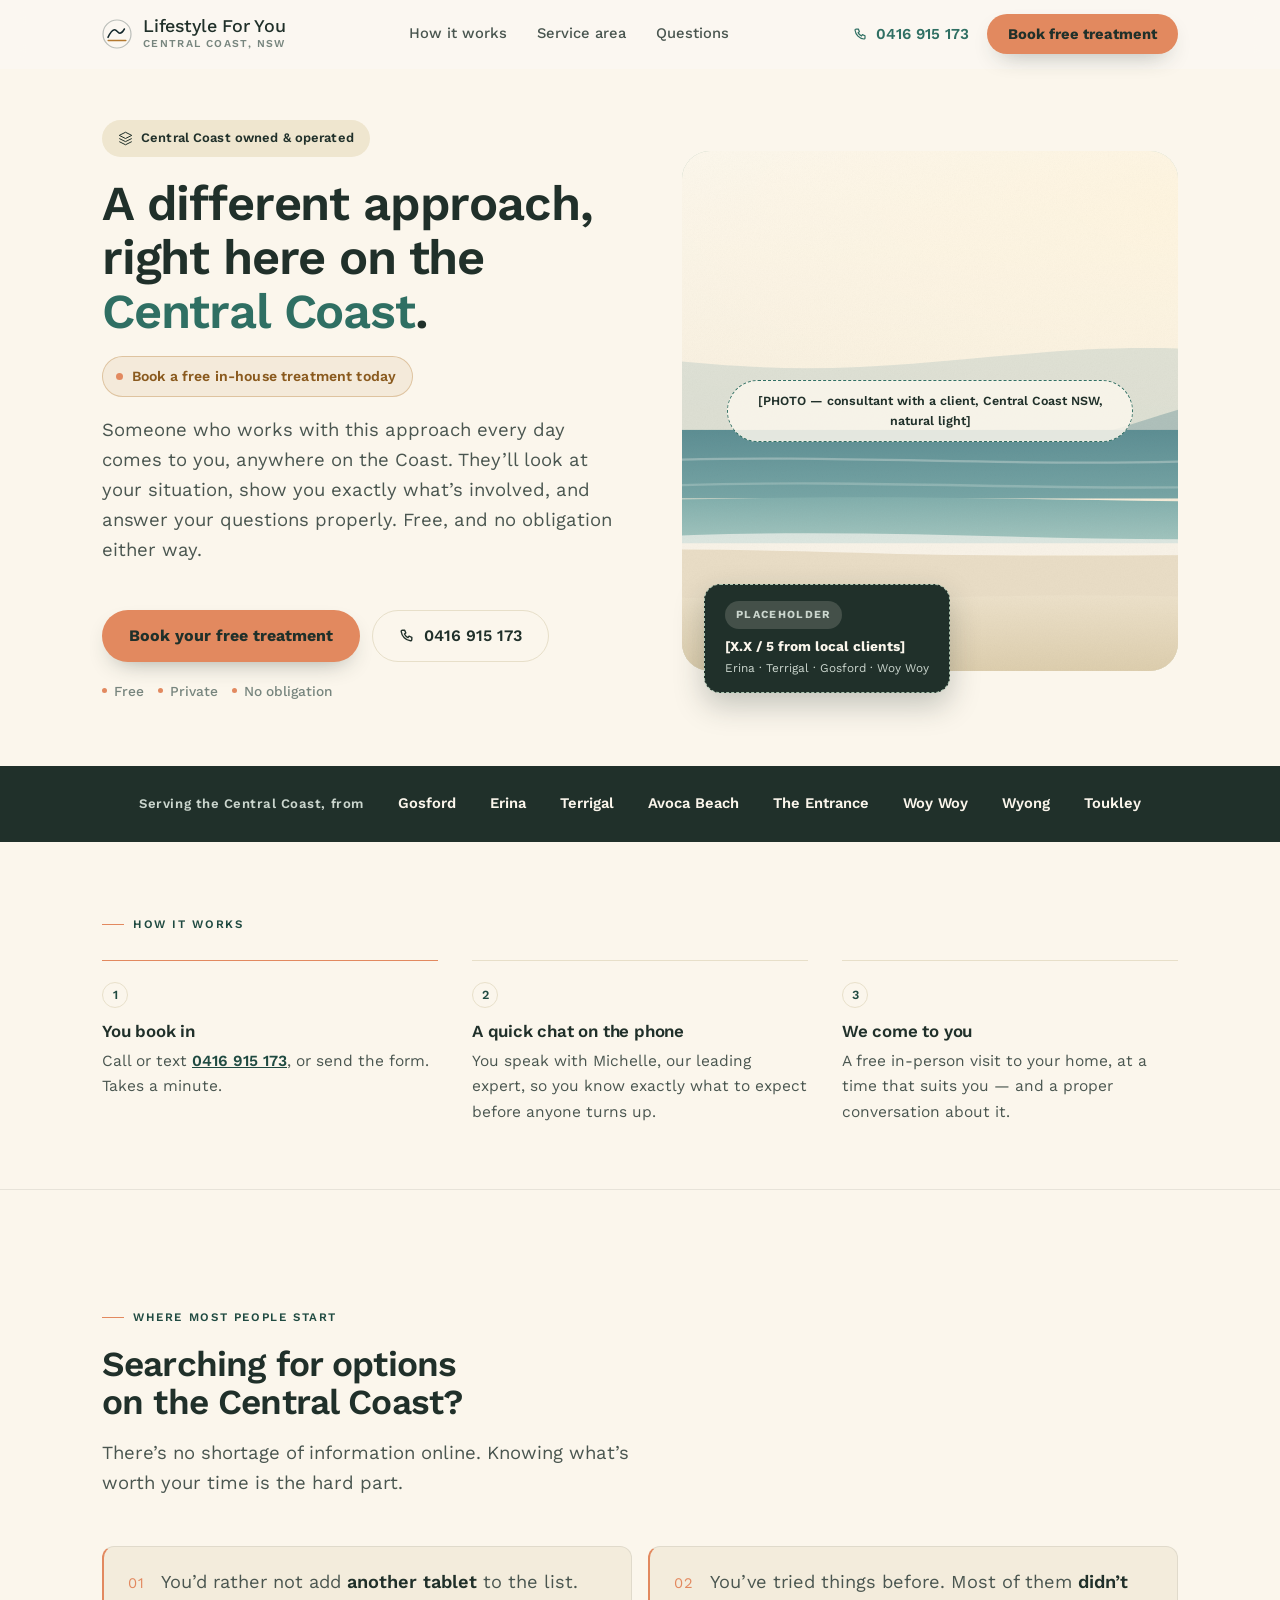
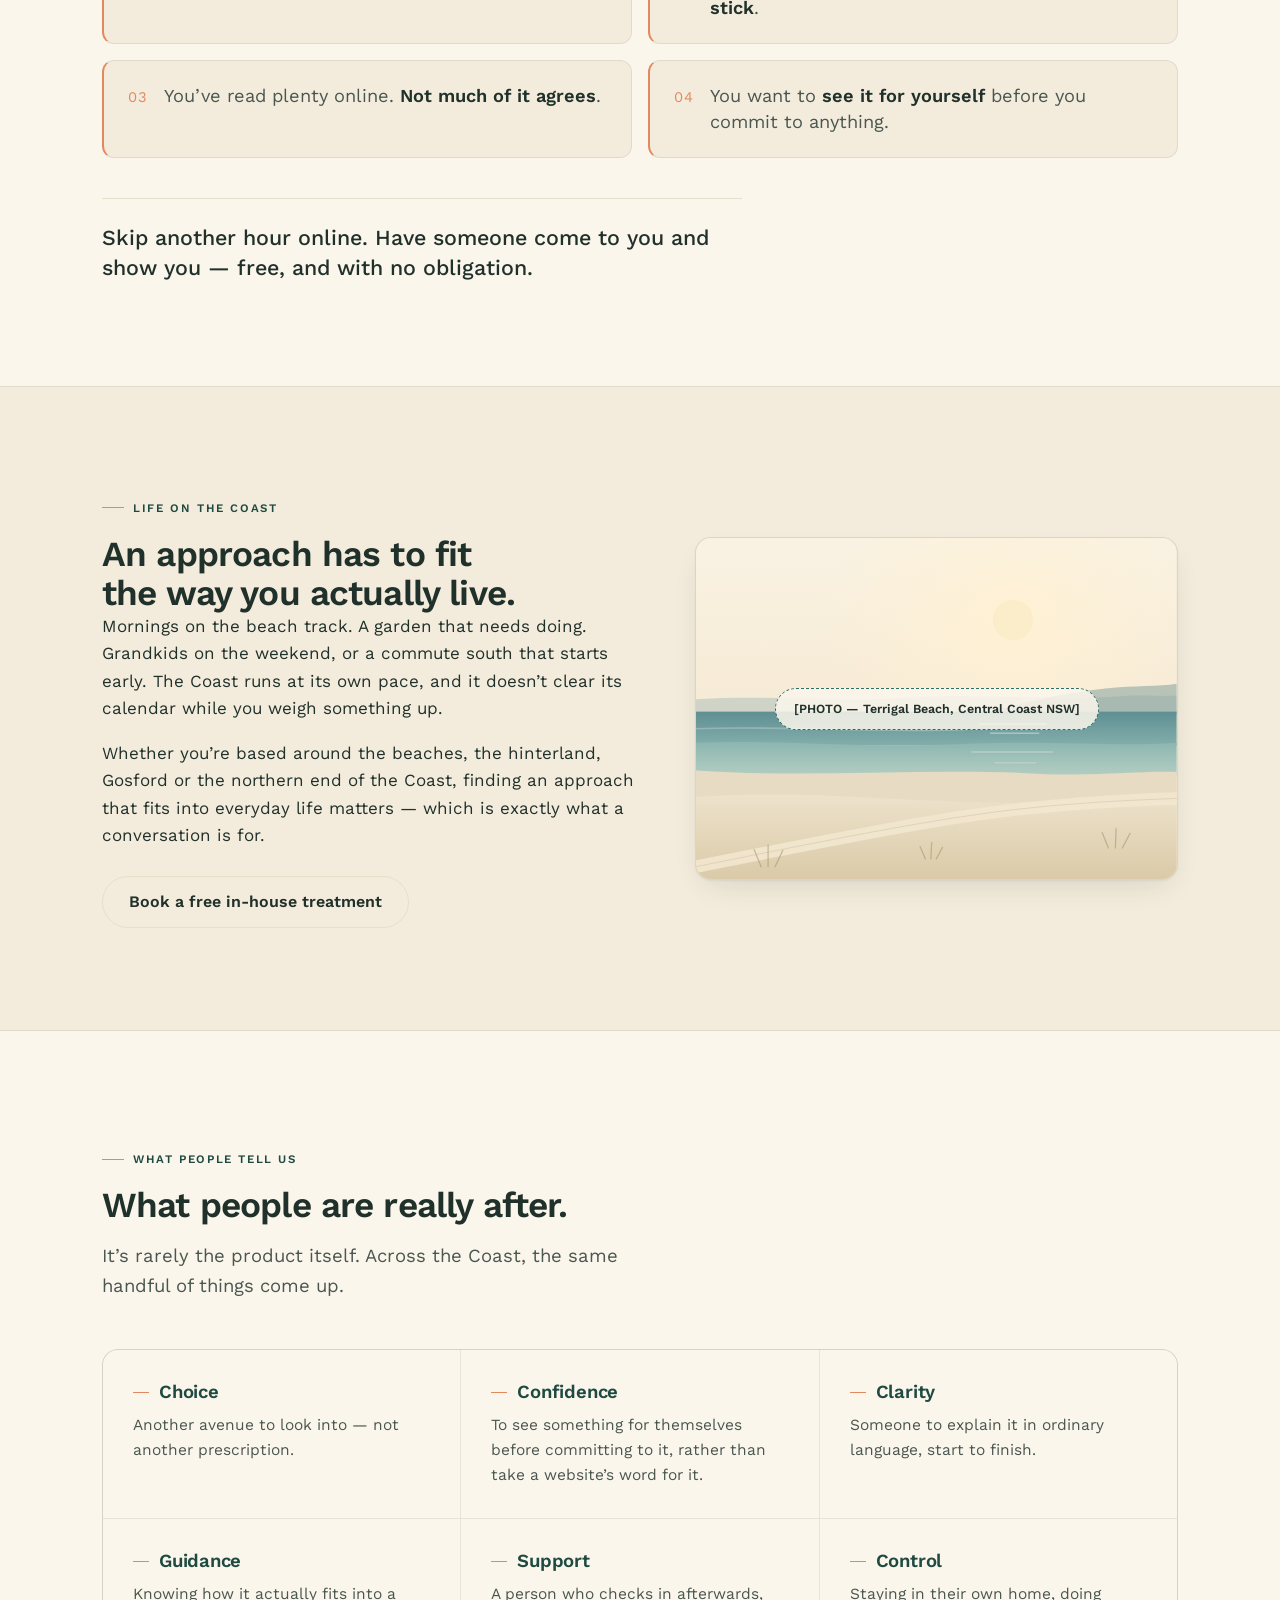
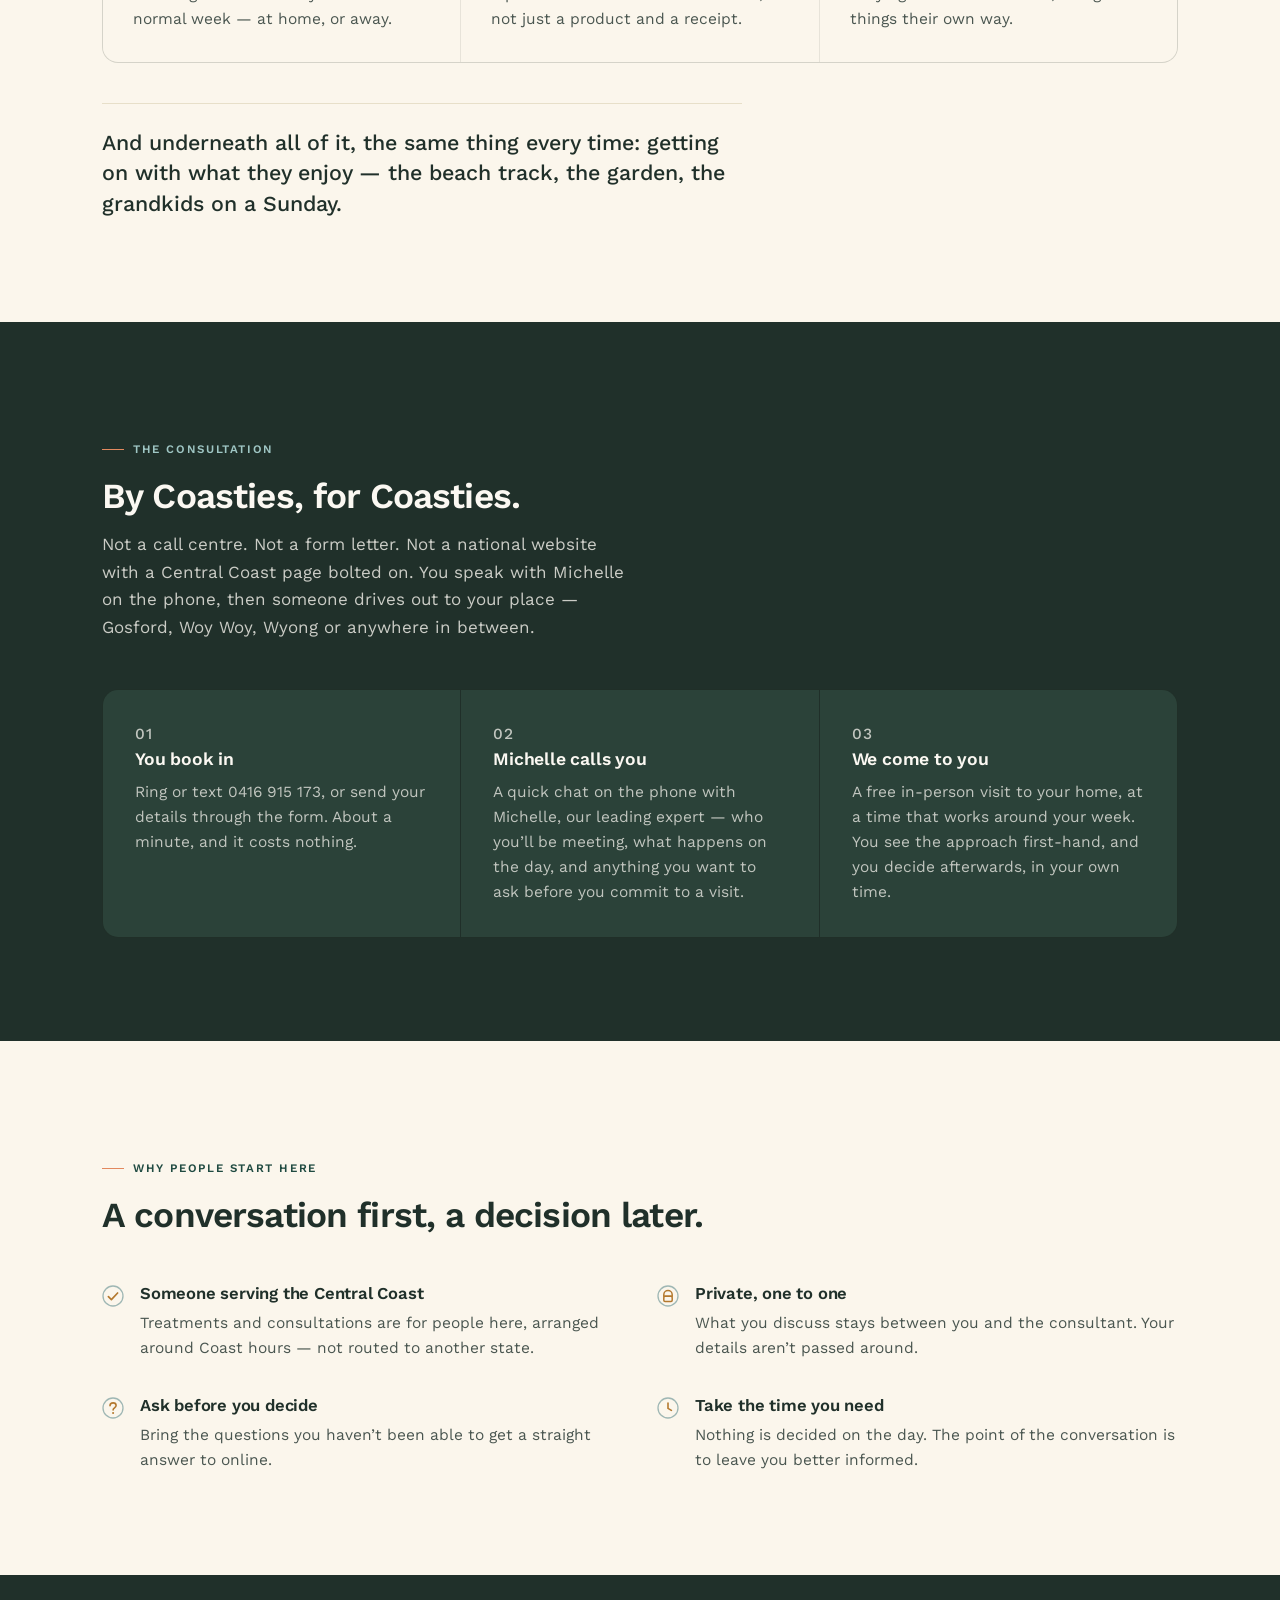
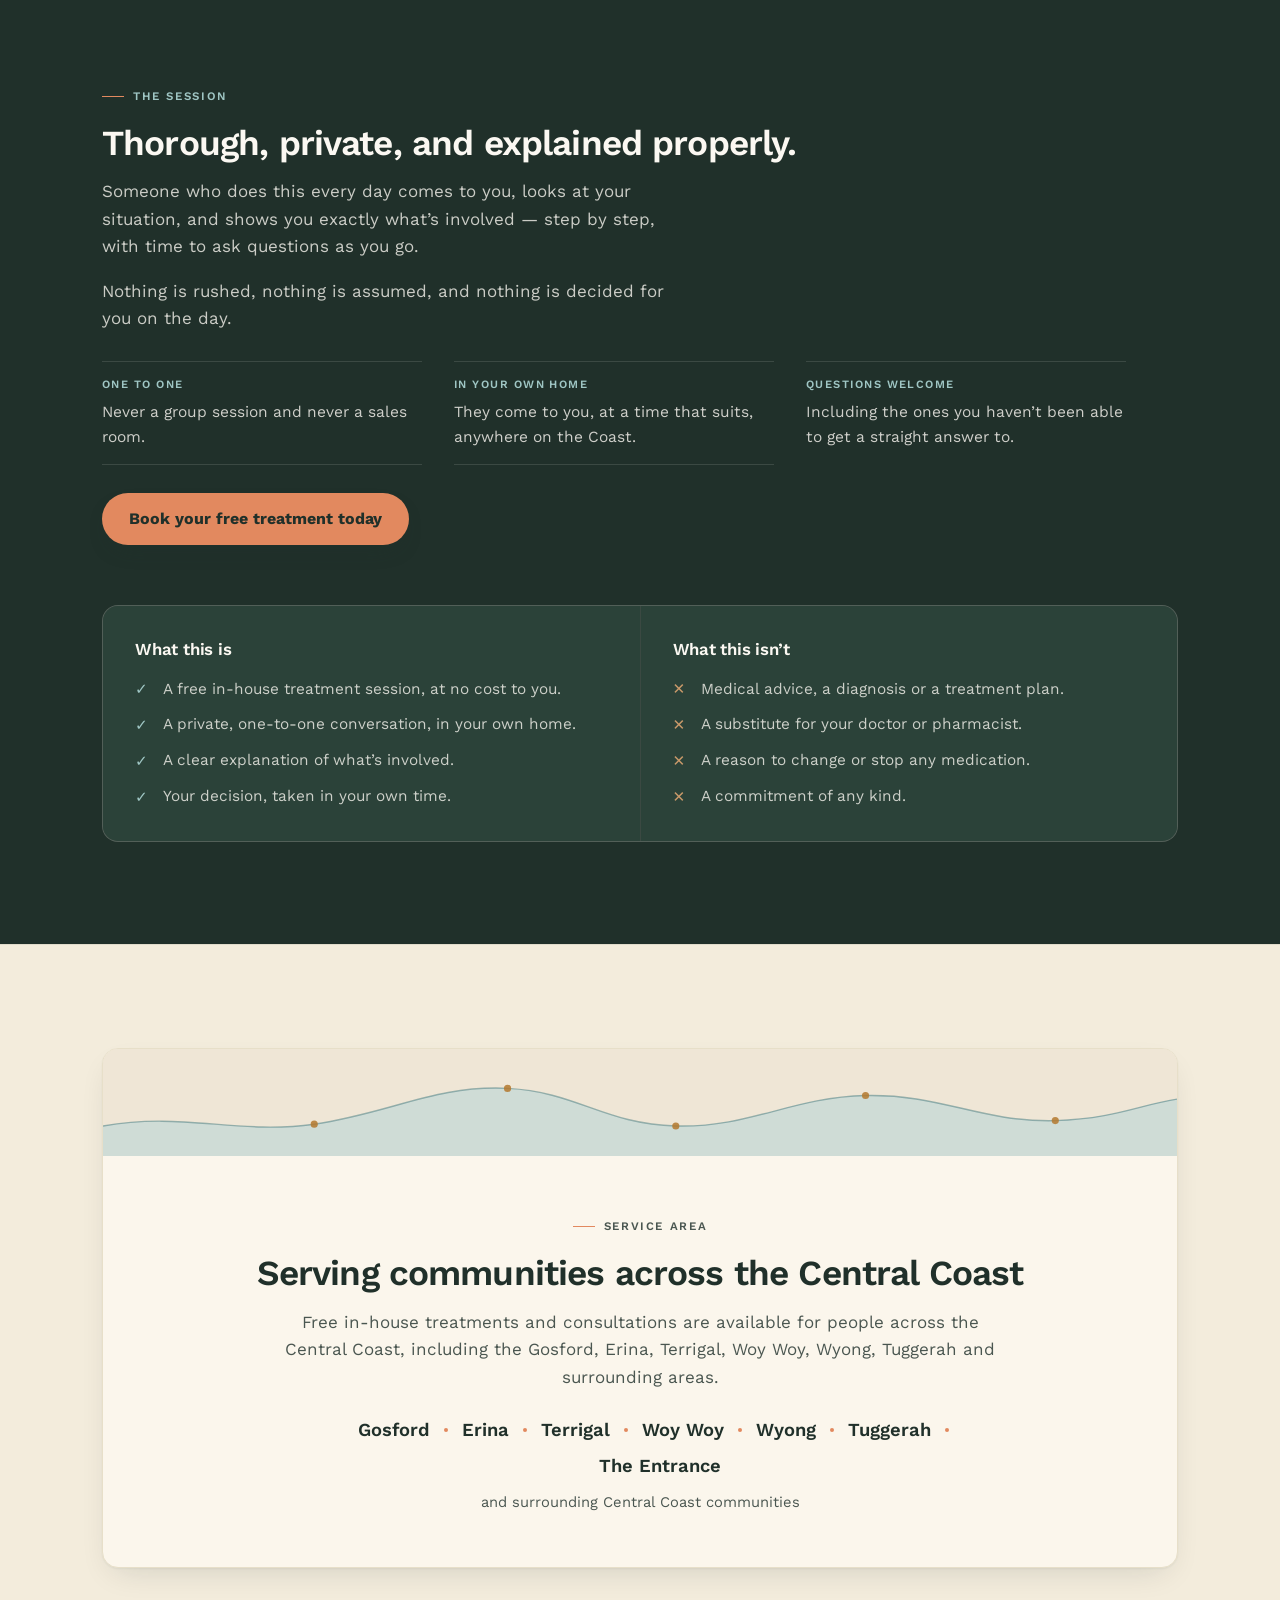
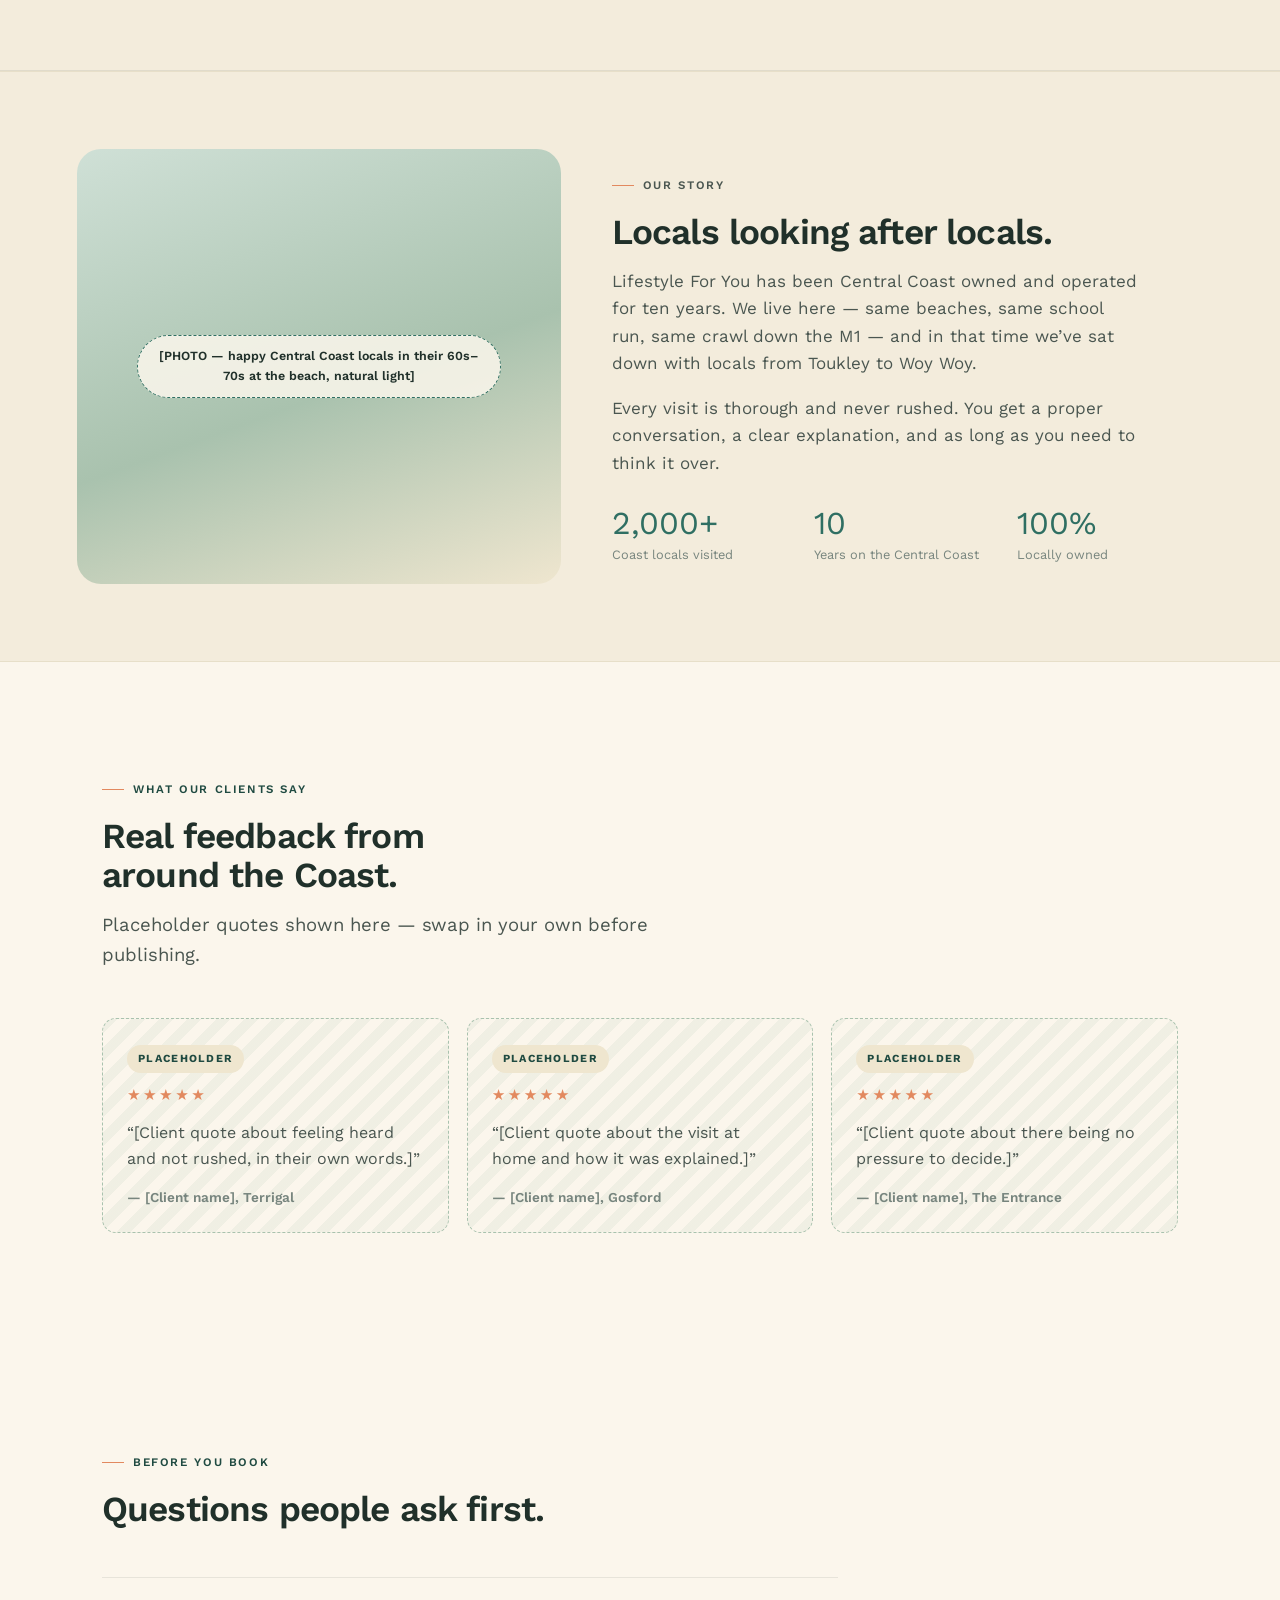
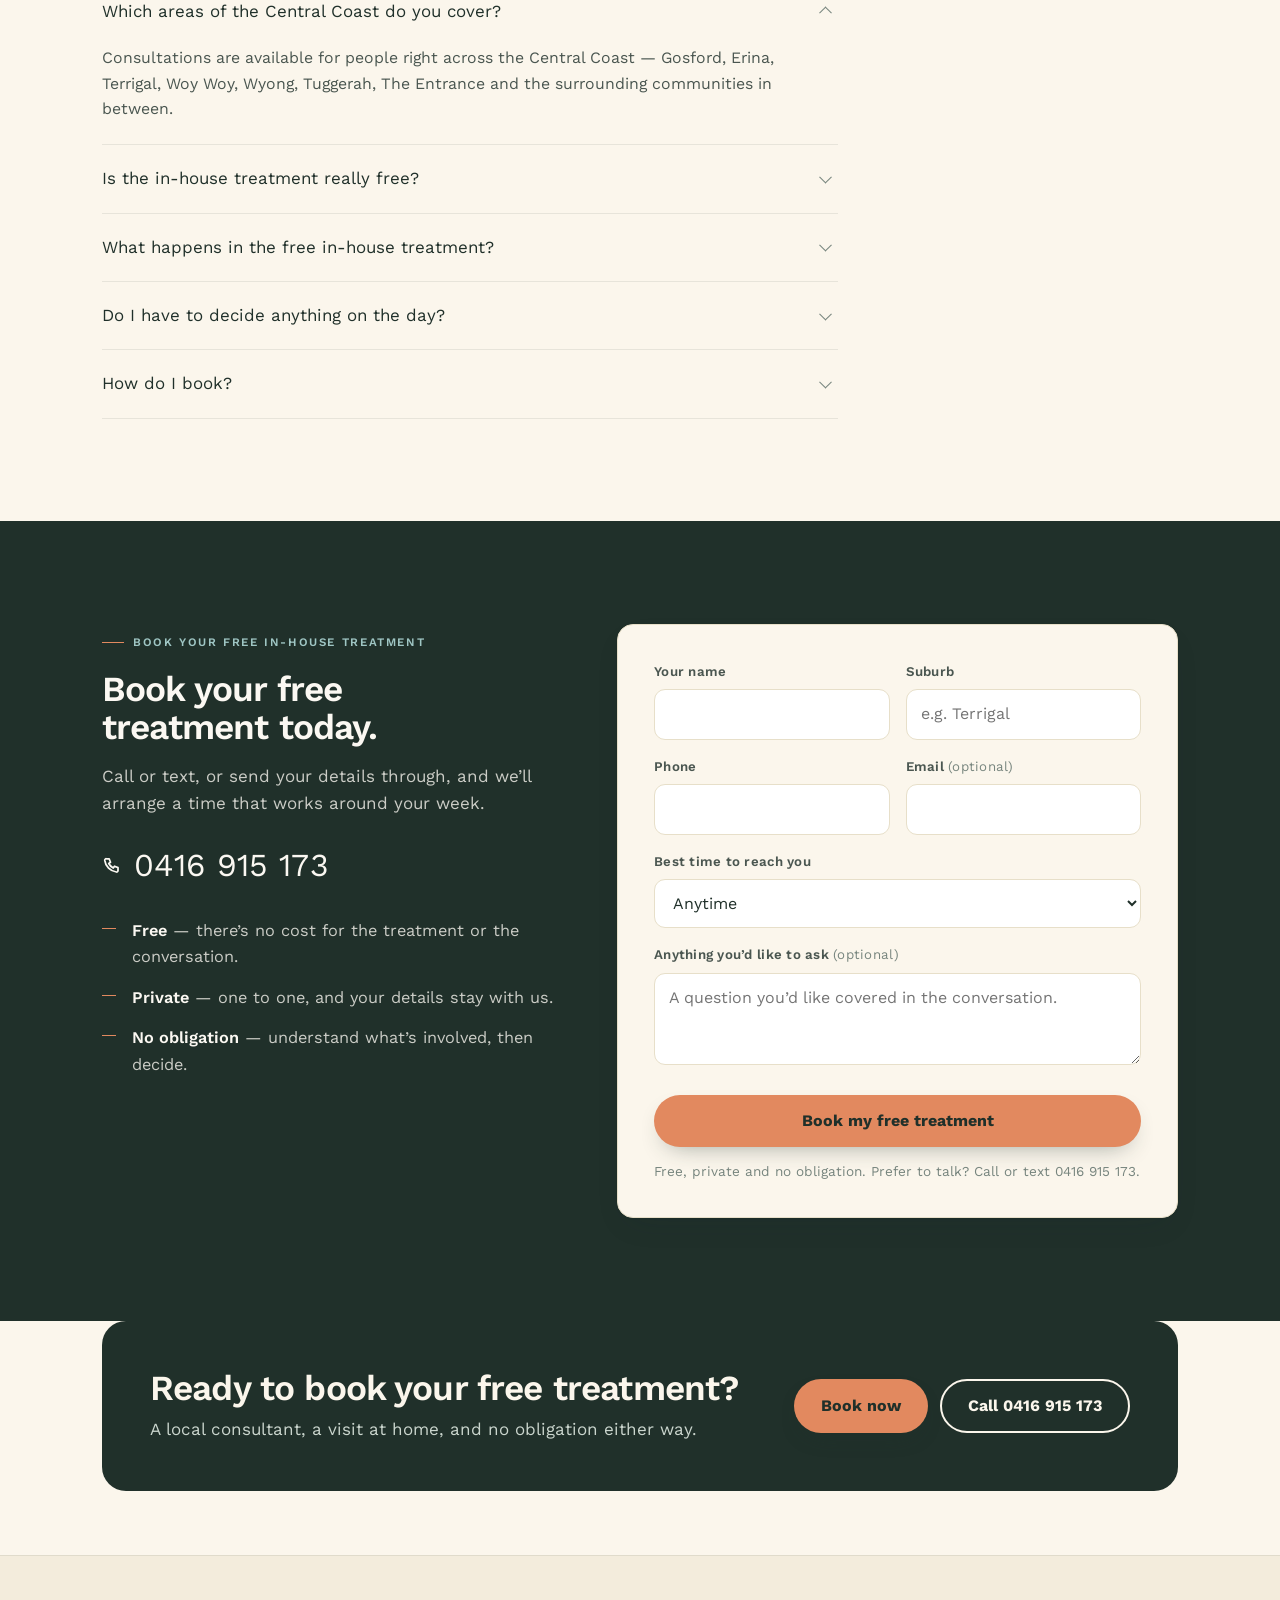
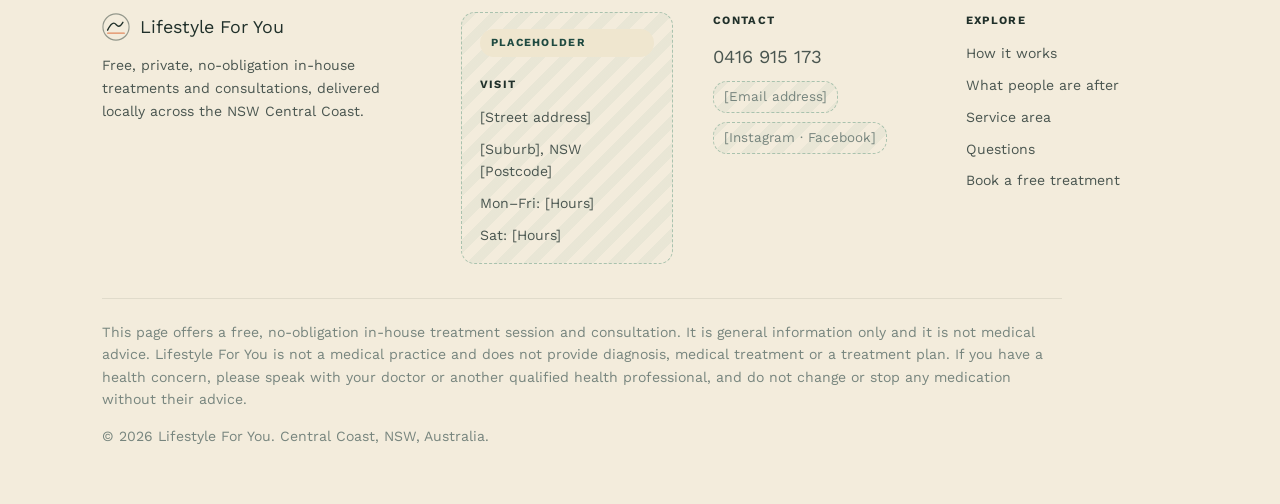
<file: central-coast/index.html>
<!doctype html>
<html lang="en-AU">
<head>
<meta charset="utf-8">
<meta name="viewport" content="width=device-width, initial-scale=1">

<!-- =====================================================================
     CENTRAL COAST NSW — FREE CONSULTATION LANDING PAGE

     A local lead-generation page for people on the NSW Central Coast.
     The single conversion goal is a booked free, private, no-obligation
     consultation.

     COMPLIANCE NOTE (read before editing copy)
     This page deliberately makes NO therapeutic claim of any kind. It does
     not name, describe or imply a product, does not mention a condition,
     symptom, outcome or benefit, and never promises relief, treatment or
     recovery. Every call to action is about the CONVERSATION, not an
     outcome. Australian therapeutic-goods advertising rules are the reason
     for that restraint — any claim added here has to be separately
     authorised and substantiated before it goes live.

     Nothing on this page is invented. There is no street address, no
     clinic, no opening hours, no review, no award, no customer count, no
     "years serving the Coast", no affiliation. If those become genuinely
     available they must be reviewed for compliance before inclusion.

     TO CONFIGURE (search for CONFIGURE):
       1. FORM_ENDPOINT  — in the script at the foot of this file. STILL EMPTY.
                           Until it is set there is no inbox to deliver to
                           (no email address was supplied), so the form hands
                           the visitor straight to the phone instead of
                           silently losing the lead. See the script.
       2. The canonical URL and og:url below.

     Already configured: business name "Lifestyle For You", phone
     0416 915 173. There is deliberately no email address anywhere on the
     page, because none was supplied.
     ===================================================================== -->

<!-- PARKED, NOT LIVE. This page has nothing to do with Cupco — it only
     shares this repository for now. While it sits under the Cupco domain it
     must stay out of search, or it competes with, and confuses, cupco.com.au.
     REMOVE this tag the moment the page moves to its own domain: local SEO is
     a core requirement of the brief and noindex cancels all of it. -->
<meta name="robots" content="noindex, nofollow">

<title>Free In-House Treatment &amp; Consultation, Central Coast NSW | Lifestyle For You</title>
<meta name="description" content="Book a free in-house treatment and private consultation today, anywhere on the NSW Central Coast. No cost, no obligation. Serving Gosford, Erina, Terrigal, Woy Woy, Wyong, Tuggerah and surrounding communities. Call 0416 915 173.">

<!-- CONFIGURE: set to the live URL before launch. -->
<link rel="canonical" href="https://example.com/central-coast/">

<meta property="og:type" content="website">
<meta property="og:title" content="Book a Free In-House Treatment Today — Central Coast NSW | Lifestyle For You">
<meta property="og:description" content="Someone who works with this approach every day comes to you, anywhere on the Central Coast. A free in-house treatment, your questions answered properly, no obligation.">
<meta property="og:locale" content="en_AU">
<meta property="og:url" content="https://example.com/central-coast/">
<meta name="twitter:card" content="summary">

<!-- Regional signals. These describe the SERVICE AREA (a real region), not a
     premises — there is no address here to claim. -->
<meta name="geo.region" content="AU-NSW">
<meta name="geo.placename" content="Central Coast, New South Wales">
<meta name="ICBM" content="-33.4269, 151.3417">

<link rel="preconnect" href="https://fonts.googleapis.com">
<link rel="preconnect" href="https://fonts.gstatic.com" crossorigin>
<link href="https://fonts.googleapis.com/css2?family=Work+Sans:wght@400;500;600;700&display=swap" rel="stylesheet">

<!-- Structured data.
     Service + areaServed, not LocalBusiness-with-an-address: there is no
     premises to publish, and inventing one would be a fabrication. The
     suburbs listed are the genuine service area. No aggregateRating, no
     openingHours, no address — none of those are known. -->
<script type="application/ld+json">
{
  "@context": "https://schema.org",
  "@graph": [
    {
      "@type": "Organization",
      "@id": "https://example.com/central-coast/#org",
      "name": "Lifestyle For You",
      "telephone": "+61416915173",
      "description": "Free in-house treatments and private one-to-one consultations for people across the Central Coast of New South Wales.",
      "areaServed": {
        "@type": "GeoCircle",
        "name": "Central Coast, New South Wales",
        "geoMidpoint": { "@type": "GeoCoordinates", "latitude": -33.35, "longitude": 151.42 },
        "geoRadius": "35000"
      }
    },
    {
      "@type": "Service",
      "name": "Free in-house treatment and consultation — Central Coast NSW",
      "serviceType": "In-house treatment session and private consultation",
      "description": "A free, private, no-obligation in-house treatment and one-to-one consultation for people on the NSW Central Coast who want to experience an alternative approach first-hand, ask questions, and decide whether to explore it further.",
      "telephone": "+61416915173",
      "provider": { "@id": "https://example.com/central-coast/#org" },
      "areaServed": [
        { "@type": "AdministrativeArea", "name": "Central Coast Council, New South Wales" },
        { "@type": "Place", "name": "Gosford, NSW" },
        { "@type": "Place", "name": "Erina, NSW" },
        { "@type": "Place", "name": "Terrigal, NSW" },
        { "@type": "Place", "name": "Woy Woy, NSW" },
        { "@type": "Place", "name": "Wyong, NSW" },
        { "@type": "Place", "name": "Tuggerah, NSW" },
        { "@type": "Place", "name": "The Entrance, NSW" }
      ],
      "offers": {
        "@type": "Offer",
        "price": "0",
        "priceCurrency": "AUD",
        "description": "The in-house treatment and consultation are free and carry no obligation."
      }
    },
    {
      "@type": "FAQPage",
      "mainEntity": [
        {
          "@type": "Question",
          "name": "Which areas of the Central Coast do you cover?",
          "acceptedAnswer": { "@type": "Answer", "text": "Consultations are available for people right across the Central Coast — Gosford, Erina, Terrigal, Woy Woy, Wyong, Tuggerah, The Entrance and the surrounding communities in between." }
        },
        {
          "@type": "Question",
          "name": "Is the consultation really free?",
          "acceptedAnswer": { "@type": "Answer", "text": "Yes. The consultation is free, and there is no obligation to go any further afterwards." }
        },
        {
          "@type": "Question",
          "name": "What happens in the free in-house treatment?",
          "acceptedAnswer": { "@type": "Answer", "text": "You book in, Michelle calls you first so you know what to expect, and then someone comes to you at home at a time that suits. They look at your situation, show you first-hand what is involved, and answer your questions. You decide afterwards, in your own time." }
        },
        {
          "@type": "Question",
          "name": "Do I have to decide anything on the day?",
          "acceptedAnswer": { "@type": "Answer", "text": "No. The purpose of the session is to give you the information you need. Nothing is decided for you, and you are free to take as long as you like." }
        },
        {
          "@type": "Question",
          "name": "How do I book?",
          "acceptedAnswer": { "@type": "Answer", "text": "Call or text 0416 915 173, or send your details through the form on this page. Michelle will call you back to arrange a time that suits, and then we come to you." }
        }
      ]
    }
  ]
}
</script>

<style>
/* =========================================================================
   DESIGN NOTE

   Coastal, natural, relaxed, premium, warm, Australian — and deliberately
   NOT a tourism site. The restraint is the point: this should read as a
   considered local service, not a holiday brochure and not a national
   health template with "Central Coast" find-and-replaced into it.

   Palette is drawn from the region rather than from stock wellness green:
   a deep headland ink, bone and sand grounds, a muted sea teal for
   interactive elements, and a single warm banksia ochre used sparingly as
   the accent. Light-only by choice, with every surface painted explicitly.

   Type: Work Sans throughout — 600 at tight tracking for headlines, 400/500
   for reading and UI. The supplied design paired a display serif with it;
   the serif was dropped at the client's request.

   Imagery is hand-built inline SVG, not photography. That is a deliberate
   placeholder decision: generic overseas stock would read instantly as
   wrong here, and no genuine Central Coast photography was supplied. The
   scenes are illustrative Australian coastal forms — headland, ocean,
   dune, banksia — and cost ~6KB rather than a megabyte, which keeps the
   first mobile paint fast. Replace with real Central Coast NSW photography
   when it is available (see README).
   ========================================================================= */

:root{
  /* Palette and type taken from the supplied design: eucalypt green as the
     primary, a warm terracotta accent, paper and card creams. */
  --ink:#20302A;
  --ink-2:#2B4239;
  --bone:#FBF6EC;
  --bone-2:#F3ECDC;
  --sand:#EFE6CF;
  --sand-deep:#E7DFC9;
  --sea:#2F6F63;
  --sea-deep:#1F4A41;
  --sea-tint:rgba(47,111,99,.10);
  --ochre:#E2895F;
  --sage:#A9C2AE;
  --text:#20302A;
  --text-soft:#4A5650;
  --text-faint:#77857E;
  --line:#E7DFC9;
  --line-soft:rgba(32,48,42,.09);
  --shadow:0 1px 2px rgba(18,38,43,.05),0 12px 32px -12px rgba(18,38,43,.16);
  --radius:16px;
  --maxw:1120px;
}

*,*::before,*::after{box-sizing:border-box;}

html{-webkit-text-size-adjust:100%;scroll-behavior:smooth;}
@media (prefers-reduced-motion:reduce){
  html{scroll-behavior:auto;}
  *{animation-duration:.001ms !important;transition-duration:.001ms !important;}
}

body{
  margin:0;
  background:var(--bone);
  color:var(--text);
  font-family:'Work Sans',ui-sans-serif,system-ui,-apple-system,'Segoe UI',sans-serif;
  font-size:17px;
  line-height:1.62;
  -webkit-font-smoothing:antialiased;
}

h1,h2,h3{
  font-family:'Work Sans',ui-sans-serif,system-ui,sans-serif;
  font-weight:600;
  letter-spacing:-.024em;
  line-height:1.1;
  color:var(--ink);
  margin:0;
  text-wrap:balance;
}
h1{font-size:clamp(1.95rem,4.7vw,3.05rem);}
h2{font-size:clamp(1.55rem,3.2vw,2.2rem);}
h3{font-size:1.1rem;line-height:1.32;letter-spacing:-.012em;}
p{margin:0 0 1em 0;}
p:last-child{margin-bottom:0;}
a{color:var(--sea-deep);}

.wrap{width:100%;max-width:var(--maxw);margin:0 auto;padding:0 22px;}

.eyebrow{
  display:inline-flex;align-items:center;gap:9px;
  font-size:.72rem;font-weight:600;letter-spacing:.14em;text-transform:uppercase;
  color:var(--sea-deep);margin:0 0 18px 0;
}
.eyebrow::before{
  content:"";width:22px;height:1px;background:var(--ochre);flex:none;
}
.lede{font-size:clamp(1.02rem,1.7vw,1.16rem);color:var(--text-soft);max-width:46ch;}

/* ---------- buttons ---------- */
.btn{
  display:inline-flex;align-items:center;justify-content:center;gap:10px;
  font-family:inherit;font-size:1rem;font-weight:600;line-height:1;
  padding:17px 26px;border-radius:999px;border:1px solid transparent;
  text-decoration:none;cursor:pointer;text-align:center;
  transition:background-color .18s ease,color .18s ease,transform .18s ease,box-shadow .18s ease;
}
.btn-primary{
  background:var(--ochre);color:var(--ink);font-weight:700;
  box-shadow:0 10px 24px -12px rgba(32,48,42,.45);
}
.btn-primary:hover{background:#D5764A;transform:translateY(-1px);}
.btn-green{background:var(--sea);color:var(--bone);font-weight:600;}
.btn-green:hover{background:var(--sea-deep);transform:translateY(-1px);}
.btn-ghost{
  background:transparent;color:var(--ink);border-color:var(--sand-deep);
}
.btn-ghost:hover{background:rgba(32,48,42,.05);}
.btn-sm{padding:12px 20px;font-size:.92rem;}
.btn:focus-visible,a:focus-visible,input:focus-visible,select:focus-visible,textarea:focus-visible,summary:focus-visible{
  outline:2px solid var(--sea);outline-offset:3px;
}

.assurance{
  display:flex;flex-wrap:wrap;align-items:center;gap:6px 14px;
  margin:18px 0 0 0;font-size:.86rem;font-weight:500;color:var(--text-faint);
}
.assurance span{display:inline-flex;align-items:center;gap:7px;}
.assurance span::before{
  content:"";width:5px;height:5px;border-radius:50%;background:var(--ochre);flex:none;
}

/* ---------- header ---------- */
.site-header{
  position:sticky;top:0;z-index:60;
  background:rgba(251,248,242,.88);
  backdrop-filter:saturate(1.4) blur(12px);
  border-bottom:1px solid transparent;
  transition:border-color .2s ease;
}
.site-header.is-stuck{border-bottom-color:var(--line-soft);}
.header-inner{
  display:flex;align-items:center;justify-content:space-between;gap:20px;
  min-height:68px;
}
.wordmark{
  display:inline-flex;align-items:center;gap:11px;
  text-decoration:none;color:var(--ink);
}
.wordmark svg{flex:none;}
.wordmark b{
  font-family:'Work Sans',sans-serif;font-weight:500;font-size:1.12rem;
  letter-spacing:-.01em;line-height:1.1;display:block;
}
.wordmark small{
  display:block;font-size:.66rem;white-space:nowrap;font-weight:600;letter-spacing:.13em;
  text-transform:uppercase;color:var(--text-faint);
}
.header-nav{display:flex;align-items:center;gap:30px;}
.header-nav a{
  font-size:.92rem;font-weight:500;color:var(--text-soft);text-decoration:none;
}
.header-nav a:hover{color:var(--ink);}

/* ---------- hero, in the supplied two-column form ---------- */
.hero{background:var(--bone);padding:clamp(28px,4vw,60px) 0 clamp(36px,5vw,72px) 0;}
.hero-grid{display:grid;grid-template-columns:1fr;gap:clamp(28px,4vw,56px);align-items:center;}
@media (min-width:940px){.hero-grid{grid-template-columns:1.02fr .98fr;gap:64px;}}
.hero-copy{display:flex;flex-direction:column;align-items:flex-start;}
.badge{
  display:inline-flex;align-items:center;gap:8px;
  background:var(--sand);border-radius:999px;padding:8px 16px;
  font-size:.81rem;font-weight:600;letter-spacing:.01em;color:var(--ink);
  margin:0 0 20px 0;
}
.hero h1{margin-bottom:18px;}
.hero h1 em{font-style:normal;color:var(--sea);}
.hero .lede{max-width:34rem;}
.hero-cta{display:flex;flex-wrap:wrap;gap:12px;margin-top:26px;}
.hero-visual{position:relative;}
.hero-photo{
  position:relative;width:100%;height:clamp(260px,42vw,520px);
  border-radius:28px;overflow:hidden;background:var(--sage);
  display:flex;align-items:center;justify-content:center;
}
.hero-art{position:absolute;inset:0;width:100%;height:100%;display:block;}
.photo-tag{
  position:relative;z-index:1;max-width:82%;text-align:center;
  font-size:.78rem;font-weight:600;color:var(--ink);
  background:rgba(251,246,236,.86);padding:10px 18px;border-radius:999px;
  border:1.5px dashed var(--sea);
}
.review-chip.ph{
  position:absolute;left:22px;bottom:-22px;
  background:var(--ink);color:var(--bone);border-radius:16px;
  padding:14px 20px;box-shadow:0 12px 30px rgba(32,48,42,.25);
  border-color:var(--sage);
}
.review-chip .big{font-size:.86rem;font-weight:700;}
.review-chip .small{font-size:.74rem;color:#CBD6CE;margin-top:2px;}
.review-chip .ph-tag{background:rgba(251,246,236,.16);color:#CBD6CE;margin-bottom:6px;}

/* ---------- suburb strip ---------- */
.strip{
  background:var(--ink);display:flex;flex-wrap:wrap;
  align-items:center;justify-content:center;gap:14px 34px;
  padding:26px 22px;
}
.strip-label{color:#CBD6CE;font-size:.82rem;font-weight:600;letter-spacing:.04em;}
.suburb{color:var(--bone);font-size:.92rem;font-weight:600;}

/* ---------- generic sections ---------- */
section{position:relative;}
.band{padding:clamp(56px,8vw,104px) 0;}
.band-sand{background:var(--bone-2);border-top:1px solid var(--line-soft);border-bottom:1px solid var(--line-soft);}
.band-ink{background:var(--ink);color:rgba(251,248,242,.82);}
.band-ink h2,.band-ink h3{color:#FBF8F2;}
.band-ink .eyebrow{color:#9FC6C4;}
.band-ink .eyebrow::before{background:var(--ochre);}
.section-head{max-width:38rem;margin-bottom:clamp(30px,4vw,48px);}
.section-head p{margin-top:16px;}



/* ---------- placeholders ----------
   Nothing in a .ph block is real. Each one is a slot waiting for something
   the business actually has: a photo, a rating, a review, a number, an
   address. They are styled to look unfinished on purpose — dashed, muted,
   bracketed — so this page cannot be mistaken for ready to publish. Fill
   them in or delete the block; never leave one live.
   The README lists every one. */
.ph{
  position:relative;
  border:1.5px dashed var(--sage);
  background:repeating-linear-gradient(135deg,rgba(169,194,174,.13) 0 10px,transparent 10px 20px);
  border-radius:14px;color:var(--text-faint);
}
.ph-tag{
  display:inline-block;font-size:.68rem;font-weight:700;letter-spacing:.12em;
  text-transform:uppercase;color:var(--sea-deep);
  background:var(--sand);border-radius:999px;padding:5px 11px;margin-bottom:10px;
}
.ph-note{
  font-size:.82rem;color:var(--text-faint);font-style:italic;margin:12px 0 0 0;
}

/* ---------- how it works ---------- */
.band-flow{padding:clamp(40px,5vw,64px) 0;border-bottom:1px solid var(--line-soft);}
.band-flow .eyebrow{margin-bottom:26px;}
.flow{
  list-style:none;margin:0;padding:0;
  display:grid;grid-template-columns:1fr;gap:26px;counter-reset:flow;
}
@media (min-width:820px){
  .flow{grid-template-columns:repeat(3,1fr);gap:0 34px;}
}
.flow li{position:relative;padding-top:20px;}
/* The hairline that joins the steps, drawn only where there is a next step */
.flow li::before{
  content:"";position:absolute;left:0;right:0;top:0;height:1px;background:var(--line);
}
.flow li:first-child::before{background:var(--ochre);}
.flow-n{
  display:inline-flex;align-items:center;justify-content:center;
  width:26px;height:26px;border-radius:50%;
  border:1px solid var(--line);background:var(--bone);
  font-size:.78rem;font-weight:600;color:var(--sea-deep);
  margin-bottom:12px;
}
.flow h3{font-size:1.06rem;margin-bottom:7px;}
.flow p{margin:0;font-size:.97rem;color:var(--text-soft);}
.flow a{font-weight:600;white-space:nowrap;}

/* ---------- searching / problem framing ---------- */
.points{
  display:grid;gap:14px;margin:0;padding:0;list-style:none;max-width:44rem;
}
.points li{
  position:relative;padding:0 0 0 30px;color:var(--text-soft);
  font-size:1.02rem;
}
.points li::before{
  content:"";position:absolute;left:0;top:.62em;
  width:14px;height:1px;background:var(--ochre);
}
.points li strong{color:var(--ink);font-weight:600;}
.pull{
  margin:clamp(28px,4vw,40px) 0 0 0;padding:24px 0 0 0;
  border-top:1px solid var(--line);
  max-width:40rem;
  font-family:'Work Sans',sans-serif;font-weight:500;font-size:clamp(1.1rem,2.2vw,1.34rem);
  line-height:1.42;color:var(--ink);
}



/* ---------- pain points ---------- */
.painpoints{
  list-style:none;margin:0;padding:0;
  display:grid;grid-template-columns:1fr;gap:14px;
}
@media (min-width:720px){.painpoints{grid-template-columns:repeat(2,1fr);gap:16px;}}
.painpoints li{
  position:relative;
  display:flex;align-items:flex-start;gap:16px;
  padding:22px 24px;
  background:var(--bone-2);
  border:1px solid var(--line-soft);
  border-left:2px solid var(--ochre);
  border-radius:12px;
  transition:transform .2s ease,box-shadow .2s ease,background-color .2s ease;
}
.painpoints li:hover{
  transform:translateY(-2px);
  background:var(--bone);
  box-shadow:var(--shadow);
}
.pp-n{
  flex:none;font-family:'Work Sans',sans-serif;font-size:.92rem;
  color:var(--ochre);letter-spacing:.06em;padding-top:.22em;
}
.painpoints p{
  margin:0;
  font-size:clamp(1rem,1.7vw,1.14rem);
  line-height:1.42;color:var(--text-soft);
}
.painpoints strong{font-weight:600;color:var(--ink);}
@media (prefers-reduced-motion:reduce){.painpoints li:hover{transform:none;}}



/* ---------- what people are after ---------- */
.want-grid{display:grid;grid-template-columns:1fr;gap:1px;background:var(--line-soft);
  border:1px solid var(--line-soft);border-radius:var(--radius);overflow:hidden;}
@media (min-width:640px){.want-grid{grid-template-columns:repeat(2,1fr);}}
@media (min-width:960px){.want-grid{grid-template-columns:repeat(3,1fr);}}
.want-item{background:var(--bone);padding:clamp(22px,2.6vw,30px);}
.want-item h3{
  font-size:1.16rem;margin-bottom:8px;color:var(--sea-deep);
  display:flex;align-items:center;gap:10px;
}
.want-item h3::before{
  content:"";width:16px;height:1px;background:var(--ochre);flex:none;
}
.want-item p{margin:0;font-size:.97rem;color:var(--text-soft);}

/* ---------- lifestyle / local identity ---------- */
.split{
  display:grid;grid-template-columns:1fr;gap:clamp(30px,5vw,60px);align-items:center;
}
@media (min-width:880px){
  .split{grid-template-columns:1.05fr .95fr;}
  .split.reverse > *:first-child{order:2;}
}
.scene-card{
  position:relative;border-radius:var(--radius);overflow:hidden;background:var(--sand);
  border:1px solid var(--line-soft);box-shadow:var(--shadow);
  display:flex;align-items:center;justify-content:center;
}
.scene-tag{position:absolute;z-index:2;}
.scene-card svg{display:block;width:100%;height:auto;}

/* ---------- consultation steps ---------- */
.steps{
  display:grid;grid-template-columns:1fr;gap:1px;
  background:var(--line-soft);border:1px solid var(--line-soft);
  border-radius:var(--radius);overflow:hidden;
}
@media (min-width:760px){.steps{grid-template-columns:repeat(3,1fr);}}
.step{background:var(--bone);padding:clamp(24px,3vw,32px);}
.band-ink .step{background:var(--ink-2);}
.step-n{
  font-family:'Work Sans',sans-serif;font-size:.95rem;font-weight:500;
  color:var(--ochre);margin:0 0 14px 0;letter-spacing:.06em;
}
.step h3{margin-bottom:9px;}
.step p{font-size:.97rem;color:var(--text-soft);margin:0;}
.band-ink .step p{color:rgba(251,248,242,.72);}

/* ---------- trust ---------- */
.trust-grid{display:grid;grid-template-columns:1fr;gap:clamp(22px,3vw,34px);}
@media (min-width:700px){.trust-grid{grid-template-columns:repeat(2,1fr);}}
.trust-item{display:flex;gap:16px;align-items:flex-start;}
.trust-item svg{flex:none;margin-top:2px;}
.trust-item h3{margin-bottom:6px;font-size:1.04rem;}
.trust-item p{margin:0;font-size:.97rem;color:var(--text-soft);}

/* ---------- service area ---------- */
.area-card{
  background:var(--bone);border:1px solid var(--line);border-radius:var(--radius);
  box-shadow:var(--shadow);overflow:hidden;
}
.area-body{padding:clamp(28px,4.5vw,52px);text-align:center;}
.area-body h2{margin-bottom:16px;}
.area-body > p{margin-left:auto;margin-right:auto;max-width:46rem;color:var(--text-soft);}
.area-list{
  display:flex;flex-wrap:wrap;justify-content:center;align-items:center;
  gap:10px 0;margin:26px auto 0 auto;max-width:44rem;
  font-family:'Work Sans',sans-serif;font-weight:600;font-size:clamp(1rem,2vw,1.15rem);
  color:var(--ink);line-height:1.4;
}
.area-list li{list-style:none;display:inline-flex;align-items:center;}
.area-list li:not(:last-child)::after{
  content:"";width:4px;height:4px;border-radius:50%;background:var(--ochre);
  margin:0 14px;flex:none;
}
.area-more{
  margin:12px 0 0 0;font-size:.92rem;color:var(--text-faint);
}
.area-coast{display:block;width:100%;height:auto;background:var(--sand);}

/* ---------- faq ---------- */
.faq{max-width:46rem;}
.faq details{border-bottom:1px solid var(--line-soft);}
.faq details:first-of-type{border-top:1px solid var(--line-soft);}
.faq summary{
  list-style:none;cursor:pointer;padding:20px 40px 20px 0;position:relative;
  font-family:'Work Sans',sans-serif;font-size:1.06rem;color:var(--ink);
}
.faq summary::-webkit-details-marker{display:none;}
.faq summary::after{
  content:"";position:absolute;right:8px;top:50%;width:9px;height:9px;
  border-right:1.5px solid var(--text-faint);border-bottom:1.5px solid var(--text-faint);
  transform:translateY(-70%) rotate(45deg);transition:transform .2s ease;
}
.faq details[open] summary::after{transform:translateY(-30%) rotate(225deg);}
.faq .faq-a{padding:0 0 22px 0;color:var(--text-soft);font-size:.99rem;max-width:44rem;}

/* ---------- booking ---------- */
.book-grid{display:grid;grid-template-columns:1fr;gap:clamp(30px,5vw,56px);align-items:start;}
@media (min-width:940px){.book-grid{grid-template-columns:.9fr 1.1fr;}}
.form-card{
  background:var(--bone);border:1px solid var(--line);border-radius:var(--radius);
  padding:clamp(24px,3.5vw,36px);box-shadow:var(--shadow);
}
.field{margin-bottom:16px;}
.field label{
  display:block;font-size:.83rem;font-weight:600;letter-spacing:.02em;
  color:var(--text-soft);margin-bottom:7px;
}
.field .opt{color:var(--text-faint);font-weight:400;}
.field input,.field select,.field textarea{
  width:100%;padding:13px 14px;border-radius:11px;
  border:1.5px solid var(--line);background:#fff;color:var(--text);
  font-family:inherit;
  /* 16px minimum: iOS Safari zooms a focused control with smaller text and
     never zooms back out. */
  font-size:16px;line-height:1.4;
}
.field textarea{min-height:92px;resize:vertical;}
.field input:focus,.field select:focus,.field textarea:focus{
  border-color:var(--sea);outline:none;box-shadow:0 0 0 3px var(--sea-tint);
}
.field input.err,.field select.err{border-color:#B4453A;}
.field-row{display:grid;grid-template-columns:1fr;gap:0 16px;}
@media (min-width:560px){.field-row{grid-template-columns:1fr 1fr;}}
.form-note{font-size:.85rem;color:var(--text-faint);margin:14px 0 0 0;line-height:1.5;}
.form-card .btn{width:100%;margin-top:6px;}
.form-ok{
  display:none;text-align:center;padding:20px 0;
}
.form-ok h3{margin-bottom:10px;}
.form-ok p{color:var(--text-soft);margin:0;}
.is-sent .form-live{display:none;}
.is-sent .form-ok{display:block;}
.book-aside .points li{color:rgba(251,248,242,.78);}
.book-aside .points li strong{color:#FBF8F2;}
.book-aside .points li::before{background:var(--ochre);}


/* ---------- about ---------- */
.about{
  display:grid;grid-template-columns:1fr;gap:clamp(28px,4vw,56px);
  align-items:center;background:var(--bone-2);
  border-top:1px solid var(--line);border-bottom:1px solid var(--line);
  padding:clamp(40px,6vw,80px) 22px;
}
@media (min-width:920px){
  .about{grid-template-columns:.9fr 1.1fr;padding-left:clamp(22px,6vw,90px);padding-right:clamp(22px,6vw,90px);}
}
.about-photo{
  min-height:clamp(260px,34vw,440px);border-radius:24px;
  background:linear-gradient(160deg,#CFE0D6 0%,var(--sage) 55%,var(--sand) 100%);
  display:flex;align-items:center;justify-content:center;padding:20px;
}
.about-copy h2{margin-bottom:16px;}
.about-copy p{color:var(--text-soft);max-width:48ch;}
.stats{margin-top:30px;}
.stat-row{display:grid;grid-template-columns:repeat(3,1fr);gap:16px;}
.stat .num{font-family:'Work Sans',sans-serif;font-size:clamp(1.5rem,3vw,2rem);color:var(--sea);line-height:1;}
.stat-label{font-size:.8rem;color:var(--text-faint);margin-top:6px;}

/* ---------- testimonials ---------- */
.testi-grid{display:grid;grid-template-columns:1fr;gap:18px;}
@media (min-width:820px){.testi-grid{grid-template-columns:repeat(3,1fr);}}
.testi-card{padding:24px;}
.testi-card .stars{color:var(--ochre);letter-spacing:.16em;font-size:.95rem;margin-bottom:12px;}
.testi-card p{font-size:1rem;color:var(--text-soft);margin:0 0 14px 0;}
.testi-name{font-size:.85rem;font-weight:600;color:var(--text-faint);}

/* ---------- closing banner ---------- */
.cta-banner{
  background:var(--ink);color:var(--bone);border-radius:24px;
  padding:clamp(28px,4vw,48px);
  display:flex;flex-wrap:wrap;gap:24px;align-items:center;justify-content:space-between;
}
.cta-banner h2{color:var(--bone);margin-bottom:8px;}
.cta-banner p{color:#CBD6CE;margin:0;}
.cta-buttons{display:flex;flex-wrap:wrap;gap:12px;}
.btn-outline{background:transparent;color:var(--bone);border:2px solid var(--bone);font-weight:700;}
.btn-outline:hover{background:rgba(251,246,236,.12);}

/* ---------- footer ---------- */
.site-footer{
  background:var(--bone-2);border-top:1px solid var(--line-soft);
  padding:clamp(38px,5vw,56px) 0 calc(clamp(38px,5vw,56px) + env(safe-area-inset-bottom));
  font-size:.88rem;color:var(--text-faint);
}
.disclaimer{
  border-top:1px solid var(--line-soft);padding-top:22px;margin:0;
  max-width:60rem;line-height:1.6;
}
.footer-legal{margin:14px 0 0 0;}


.foot-grid{
  display:grid;grid-template-columns:1fr;gap:28px;margin-bottom:34px;
}
@media (min-width:700px){.foot-grid{grid-template-columns:repeat(2,1fr);gap:32px;}}
@media (min-width:1000px){.foot-grid{grid-template-columns:1.5fr 1fr 1fr 1fr;gap:40px;}}
.foot-col{display:flex;flex-direction:column;gap:9px;font-size:.88rem;color:var(--text-soft);}
.foot-col.ph{padding:16px 18px;}
.foot-title{
  font-size:.7rem;font-weight:700;letter-spacing:.12em;text-transform:uppercase;
  color:var(--ink);margin-bottom:3px;
}
.foot-col a{color:var(--text-soft);text-decoration:none;}
.foot-col a:hover{color:var(--sea-deep);}
.foot-brand p{margin:0;max-width:34ch;}
.foot-logo{
  display:flex;align-items:center;gap:10px;color:var(--ink);
  font-family:'Work Sans',sans-serif;font-size:1.12rem;margin-bottom:4px;
}
.ph-inline{
  display:inline-block;padding:4px 10px;font-size:.84rem;width:fit-content;
}

/* ---------- mobile sticky CTA ---------- */
.sticky-cta{
  display:none;
  position:fixed;left:0;right:0;bottom:0;z-index:70;
  padding:10px 14px calc(10px + env(safe-area-inset-bottom)) 14px;
  background:rgba(251,248,242,.94);
  backdrop-filter:saturate(1.4) blur(12px);
  border-top:1px solid var(--line-soft);
  transform:translateY(0);transition:transform .25s ease;
}
.sticky-cta.is-hidden{transform:translateY(120%);}
.sticky-cta .btn{width:100%;padding:15px 20px;}
.sticky-cta small{
  display:block;text-align:center;margin-top:6px;
  font-size:.74rem;color:var(--text-faint);letter-spacing:.02em;
}

@media (max-width:719px){
  body{font-size:16.5px;}
  .header-nav{display:none;}
  /* The sticky bar already carries the CTA on phones; a second one in the
     header only crowds the wordmark and wraps to two lines. */
  .site-header .btn{display:none;}
  .sticky-cta{display:block;}
  /* Clear the sticky bar so the last content is never trapped behind it. */
  .site-footer{padding-bottom:calc(120px + env(safe-area-inset-bottom));}

  /* FIRST VIEWPORT CONTRACT (phones)
     Central Coast + another approach + free consultation, all visible
     without a scroll. The copy column comes first and the photo panel
     stacks under it, so nothing competes with the CTA above the fold. */
  .hero{padding:18px 0 28px 0;}
  .hero-grid{gap:24px;}
  .hero h1{font-size:clamp(1.86rem,8vw,2.4rem);margin-bottom:12px;}
  .hero .lede{font-size:1rem;}
  .badge{font-size:.76rem;padding:7px 13px;margin-bottom:14px;}
  .hero-cta{margin-top:20px;}
  .hero-cta .btn{width:100%;}
  .hero-photo{height:230px;border-radius:22px;}
  .review-chip{left:14px;right:14px;bottom:-18px;}
  .photo-tag{font-size:.72rem;}
  .strip{gap:10px 20px;padding:22px 18px;}
  .strip-label{width:100%;text-align:center;}
}
/* Narrow phones: the wordmark's second line is the first thing to go — the
   hero eyebrow says "Central Coast, NSW" immediately below it anyway, and
   the number must never be clipped. */
@media (max-width:420px){
  .header-inner{gap:10px;}
  .wordmark{gap:9px;}
  .wordmark small{display:none;}
  .wordmark b{font-size:.98rem;}
  .header-tel{font-size:.88rem;gap:6px;}
}

/* Short phones: drop the supporting paragraph rather than push the CTA
   below the fold. The headline and the CTA are the contract. */
@media (max-width:719px) and (max-height:700px){
  .hero .lede{display:none;}
  .hero-photo{height:190px;}
}


/* ---------- offer chip, phone affordances ---------- */
.offer-chip{
  display:inline-flex;align-items:center;gap:9px;
  margin:0 0 18px 0;padding:8px 16px 8px 13px;
  border:1px solid rgba(180,121,47,.35);border-radius:999px;
  background:rgba(180,121,47,.09);
  font-size:.88rem;font-weight:600;letter-spacing:.01em;color:#8A5A1E;
}
.offer-chip::before{
  content:"";width:7px;height:7px;border-radius:50%;background:var(--ochre);flex:none;
}
.header-actions{display:flex;align-items:center;gap:18px;}
.header-tel{
  display:inline-flex;align-items:center;gap:8px;
  font-size:.95rem;font-weight:600;color:var(--ink);text-decoration:none;
  white-space:nowrap;
}
.header-tel{color:var(--sea);}
.header-tel:hover{color:var(--sea-deep);}
.btn-call{gap:9px;}
.footer-tel{
  font-family:'Work Sans',sans-serif;font-size:1.15rem;color:var(--ink);
  text-decoration:none;
}
.footer-tel:hover{color:var(--sea-deep);}
.big-tel{margin:22px 0 0 0;}
.big-tel a{
  display:inline-flex;align-items:center;gap:12px;
  font-family:'Work Sans',sans-serif;font-size:clamp(1.5rem,3.4vw,2rem);
  color:#FBF8F2;text-decoration:none;letter-spacing:.01em;
}
.big-tel a:hover{color:#9FC6C4;}
.sticky-row{display:flex;gap:9px;}
.sticky-row .btn-call{flex:0 0 34%;background:var(--bone);border-color:var(--line);}
.sticky-row .btn-primary{flex:1 1 auto;}
.ok-actions{display:flex;flex-direction:column;gap:10px;margin-top:20px;}
.ok-actions .btn{width:100%;}

/* ---------- the session ---------- */
.session-body{max-width:64rem;}
.spec{list-style:none;margin:28px 0 0 0;padding:0;display:grid;gap:0;}
.spec li{
  display:grid;grid-template-columns:auto 1fr;gap:4px 16px;align-items:baseline;
  padding:14px 0;border-top:1px solid rgba(251,248,242,.12);
}
.spec li:last-child{border-bottom:1px solid rgba(251,248,242,.12);}
.spec b{
  font-family:'Work Sans',sans-serif;font-size:.7rem;font-weight:600;letter-spacing:.13em;
  text-transform:uppercase;color:#9FC6C4;white-space:nowrap;
}
.spec span{color:rgba(251,248,242,.8);font-size:.97rem;}
@media (min-width:860px){
  .spec{grid-template-columns:repeat(3,1fr);gap:0 32px;}
  .spec li{grid-template-columns:1fr;gap:6px;align-content:start;}
  .spec li:last-child{border-bottom:none;}
  .spec li{border-bottom:1px solid rgba(251,248,242,.12);}
}
@media (max-width:560px){
  .spec li{grid-template-columns:1fr;gap:5px;}
}

/* ---------- what this is / isn't ---------- */
.isnt-grid{
  display:grid;grid-template-columns:1fr;gap:1px;margin-top:clamp(36px,5vw,60px);
  background:rgba(251,248,242,.12);border:1px solid rgba(251,248,242,.12);
  border-radius:var(--radius);overflow:hidden;
}
@media (min-width:760px){.isnt-grid{grid-template-columns:1fr 1fr;}}
.isnt-card{background:var(--ink-2);padding:clamp(24px,3vw,32px);}
.isnt-card h3{font-size:1.05rem;margin-bottom:16px;}
.isnt-card ul{list-style:none;margin:0;padding:0;display:grid;gap:11px;}
.isnt-card li{
  position:relative;padding-left:28px;font-size:.96rem;color:rgba(251,248,242,.78);
}
.isnt-card li::before{
  position:absolute;left:0;top:.05em;font-size:.95rem;line-height:1.6;
}
.isnt-yes li::before{content:"\2713";color:#9FC6C4;}
.isnt-no li::before{content:"\2715";color:#C99A6A;}

/* ---------- entrance motion ---------- */
.rise{opacity:0;transform:translateY(14px);transition:opacity .6s ease,transform .6s ease;}
.rise.in{opacity:1;transform:none;}
@media (prefers-reduced-motion:reduce){.rise{opacity:1;transform:none;}}
</style>
</head>
<body>

<header class="site-header" id="siteHeader">
  <div class="wrap header-inner">
    <!-- CONFIGURE: BUSINESS_NAME. The mark is a headland-and-water glyph,
         not a health or medical symbol — this is a consultation, and the
         branding should not imply clinical status. -->
    <a class="wordmark" href="#top" aria-label="Home">
      <svg width="30" height="30" viewBox="0 0 30 30" aria-hidden="true" focusable="false">
        <circle cx="15" cy="15" r="14" fill="none" stroke="#12262B" stroke-width="1.2" opacity=".28"/>
        <path d="M6 18.4c2.2-4.6 4.4-7.6 6.6-7.6 2.3 0 3.1 3.4 5.2 3.4 1.7 0 3.2-1.8 4.6-4.2" fill="none" stroke="#12262B" stroke-width="1.5" stroke-linecap="round"/>
        <path d="M6.2 21.6h17.6" stroke="#B4792F" stroke-width="1.5" stroke-linecap="round"/>
      </svg>
      <span>
        <b>Lifestyle For You</b>
        <small>Central Coast, NSW</small>
      </span>
    </a>

    <nav class="header-nav" aria-label="Sections">
      <a href="#how">How it works</a>
      <a href="#area">Service area</a>
      <a href="#questions">Questions</a>
    </nav>

    <div class="header-actions">
      <a class="header-tel" href="tel:+61416915173" data-cta="header-phone">
        <svg width="15" height="15" viewBox="0 0 16 16" aria-hidden="true" focusable="false"><path d="M3.4 2.2h2.3l1.1 2.8-1.4 1a8.4 8.4 0 0 0 3.6 3.6l1-1.4 2.8 1.1v2.3a1.2 1.2 0 0 1-1.3 1.2A10.7 10.7 0 0 1 2.2 3.5a1.2 1.2 0 0 1 1.2-1.3z" fill="none" stroke="currentColor" stroke-width="1.3" stroke-linejoin="round"/></svg>
        0416 915 173
      </a>
      <a class="btn btn-primary btn-sm" href="#book" data-cta="header">Book free treatment</a>
    </div>
  </div>
</header>

<main id="top">

  <!-- ==================== HERO ====================
       Headline chosen from the three directions in the brief. It reads as a
       statement rather than a keyword string — local without announcing
       itself as a local SEO page. -->
  <section class="hero">
    <div class="wrap hero-grid">
      <div class="hero-copy">
        <p class="badge">
          <svg width="15" height="15" viewBox="0 0 24 24" fill="none" aria-hidden="true"><path d="M12 2 2 7l10 5 10-5-10-5Z" stroke="currentColor" stroke-width="1.6" stroke-linejoin="round"/><path d="M2 17l10 5 10-5M2 12l10 5 10-5" stroke="currentColor" stroke-width="1.6" stroke-linejoin="round"/></svg>
          Central Coast owned &amp; operated
        </p>
        <h1>A different approach,<br>right here on the <em>Central Coast</em>.</h1>
        <p class="offer-chip">Book a free in-house treatment today</p>
        <p class="lede">Someone who works with this approach every day comes to you, anywhere on the Coast. They&rsquo;ll look at your situation, show you exactly what&rsquo;s involved, and answer your questions properly. Free, and no obligation either way.</p>
        <div class="hero-cta">
          <a class="btn btn-primary" href="#book" data-cta="hero">Book your free treatment</a>
          <a class="btn btn-ghost btn-call" href="tel:+61416915173" data-cta="hero-phone">
            <svg width="16" height="16" viewBox="0 0 16 16" aria-hidden="true" focusable="false"><path d="M3.4 2.2h2.3l1.1 2.8-1.4 1a8.4 8.4 0 0 0 3.6 3.6l1-1.4 2.8 1.1v2.3a1.2 1.2 0 0 1-1.3 1.2A10.7 10.7 0 0 1 2.2 3.5a1.2 1.2 0 0 1 1.2-1.3z" fill="none" stroke="currentColor" stroke-width="1.4" stroke-linejoin="round"/></svg>
            0416 915 173
          </a>
        </div>
        <p class="assurance"><span>Free</span><span>Private</span><span>No obligation</span></p>
      </div>

      <div class="hero-visual">
        <div class="hero-photo">
          <svg class="hero-art" viewBox="0 0 1440 440" preserveAspectRatio="xMidYMid slice" aria-hidden="true" focusable="false">
      <defs>
        <linearGradient id="sky" x1="0" y1="0" x2="0" y2="1">
          <stop offset="0" stop-color="#FBF8F2"/>
          <stop offset=".55" stop-color="#F7EEDC"/>
          <stop offset="1" stop-color="#F0E4CD"/>
        </linearGradient>
        <linearGradient id="w1" x1="0" y1="0" x2="0" y2="1">
          <stop offset="0" stop-color="#5D8E93"/><stop offset="1" stop-color="#77A5A5"/>
        </linearGradient>
        <linearGradient id="w2" x1="0" y1="0" x2="0" y2="1">
          <stop offset="0" stop-color="#7FADAB"/><stop offset="1" stop-color="#A3C6BF"/>
        </linearGradient>
        <linearGradient id="dune" x1="0" y1="0" x2="0" y2="1">
          <stop offset="0" stop-color="#EEE3CD"/><stop offset="1" stop-color="#DDCEAE"/>
        </linearGradient>
        <radialGradient id="glow" cx="70%" cy="10%" r="52%">
          <stop offset="0" stop-color="#FFF4DC" stop-opacity=".9"/>
          <stop offset="1" stop-color="#FFF4DC" stop-opacity="0"/>
        </radialGradient>
        <filter id="grain">
          <feTurbulence type="fractalNoise" baseFrequency="0.9" numOctaves="3" stitchTiles="stitch"/>
          <feColorMatrix type="saturate" values="0"/>
        </filter>
      </defs>

      <rect width="1440" height="440" fill="url(#sky)"/>
      <rect width="1440" height="440" fill="url(#glow)"/>

      <!-- Layered headlands. The Coast is read from its headlands more than
           anything else, so the horizon is never a flat line. Depth comes
           from stacked silhouettes at falling opacity, not from detail. -->
      <path d="M0 196 C 118 190 208 178 306 170 C 392 163 470 176 560 182 C 664 189 748 174 852 168 C 962 162 1054 178 1168 180 C 1278 182 1360 172 1440 164 L1440 238 L0 238 Z"
            fill="#B7C8C3" opacity=".42"/>
      <path d="M868 238 C 936 218 996 196 1068 182 C 1158 164 1268 156 1360 150 C 1392 148 1418 150 1440 146 L1440 240 L860 240 Z"
            fill="#93AFAD" opacity=".62"/>
      <path d="M0 174 C 58 178 116 190 172 204 C 226 217 272 228 310 238 L0 240 Z"
            fill="#A2BAB7" opacity=".5"/>

      <!-- Open water, then the inshore band, then the break -->
      <rect y="236" width="1440" height="58" fill="url(#w1)"/>
      <path d="M0 290 C 200 286 360 298 560 294 C 760 290 920 300 1120 296 C 1260 293 1350 297 1440 294 L1440 332 L0 332 Z" fill="url(#w2)"/>
      <path d="M0 262 C 170 256 310 268 480 262 C 650 256 790 268 960 262 C 1120 256 1300 268 1440 260"
            fill="none" stroke="#FBF8F2" stroke-opacity=".3" stroke-width="2"/>
      <path d="M0 282 C 190 277 330 289 500 283 C 680 277 830 289 1010 283 C 1190 277 1310 288 1440 282"
            fill="none" stroke="#FBF8F2" stroke-opacity=".22" stroke-width="2"/>
      <path d="M0 322 C 180 315 340 331 520 325 C 700 319 860 333 1040 327 C 1210 321 1330 331 1440 325 L1440 342 L0 342 Z"
            fill="#FBF8F2" opacity=".66"/>

      <!-- Wet sand giving way to the dune -->
      <path d="M0 334 C 220 344 420 332 660 340 C 900 348 1120 334 1440 342 L1440 440 L0 440 Z" fill="#E9DDC6"/>
      <path d="M0 372 C 240 358 460 386 720 378 C 980 370 1210 392 1440 382 L1440 440 L0 440 Z" fill="url(#dune)"/>

      <!-- Dune grass. Fine strokes only, kept to the edges of frame: the
           foreground should stay quiet behind the headline. -->
      <g stroke="#A2946C" stroke-width="1.5" stroke-linecap="round" opacity=".6">
        <path d="M76 412 l-10-24 M85 412 l0-30 M94 412 l10-23 M104 414 l16-18"/>
        <path d="M214 424 l-8-20 M222 424 l1-26 M230 424 l9-19"/>
        <path d="M1228 408 l-11-22 M1237 408 l0-28 M1246 408 l11-21 M1257 410 l17-17"/>
        <path d="M1356 420 l-8-19 M1364 420 l1-24 M1372 420 l10-18"/>
      </g>

      <rect width="1440" height="440" filter="url(#grain)" opacity=".05" style="mix-blend-mode:multiply"/>
    </svg>
          <span class="photo-tag">[PHOTO &mdash; consultant with a client, Central Coast NSW, natural light]</span>
        </div>
        <!-- PLACEHOLDER: no rating exists yet. Fill in with a real, verifiable
             figure or delete this block before the page goes live. -->
        <div class="review-chip ph">
          <span class="ph-tag">Placeholder</span>
          <div class="big">[X.X / 5 from local clients]</div>
          <div class="small">Erina &middot; Terrigal &middot; Gosford &middot; Woy Woy</div>
        </div>
      </div>
    </div>
  </section>

  <!-- SUBURB STRIP -->
  <section class="strip">
    <span class="strip-label">Serving the Central Coast, from</span>
    <span class="suburb">Gosford</span><span class="suburb">Erina</span>
    <span class="suburb">Terrigal</span><span class="suburb">Avoca Beach</span>
    <span class="suburb">The Entrance</span><span class="suburb">Woy Woy</span>
    <span class="suburb">Wyong</span><span class="suburb">Toukley</span>
  </section>

  <!-- ==================== HOW IT WORKS ====================
       Sits directly under the hero on purpose: the three steps answer the
       question a cold visitor actually has — what happens if I call? — before
       they have to scroll for it. The detail band further down elaborates the
       same three steps; keep the two in step when editing. -->
  <section class="band band-flow" id="how">
    <div class="wrap">
      <p class="eyebrow">How it works</p>
      <ol class="flow">
        <li>
          <span class="flow-n">1</span>
          <h3>You book in</h3>
          <p>Call or text <a href="tel:+61416915173" data-cta="flow-phone">0416&nbsp;915&nbsp;173</a>, or send the form. Takes a minute.</p>
        </li>
        <li>
          <span class="flow-n">2</span>
          <h3>A quick chat on the phone</h3>
          <p>You speak with Michelle, our leading expert, so you know exactly what to expect before anyone turns up.</p>
        </li>
        <li>
          <span class="flow-n">3</span>
          <h3>We come to you</h3>
          <p>A free in-person visit to your home, at a time that suits you &mdash; and a proper conversation about it.</p>
        </li>
      </ol>
    </div>
  </section>

  <!-- ==================== LOCAL PROBLEM FRAMING ==================== -->
  <section class="band" id="approach">
    <div class="wrap">
      <div class="section-head">
        <p class="eyebrow">Where most people start</p>
        <h2>Searching for options on the Central Coast?</h2>
        <p class="lede">There&rsquo;s no shortage of information online. Knowing what&rsquo;s worth your time is the hard part.</p>
      </div>
      <ul class="painpoints">
        <li>
          <span class="pp-n">01</span>
          <p>You&rsquo;d rather not add <strong>another tablet</strong> to the list.</p>
        </li>
        <li>
          <span class="pp-n">02</span>
          <p>You&rsquo;ve tried things before. Most of them <strong>didn&rsquo;t stick</strong>.</p>
        </li>
        <li>
          <span class="pp-n">03</span>
          <p>You&rsquo;ve read plenty online. <strong>Not much of it agrees</strong>.</p>
        </li>
        <li>
          <span class="pp-n">04</span>
          <p>You want to <strong>see it for yourself</strong> before you commit to anything.</p>
        </li>
      </ul>
      <p class="pull">Skip another hour online. Have someone come to you and show you &mdash; free, and with no obligation.</p>
    </div>
  </section>

  <!-- ==================== LOCAL IDENTITY ====================
       Lifestyle positioning only. No claim about the health, habits or
       needs of people who live here, and no stereotype of the region. -->
  <section class="band band-sand">
    <div class="wrap split reverse">
      <div class="scene-card rise">
          <span class="photo-tag scene-tag">[PHOTO &mdash; Terrigal Beach, Central Coast NSW]</span>
        <svg viewBox="0 0 620 440" aria-hidden="true" focusable="false">
          <defs>
            <linearGradient id="s2sky" x1="0" y1="0" x2="0" y2="1">
              <stop offset="0" stop-color="#F9F2E3"/>
              <stop offset=".6" stop-color="#F6E9D2"/>
              <stop offset="1" stop-color="#F0DEC0"/>
            </linearGradient>
            <linearGradient id="s2w1" x1="0" y1="0" x2="0" y2="1">
              <stop offset="0" stop-color="#5F8F93"/><stop offset="1" stop-color="#83AEAC"/>
            </linearGradient>
            <linearGradient id="s2w2" x1="0" y1="0" x2="0" y2="1">
              <stop offset="0" stop-color="#8CB6B0"/><stop offset="1" stop-color="#B2CDC2"/>
            </linearGradient>
            <linearGradient id="s2sand" x1="0" y1="0" x2="0" y2="1">
              <stop offset="0" stop-color="#EDE2CB"/><stop offset="1" stop-color="#DACAA8"/>
            </linearGradient>
            <radialGradient id="s2sun" cx="66%" cy="24%" r="40%">
              <stop offset="0" stop-color="#FFF1D4" stop-opacity=".95"/>
              <stop offset="1" stop-color="#FFF1D4" stop-opacity="0"/>
            </radialGradient>
          </defs>

          <rect width="620" height="440" fill="url(#s2sky)"/>
          <rect width="620" height="440" fill="url(#s2sun)"/>
          <circle cx="409" cy="106" r="26" fill="#FBEBC8" opacity=".85"/>

          <!-- A lagoon and its far shore: as much of the Coast is lake and
               lagoon as it is surf. -->
          <path d="M0 208 C 96 202 172 212 272 206 C 366 200 456 210 548 204 C 582 202 604 205 620 203 L620 226 L0 226 Z"
                fill="#AFC2BC" opacity=".55"/>
          <path d="M372 226 C 424 212 470 200 528 194 C 566 190 596 192 620 188 L620 228 L364 228 Z"
                fill="#8FA9A6" opacity=".6"/>

          <rect y="224" width="620" height="44" fill="url(#s2w1)"/>
          <path d="M0 264 C 120 260 220 272 340 266 C 452 260 540 270 620 264 L620 306 L0 306 Z" fill="url(#s2w2)"/>
          <!-- Light running off the water, under the sun -->
          <g stroke="#FBF8F2" stroke-linecap="round" opacity=".5">
            <path d="M366 240 h86" stroke-width="2"/>
            <path d="M380 252 h62" stroke-width="2" opacity=".8"/>
            <path d="M356 276 h104" stroke-width="2" opacity=".6"/>
            <path d="M386 290 h52" stroke-width="2" opacity=".45"/>
          </g>
          <path d="M0 246 C 130 242 230 252 350 247" fill="none" stroke="#FBF8F2" stroke-opacity=".26" stroke-width="2"/>

          <!-- Sandbar, then the near bank the path runs along -->
          <path d="M0 300 C 140 310 300 296 440 304 C 520 308 578 300 620 302 L620 344 L0 344 Z" fill="#E7DBC3"/>
          <path d="M0 334 C 160 322 320 348 470 340 C 546 336 590 344 620 340 L620 440 L0 440 Z" fill="url(#s2sand)"/>
          <!-- The worn line of a coastal track, reading as distance rather
               than as a drawn object -->
          <path d="M-20 428 C 120 400 236 376 340 360 C 424 347 506 340 620 336"
                fill="none" stroke="#F2E7D0" stroke-width="16" stroke-linecap="round" opacity=".9"/>
          <path d="M-20 428 C 120 400 236 376 340 360 C 424 347 506 340 620 336"
                fill="none" stroke="#C9B896" stroke-width="1.2" stroke-linecap="round" opacity=".45"/>

          <g stroke="#A2946C" stroke-width="1.6" stroke-linecap="round" opacity=".55">
            <path d="M84 424 l-9-22 M93 424 l0-28 M102 424 l10-21"/>
            <path d="M532 400 l-8-20 M541 400 l1-25 M550 400 l10-19"/>
            <path d="M296 414 l-7-16 M303 414 l1-21 M310 414 l8-15"/>
          </g>
        </svg>
      </div>

      <div>
        <p class="eyebrow">Life on the Coast</p>
        <h2>An approach has to fit the way you actually live.</h2>
        <p>Mornings on the beach track. A garden that needs doing. Grandkids on the weekend, or a commute south that starts early. The Coast runs at its own pace, and it doesn&rsquo;t clear its calendar while you weigh something up.</p>
        <p>Whether you&rsquo;re based around the beaches, the hinterland, Gosford or the northern end of the Coast, finding an approach that fits into everyday life matters &mdash; which is exactly what a conversation is for.</p>
        <p style="margin-top:26px;"><a class="btn btn-ghost" href="#book" data-cta="lifestyle">Book a free in-house treatment</a></p>
      </div>
    </div>
  </section>

  <!-- ==================== WHAT PEOPLE ARE AFTER ====================
       Built from the client's own customer-research column, "what they are
       really trying to get back" — but only the rows that are about the
       decision, the support and the person's autonomy.

       The rows about symptoms (back pain, stiffness, "can't get around like I
       used to") and the outcomes attached to them (freedom of movement,
       feeling mobile again) are deliberately NOT here. Naming a symptom
       alongside a free "treatment", or promising mobility back, is a
       therapeutic claim: it needs to be authorised and substantiated before
       it can be advertised, and this page is not authorised to make it.
       Nothing below promises an outcome — every line describes what people
       say they want, not what they will get. -->
  <section class="band" id="want">
    <div class="wrap">
      <div class="section-head">
        <p class="eyebrow">What people tell us</p>
        <h2>What people are really after.</h2>
        <p class="lede">It&rsquo;s rarely the product itself. Across the Coast, the same handful of things come up.</p>
      </div>

      <div class="want-grid">
        <div class="want-item">
          <h3>Choice</h3>
          <p>Another avenue to look into &mdash; not another prescription.</p>
        </div>
        <div class="want-item">
          <h3>Confidence</h3>
          <p>To see something for themselves before committing to it, rather than take a website&rsquo;s word for it.</p>
        </div>
        <div class="want-item">
          <h3>Clarity</h3>
          <p>Someone to explain it in ordinary language, start to finish.</p>
        </div>
        <div class="want-item">
          <h3>Guidance</h3>
          <p>Knowing how it actually fits into a normal week &mdash; at home, or away.</p>
        </div>
        <div class="want-item">
          <h3>Support</h3>
          <p>A person who checks in afterwards, not just a product and a receipt.</p>
        </div>
        <div class="want-item">
          <h3>Control</h3>
          <p>Staying in their own home, doing things their own way.</p>
        </div>
      </div>

      <p class="pull">And underneath all of it, the same thing every time: getting on with what they enjoy &mdash; the beach track, the garden, the grandkids on a Sunday.</p>
    </div>
  </section>

  <!-- ==================== CONSULTATION POSITIONING ==================== -->
  <section class="band band-ink">
    <div class="wrap">
      <div class="section-head">
        <p class="eyebrow">The consultation</p>
        <h2>By Coasties, for Coasties.</h2>
        <p style="color:rgba(251,248,242,.78);max-width:48ch;">Not a call centre. Not a form letter. Not a national website with a Central Coast page bolted on. You speak with Michelle on the phone, then someone drives out to your place &mdash; Gosford, Woy Woy, Wyong or anywhere in between.</p>
      </div>

      <div class="steps">
        <div class="step">
          <p class="step-n">01</p>
          <h3>You book in</h3>
          <p>Ring or text 0416&nbsp;915&nbsp;173, or send your details through the form. About a minute, and it costs nothing.</p>
        </div>
        <div class="step">
          <p class="step-n">02</p>
          <h3>Michelle calls you</h3>
          <p>A quick chat on the phone with Michelle, our leading expert &mdash; who you&rsquo;ll be meeting, what happens on the day, and anything you want to ask before you commit to a visit.</p>
        </div>
        <div class="step">
          <p class="step-n">03</p>
          <h3>We come to you</h3>
          <p>A free in-person visit to your home, at a time that works around your week. You see the approach first-hand, and you decide afterwards, in your own time.</p>
        </div>
      </div>
    </div>
  </section>

  <!-- ==================== LOCAL TRUST ====================
       Proximity and access, not authority. Nothing here counts customers,
       years, qualifications or reviews — none of that was supplied, and
       manufacturing it would be both dishonest and non-compliant. -->
  <section class="band">
    <div class="wrap">
      <div class="section-head">
        <p class="eyebrow">Why people start here</p>
        <h2>A conversation first, a decision later.</h2>
      </div>

      <div class="trust-grid">
        <div class="trust-item">
          <svg width="22" height="22" viewBox="0 0 22 22" aria-hidden="true" focusable="false"><circle cx="11" cy="11" r="10" fill="none" stroke="#2F6B72" stroke-width="1.3" opacity=".45"/><path d="M6.4 11.6l3 3 6.2-6.6" fill="none" stroke="#B4792F" stroke-width="1.7" stroke-linecap="round" stroke-linejoin="round"/></svg>
          <div>
            <h3>Someone serving the Central Coast</h3>
            <p>Treatments and consultations are for people here, arranged around Coast hours &mdash; not routed to another state.</p>
          </div>
        </div>
        <div class="trust-item">
          <svg width="22" height="22" viewBox="0 0 22 22" aria-hidden="true" focusable="false"><circle cx="11" cy="11" r="10" fill="none" stroke="#2F6B72" stroke-width="1.3" opacity=".45"/><path d="M11 5.6c2.3 0 4.2 1.9 4.2 4.2v1.4h-8.4V9.8c0-2.3 1.9-4.2 4.2-4.2z" fill="none" stroke="#B4792F" stroke-width="1.5" stroke-linejoin="round"/><rect x="6.8" y="11.2" width="8.4" height="5.2" rx="1.2" fill="none" stroke="#B4792F" stroke-width="1.5"/></svg>
          <div>
            <h3>Private, one to one</h3>
            <p>What you discuss stays between you and the consultant. Your details aren&rsquo;t passed around.</p>
          </div>
        </div>
        <div class="trust-item">
          <svg width="22" height="22" viewBox="0 0 22 22" aria-hidden="true" focusable="false"><circle cx="11" cy="11" r="10" fill="none" stroke="#2F6B72" stroke-width="1.3" opacity=".45"/><path d="M8 8.8c0-1.7 1.4-2.9 3.1-2.9 1.7 0 3 1 3 2.6 0 2.4-3 2.2-3 4.4" fill="none" stroke="#B4792F" stroke-width="1.6" stroke-linecap="round"/><circle cx="11.1" cy="16" r="1.05" fill="#B4792F"/></svg>
          <div>
            <h3>Ask before you decide</h3>
            <p>Bring the questions you haven&rsquo;t been able to get a straight answer to online.</p>
          </div>
        </div>
        <div class="trust-item">
          <svg width="22" height="22" viewBox="0 0 22 22" aria-hidden="true" focusable="false"><circle cx="11" cy="11" r="10" fill="none" stroke="#2F6B72" stroke-width="1.3" opacity=".45"/><path d="M11 6v5.4l3.4 2" fill="none" stroke="#B4792F" stroke-width="1.6" stroke-linecap="round" stroke-linejoin="round"/></svg>
          <div>
            <h3>Take the time you need</h3>
            <p>Nothing is decided on the day. The point of the conversation is to leave you better informed.</p>
          </div>
        </div>
      </div>
    </div>
  </section>

  <!-- ==================== THE SESSION ==================== -->
  <section class="band band-ink">
    <div class="wrap">
      <div class="session-body">
        <p class="eyebrow">The session</p>
        <h2>Thorough, private, and explained properly.</h2>
        <p style="color:rgba(251,248,242,.78);margin-top:16px;max-width:52ch;">Someone who does this every day comes to you, looks at your situation, and shows you exactly what&rsquo;s involved &mdash; step by step, with time to ask questions as you go.</p>
        <p style="color:rgba(251,248,242,.78);max-width:52ch;">Nothing is rushed, nothing is assumed, and nothing is decided for you on the day.</p>
        <ul class="spec">
          <li><b>One to one</b><span>Never a group session and never a sales room.</span></li>
          <li><b>In your own home</b><span>They come to you, at a time that suits, anywhere on the Coast.</span></li>
          <li><b>Questions welcome</b><span>Including the ones you haven&rsquo;t been able to get a straight answer to.</span></li>
        </ul>
        <p style="margin-top:28px;">
          <a class="btn btn-primary" href="#book" data-cta="session">Book your free treatment today</a>
        </p>
      </div>

      <!-- Saying plainly what this is not is the honest way to look
           professional. Every line here is a limit, not a claim. -->
      <div class="isnt-grid">
        <div class="isnt-card">
          <h3>What this is</h3>
          <ul class="isnt-yes">
            <li>A free in-house treatment session, at no cost to you.</li>
            <li>A private, one-to-one conversation, in your own home.</li>
            <li>A clear explanation of what&rsquo;s involved.</li>
            <li>Your decision, taken in your own time.</li>
          </ul>
        </div>
        <div class="isnt-card">
          <h3>What this isn&rsquo;t</h3>
          <ul class="isnt-no">
            <li>Medical advice, a diagnosis or a treatment plan.</li>
            <li>A substitute for your doctor or pharmacist.</li>
            <li>A reason to change or stop any medication.</li>
            <li>A commitment of any kind.</li>
          </ul>
        </div>
      </div>
    </div>
  </section>

  <!-- ==================== SERVICE AREA ==================== -->
  <section class="band band-sand" id="area">
    <div class="wrap">
      <div class="area-card rise">
        <svg class="area-coast" viewBox="0 0 1200 120" preserveAspectRatio="none" aria-hidden="true" focusable="false">
          <rect width="1200" height="120" fill="#EFE6D6"/>
          <path d="M0 86 C 90 70 150 96 236 84 C 320 72 372 40 452 44 C 530 48 560 84 640 86 C 724 88 768 54 852 52 C 936 50 980 82 1064 80 C 1130 78 1160 62 1200 56 L1200 120 L0 120 Z" fill="#CFDCD6"/>
          <path d="M0 86 C 90 70 150 96 236 84 C 320 72 372 40 452 44 C 530 48 560 84 640 86 C 724 88 768 54 852 52 C 936 50 980 82 1064 80 C 1130 78 1160 62 1200 56"
                fill="none" stroke="#2F6B72" stroke-width="1.6" opacity=".45"/>
          <g fill="#B4792F" opacity=".85">
            <circle cx="236" cy="84" r="4"/><circle cx="452" cy="44" r="4"/>
            <circle cx="640" cy="86" r="4"/><circle cx="852" cy="52" r="4"/>
            <circle cx="1064" cy="80" r="4"/>
          </g>
        </svg>
        <div class="area-body">
          <p class="eyebrow" style="justify-content:center;">Service area</p>
          <h2>Serving communities across the Central Coast</h2>
          <p>Free in-house treatments and consultations are available for people across the Central Coast, including the Gosford, Erina, Terrigal, Woy Woy, Wyong, Tuggerah and surrounding areas.</p>
          <ul class="area-list">
            <li>Gosford</li><li>Erina</li><li>Terrigal</li><li>Woy&nbsp;Woy</li><li>Wyong</li><li>Tuggerah</li><li>The&nbsp;Entrance</li>
          </ul>
          <p class="area-more">and surrounding Central Coast communities</p>
        </div>
      </div>
    </div>
  </section>

  <!-- ==================== ABOUT ====================
       PLACEHOLDERS: the photo and all three numbers below are empty slots.
       Fill them with figures the business can actually evidence, or delete
       the stat row entirely. Never publish the bracketed versions. -->
  <section class="about" id="about">
    <div class="about-photo">
      <span class="photo-tag">[PHOTO &mdash; happy Central Coast locals in their 60s&ndash;70s at the beach, natural light]</span>
    </div>
    <div class="about-copy">
      <p class="eyebrow">Our story</p>
      <h2>Locals looking after locals.</h2>
      <p>Lifestyle For You has been Central Coast owned and operated for ten years. We live here &mdash; same beaches, same school run, same crawl down the M1 &mdash; and in that time we&rsquo;ve sat down with locals from Toukley to Woy Woy.</p>
      <p>Every visit is thorough and never rushed. You get a proper conversation, a clear explanation, and as long as you need to think it over.</p>
      <div class="stats">
        <div class="stat-row">
          <div class="stat"><div class="num">2,000+</div><div class="stat-label">Coast locals visited</div></div>
          <div class="stat"><div class="num">10</div><div class="stat-label">Years on the Central Coast</div></div>
          <div class="stat"><div class="num">100%</div><div class="stat-label">Locally owned</div></div>
        </div>
      </div>
    </div>
  </section>

  <!-- ==================== TESTIMONIALS ====================
       PLACEHOLDERS. No reviews have been supplied. Real testimonials for a
       health-adjacent service also need a compliance read before they go
       live: a customer saying a product fixed their condition is a
       therapeutic claim, even in their words. -->
  <section class="band" id="testimonials">
    <div class="wrap">
      <div class="section-head">
        <p class="eyebrow">What our clients say</p>
        <h2>Real feedback from around the Coast.</h2>
        <p class="lede">Placeholder quotes shown here &mdash; swap in your own before publishing.</p>
      </div>
      <div class="testi-grid">
        <div class="testi-card ph">
          <span class="ph-tag">Placeholder</span>
          <div class="stars" aria-hidden="true">&#9733;&#9733;&#9733;&#9733;&#9733;</div>
          <p>&ldquo;[Client quote about feeling heard and not rushed, in their own words.]&rdquo;</p>
          <div class="testi-name">&mdash; [Client name], Terrigal</div>
        </div>
        <div class="testi-card ph">
          <span class="ph-tag">Placeholder</span>
          <div class="stars" aria-hidden="true">&#9733;&#9733;&#9733;&#9733;&#9733;</div>
          <p>&ldquo;[Client quote about the visit at home and how it was explained.]&rdquo;</p>
          <div class="testi-name">&mdash; [Client name], Gosford</div>
        </div>
        <div class="testi-card ph">
          <span class="ph-tag">Placeholder</span>
          <div class="stars" aria-hidden="true">&#9733;&#9733;&#9733;&#9733;&#9733;</div>
          <p>&ldquo;[Client quote about there being no pressure to decide.]&rdquo;</p>
          <div class="testi-name">&mdash; [Client name], The Entrance</div>
        </div>
      </div>
    </div>
  </section>

  <!-- ==================== QUESTIONS ====================
       Every answer here is also in the FAQPage JSON-LD above. Keep them in
       step: structured data must never say more than the visible page. -->
  <section class="band" id="questions">
    <div class="wrap">
      <div class="section-head">
        <p class="eyebrow">Before you book</p>
        <h2>Questions people ask first.</h2>
      </div>
      <div class="faq">
        <details open>
          <summary>Which areas of the Central Coast do you cover?</summary>
          <div class="faq-a">Consultations are available for people right across the Central Coast &mdash; Gosford, Erina, Terrigal, Woy Woy, Wyong, Tuggerah, The Entrance and the surrounding communities in between.</div>
        </details>
        <details>
          <summary>Is the in-house treatment really free?</summary>
          <div class="faq-a">Yes. The treatment and the consultation are free, and there is no obligation to go any further afterwards.</div>
        </details>
        <details>
          <summary>What happens in the free in-house treatment?</summary>
          <div class="faq-a">You book in, Michelle gives you a quick call first so you know what to expect, and then someone comes to you at home at a time that suits. They look at your situation, show you first-hand what&rsquo;s involved, and answer your questions. You decide afterwards, in your own time.</div>
        </details>
        <details>
          <summary>Do I have to decide anything on the day?</summary>
          <div class="faq-a">No. The purpose of the session is to give you the information you need. Nothing is decided for you, and you can take as long as you like.</div>
        </details>
        <details>
          <summary>How do I book?</summary>
          <div class="faq-a">Call or text <a href="tel:+61416915173" data-cta="faq-phone">0416&nbsp;915&nbsp;173</a>, or send your details through the form below. Michelle will call you back to arrange a time that suits you.</div>
        </details>
      </div>
    </div>
  </section>

  <!-- ==================== BOOKING ==================== -->
  <section class="band band-ink" id="book">
    <div class="wrap book-grid">
      <div class="book-aside">
        <p class="eyebrow">Book your free in-house treatment</p>
        <h2>Book your free treatment today.</h2>
        <p style="color:rgba(251,248,242,.78);margin-top:16px;">Call or text, or send your details through, and we&rsquo;ll arrange a time that works around your week.</p>
        <p class="big-tel">
          <a href="tel:+61416915173" data-cta="book-phone">
            <svg width="20" height="20" viewBox="0 0 16 16" aria-hidden="true" focusable="false"><path d="M3.4 2.2h2.3l1.1 2.8-1.4 1a8.4 8.4 0 0 0 3.6 3.6l1-1.4 2.8 1.1v2.3a1.2 1.2 0 0 1-1.3 1.2A10.7 10.7 0 0 1 2.2 3.5a1.2 1.2 0 0 1 1.2-1.3z" fill="none" stroke="currentColor" stroke-width="1.4" stroke-linejoin="round"/></svg>
            0416 915 173
          </a>
        </p>
        <ul class="points" style="margin-top:26px;">
          <li><strong>Free</strong> &mdash; there&rsquo;s no cost for the treatment or the conversation.</li>
          <li><strong>Private</strong> &mdash; one to one, and your details stay with us.</li>
          <li><strong>No obligation</strong> &mdash; understand what&rsquo;s involved, then decide.</li>
        </ul>

      </div>

      <div class="form-card" id="formCard">
        <div class="form-live">
          <form id="bookForm" novalidate>
            <div class="field-row">
              <div class="field">
                <label for="f-name">Your name</label>
                <input id="f-name" name="name" type="text" autocomplete="name" required>
              </div>
              <div class="field">
                <label for="f-suburb">Suburb</label>
                <input id="f-suburb" name="suburb" type="text" list="cc-suburbs" autocomplete="address-level2" placeholder="e.g. Terrigal" required>
                <!-- The suburb list does the local work the copy shouldn't:
                     a Coast local sees their own suburb the moment they type,
                     with no keyword stuffing anywhere on the page. -->
                <datalist id="cc-suburbs">
                  <option value="Gosford"></option><option value="East Gosford"></option>
                  <option value="West Gosford"></option><option value="Erina"></option>
                  <option value="Terrigal"></option><option value="Wamberal"></option>
                  <option value="Avoca Beach"></option><option value="Copacabana"></option>
                  <option value="Kincumber"></option><option value="Green Point"></option>
                  <option value="Saratoga"></option><option value="Point Clare"></option>
                  <option value="Woy Woy"></option><option value="Umina Beach"></option>
                  <option value="Ettalong Beach"></option><option value="Empire Bay"></option>
                  <option value="Wyoming"></option><option value="Narara"></option>
                  <option value="Lisarow"></option><option value="Niagara Park"></option>
                  <option value="Kariong"></option><option value="Somersby"></option>
                  <option value="Ourimbah"></option><option value="Tuggerah"></option>
                  <option value="Wyong"></option><option value="Berkeley Vale"></option>
                  <option value="Bateau Bay"></option><option value="Shelly Beach"></option>
                  <option value="Long Jetty"></option><option value="The Entrance"></option>
                  <option value="Toukley"></option><option value="Budgewoi"></option>
                  <option value="Gorokan"></option><option value="Lake Haven"></option>
                  <option value="Other Central Coast area"></option>
                </datalist>
              </div>
            </div>

            <div class="field-row">
              <div class="field">
                <label for="f-phone">Phone</label>
                <input id="f-phone" name="phone" type="tel" inputmode="tel" autocomplete="tel" required>
              </div>
              <div class="field">
                <label for="f-email">Email <span class="opt">(optional)</span></label>
                <input id="f-email" name="email" type="email" autocomplete="email">
              </div>
            </div>

            <div class="field">
              <label for="f-time">Best time to reach you</label>
              <select id="f-time" name="bestTime">
                <option value="Anytime">Anytime</option>
                <option value="Morning">Morning</option>
                <option value="Midday">Midday</option>
                <option value="Afternoon">Afternoon</option>
                <option value="After 5pm">After 5pm</option>
                <option value="Weekend">Weekend</option>
              </select>
            </div>

            <div class="field">
              <label for="f-msg">Anything you&rsquo;d like to ask <span class="opt">(optional)</span></label>
              <textarea id="f-msg" name="message" placeholder="A question you&rsquo;d like covered in the conversation."></textarea>
            </div>

            <!-- Honeypot: hidden from people, filled by bots. -->
            <div style="position:absolute;left:-9999px;" aria-hidden="true">
              <label for="f-website">Leave this blank</label>
              <input id="f-website" name="_gotcha" type="text" tabindex="-1" autocomplete="off">
            </div>

            <button class="btn btn-primary" type="submit" id="submitBtn">Book my free treatment</button>
            <p class="form-note" id="formNote">Free, private and no obligation. Prefer to talk? Call or text 0416&nbsp;915&nbsp;173.</p>
          </form>
        </div>

        <div class="form-ok" role="status" aria-live="polite">
          <h3 id="okTitle">Request sent.</h3>
          <p id="okBody">Thanks &mdash; we&rsquo;ll be in touch to arrange a time that suits you.</p>
          <div id="okActions" class="ok-actions" hidden>
            <a class="btn btn-primary" href="tel:+61416915173" data-cta="ok-call">Call 0416 915 173</a>
            <a class="btn btn-ghost" id="okSms" href="#" data-cta="ok-sms">Send it as a text</a>
          </div>
        </div>
      </div>
    </div>
  </section>

  <!-- CLOSING BANNER -->
  <section class="wrap" style="padding-bottom:clamp(40px,5vw,72px);">
    <div class="cta-banner">
      <div>
        <h2>Ready to book your free treatment?</h2>
        <p>A local consultant, a visit at home, and no obligation either way.</p>
      </div>
      <div class="cta-buttons">
        <a class="btn btn-primary" href="#book" data-cta="banner">Book now</a>
        <a class="btn btn-outline" href="tel:+61416915173" data-cta="banner-phone">Call 0416 915 173</a>
      </div>
    </div>
  </section>

</main>

<footer class="site-footer" id="contact">
  <div class="wrap">
    <div class="foot-grid">
      <div class="foot-col foot-brand">
        <div class="foot-logo">
          <svg width="28" height="28" viewBox="0 0 30 30" aria-hidden="true" focusable="false">
            <circle cx="15" cy="15" r="14" fill="none" stroke="currentColor" stroke-width="1.2" opacity=".45"/>
            <path d="M6 18.4c2.2-4.6 4.4-7.6 6.6-7.6 2.3 0 3.1 3.4 5.2 3.4 1.7 0 3.2-1.8 4.6-4.2" fill="none" stroke="currentColor" stroke-width="1.5" stroke-linecap="round"/>
            <path d="M6.2 21.6h17.6" stroke="#E2895F" stroke-width="1.5" stroke-linecap="round"/>
          </svg>
          <span>Lifestyle For You</span>
        </div>
        <p>Free, private, no-obligation in-house treatments and consultations, delivered locally across the NSW Central Coast.</p>
      </div>

      <!-- PLACEHOLDER: no premises, hours or email were supplied. Fill these
           in or delete the column; do not publish the bracketed text. -->
      <div class="foot-col ph">
        <span class="ph-tag">Placeholder</span>
        <span class="foot-title">Visit</span>
        <span>[Street address]</span>
        <span>[Suburb], NSW [Postcode]</span>
        <span>Mon&ndash;Fri: [Hours]</span>
        <span>Sat: [Hours]</span>
      </div>

      <div class="foot-col">
        <span class="foot-title">Contact</span>
        <a class="footer-tel" href="tel:+61416915173" data-cta="footer-phone">0416&nbsp;915&nbsp;173</a>
        <span class="ph ph-inline">[Email address]</span>
        <span class="ph ph-inline">[Instagram &middot; Facebook]</span>
      </div>

      <div class="foot-col">
        <span class="foot-title">Explore</span>
        <a href="#how">How it works</a>
        <a href="#want">What people are after</a>
        <a href="#area">Service area</a>
        <a href="#questions">Questions</a>
        <a href="#book">Book a free treatment</a>
      </div>
    </div>

    <p class="disclaimer">This page offers a free, no-obligation in-house treatment session and consultation. It is general information only and it is not medical advice. Lifestyle For You is not a medical practice and does not provide diagnosis, medical treatment or a treatment plan. If you have a health concern, please speak with your doctor or another qualified health professional, and do not change or stop any medication without their advice.</p>
    <p class="footer-legal">&copy; <span id="yr">2026</span> Lifestyle For You. Central Coast, NSW, Australia.</p>
  </div>
</footer>

<!-- Mobile sticky CTA. Hides itself once the booking form is on screen so it
     never sits on top of the thing it is pointing at. -->
<div class="sticky-cta" id="stickyCta">
  <div class="sticky-row">
    <a class="btn btn-ghost btn-call" href="tel:+61416915173" data-cta="sticky-phone">
      <svg width="16" height="16" viewBox="0 0 16 16" aria-hidden="true" focusable="false"><path d="M3.4 2.2h2.3l1.1 2.8-1.4 1a8.4 8.4 0 0 0 3.6 3.6l1-1.4 2.8 1.1v2.3a1.2 1.2 0 0 1-1.3 1.2A10.7 10.7 0 0 1 2.2 3.5a1.2 1.2 0 0 1 1.2-1.3z" fill="none" stroke="currentColor" stroke-width="1.4" stroke-linejoin="round"/></svg>
      Call
    </a>
    <a class="btn btn-primary" href="#book" data-cta="sticky">Book free treatment</a>
  </div>
  <small>Free &bull; Private &bull; No obligation</small>
</div>

<script>
(function(){
  'use strict';

  /* ===================== CONFIGURE =====================
     FORM_ENDPOINT  — a form provider POST URL (Formspree or similar).
                      STILL EMPTY, and that matters: no email address was
                      supplied, so while this is empty there is nowhere for a
                      submission to be delivered. Rather than accept details
                      and quietly drop them, the form hands the visitor to the
                      phone — one tap to call, one tap to send the same
                      details as a text. Set this and the normal POST path
                      takes over automatically, with the phone handoff kept
                      only as the failure fallback.
     ===================================================== */
  var CONTACT_PHONE      = '0416 915 173';
  var CONTACT_PHONE_HREF = '+61416915173';
  var FORM_ENDPOINT      = '';

  var $ = function(id){ return document.getElementById(id); };

  /* ---------- year ---------- */
  var yr = $('yr'); if (yr) yr.textContent = new Date().getFullYear();

  /* ---------- header shadow on scroll ---------- */
  var header = $('siteHeader');
  var onScroll = function(){
    if (header) header.classList.toggle('is-stuck', window.scrollY > 8);
  };
  window.addEventListener('scroll', onScroll, {passive:true});
  onScroll();


  /* ---------- sticky CTA: stand down once the form is visible ---------- */
  var sticky = $('stickyCta'), book = $('book');
  if (sticky && book && 'IntersectionObserver' in window) {
    new IntersectionObserver(function(entries){
      entries.forEach(function(e){ sticky.classList.toggle('is-hidden', e.isIntersecting); });
    }, {threshold:0.12}).observe(book);
  }

  /* ---------- entrance motion ---------- */
  var rises = document.querySelectorAll('.rise');
  if ('IntersectionObserver' in window) {
    var ro = new IntersectionObserver(function(entries, obs){
      entries.forEach(function(e){
        if (e.isIntersecting) { e.target.classList.add('in'); obs.unobserve(e.target); }
      });
    }, {threshold:0.15});
    Array.prototype.forEach.call(rises, function(el){ ro.observe(el); });
  } else {
    Array.prototype.forEach.call(rises, function(el){ el.classList.add('in'); });
  }

  /* ---------- the note under the button must match the live path ----------
     A quick visual check that the endpoint is actually in use, without
     opening DevTools. */
  var note = $('formNote');
  if (note && FORM_ENDPOINT) {
    note.innerHTML = 'Free, private and no obligation. We usually reply within one business day, or call 0416&nbsp;915&nbsp;173.';
  }
  try {
    console.info('[booking form] delivery path: ' + (FORM_ENDPOINT ? 'endpoint POST' : 'phone handoff (no endpoint set)'));
  } catch (e) {}

  /* ---------- form ---------- */
  var form = $('bookForm'), card = $('formCard'), btn = $('submitBtn');
  if (!form) return;

  var clearErr = function(el){ el.classList.remove('err'); };
  ['f-name','f-suburb','f-phone'].forEach(function(id){
    var el = $(id); if (el) el.addEventListener('input', function(){ clearErr(el); });
  });

  var validate = function(){
    var bad = null;
    ['f-name','f-suburb','f-phone'].forEach(function(id){
      var el = $(id);
      if (!el) return;
      if (!el.value.trim()) { el.classList.add('err'); if (!bad) bad = el; }
    });
    var em = $('f-email');
    if (em && em.value.trim() && !/^[^\s@]+@[^\s@]+\.[^\s@]+$/.test(em.value.trim())) {
      em.classList.add('err'); if (!bad) bad = em;
    }
    if (bad) { bad.focus(); return false; }
    return true;
  };

  var collect = function(){
    return {
      name:     $('f-name').value.trim(),
      suburb:   $('f-suburb').value.trim(),
      phone:    $('f-phone').value.trim(),
      email:    $('f-email').value.trim(),
      bestTime: $('f-time').value,
      message:  $('f-msg').value.trim()
    };
  };

  var esc = function(str){
    return String(str).replace(/[&<>"']/g, function(c){
      return {'&':'&amp;','<':'&lt;','>':'&gt;','"':'&quot;',"'":'&#39;'}[c];
    });
  };

  var summarise = function(d){
    return [
      'Free in-house treatment request',
      'Name: ' + d.name,
      'Suburb: ' + d.suburb + ' (Central Coast, NSW)',
      'Phone: ' + d.phone,
      'Best time: ' + d.bestTime,
      (d.message ? 'Question: ' + d.message : '')
    ].filter(Boolean).join('\n');
  };

  /* No endpoint and no email means there is no inbox to deliver to. Sending
     the details nowhere and showing "Request sent." would be a lie, so the
     form switches to the phone instead: the visitor taps once to call, or
     once to send the same details as a text with everything pre-filled. */
  var phoneHandoff = function(d){
    var t = $('okTitle'), body = $('okBody'), actions = $('okActions'), sms = $('okSms');
    if (t) t.textContent = 'One last step.';
    if (body) body.innerHTML = 'Thanks ' + esc(d.name.split(' ')[0]) +
      ' &mdash; to lock in your free treatment, call or text us and we&rsquo;ll find a time that suits you.';
    if (sms) {
      /* iOS wants ?&body=, everything else takes ?body= */
      var sep = /iPhone|iPad|iPod|Mac OS X/.test(navigator.userAgent) ? '&' : '?';
      sms.href = 'sms:' + CONTACT_PHONE_HREF + sep + 'body=' + encodeURIComponent(summarise(d));
    }
    if (actions) actions.hidden = false;
    if (card) card.classList.add('is-sent');
    if (card && card.scrollIntoView) card.scrollIntoView({block:'center', behavior:'smooth'});
  };

  var succeed = function(){
    if (card) card.classList.add('is-sent');
    /* Conversion hook. Wire a GA4 / Google Ads tag here if one is added —
       and only on this path. Opening a mail client is not a lead, and
       counting it as one would corrupt the numbers. */
    try {
      if (typeof window.gtag === 'function') {
        window.gtag('event', 'generate_lead', {event_category:'consultation', event_label:'central-coast'});
      }
    } catch (e) {}
    if (card && card.scrollIntoView) card.scrollIntoView({block:'center', behavior:'smooth'});
  };

  form.addEventListener('submit', function(ev){
    ev.preventDefault();
    if ($('f-website') && $('f-website').value) return;   /* honeypot */
    if (!validate()) return;

    var d = collect();

    if (!FORM_ENDPOINT) { phoneHandoff(d); return; }

    if (btn) { btn.disabled = true; btn.textContent = 'Sending…'; }

    var payload = new FormData();
    payload.append('name', d.name);
    payload.append('suburb', d.suburb);
    payload.append('phone', d.phone);
    payload.append('email', d.email);
    payload.append('bestTime', d.bestTime);
    payload.append('message', d.message);
    payload.append('_subject', 'Free in-house treatment request — ' + d.name + ', ' + d.suburb);
    if (d.email) payload.append('_replyto', d.email);

    fetch(FORM_ENDPOINT, {
      method: 'POST',
      body: payload,
      headers: {'Accept': 'application/json'}
    }).then(function(res){
      if (!res.ok) throw new Error('HTTP ' + res.status);
      succeed();
    }).catch(function(err){
      /* Silent by design: the visitor never sees an error and never loses
         the lead — they are handed to the phone. The console carries the
         diagnosis. */
      try { console.warn('[booking form] endpoint failed, handing off to phone:', err); } catch (e) {}
      phoneHandoff(d);
    }).then(function(){
      if (btn) { btn.disabled = false; btn.textContent = 'Book my free treatment'; }
    });
  });
})();
</script>

</body>
</html>
</file>
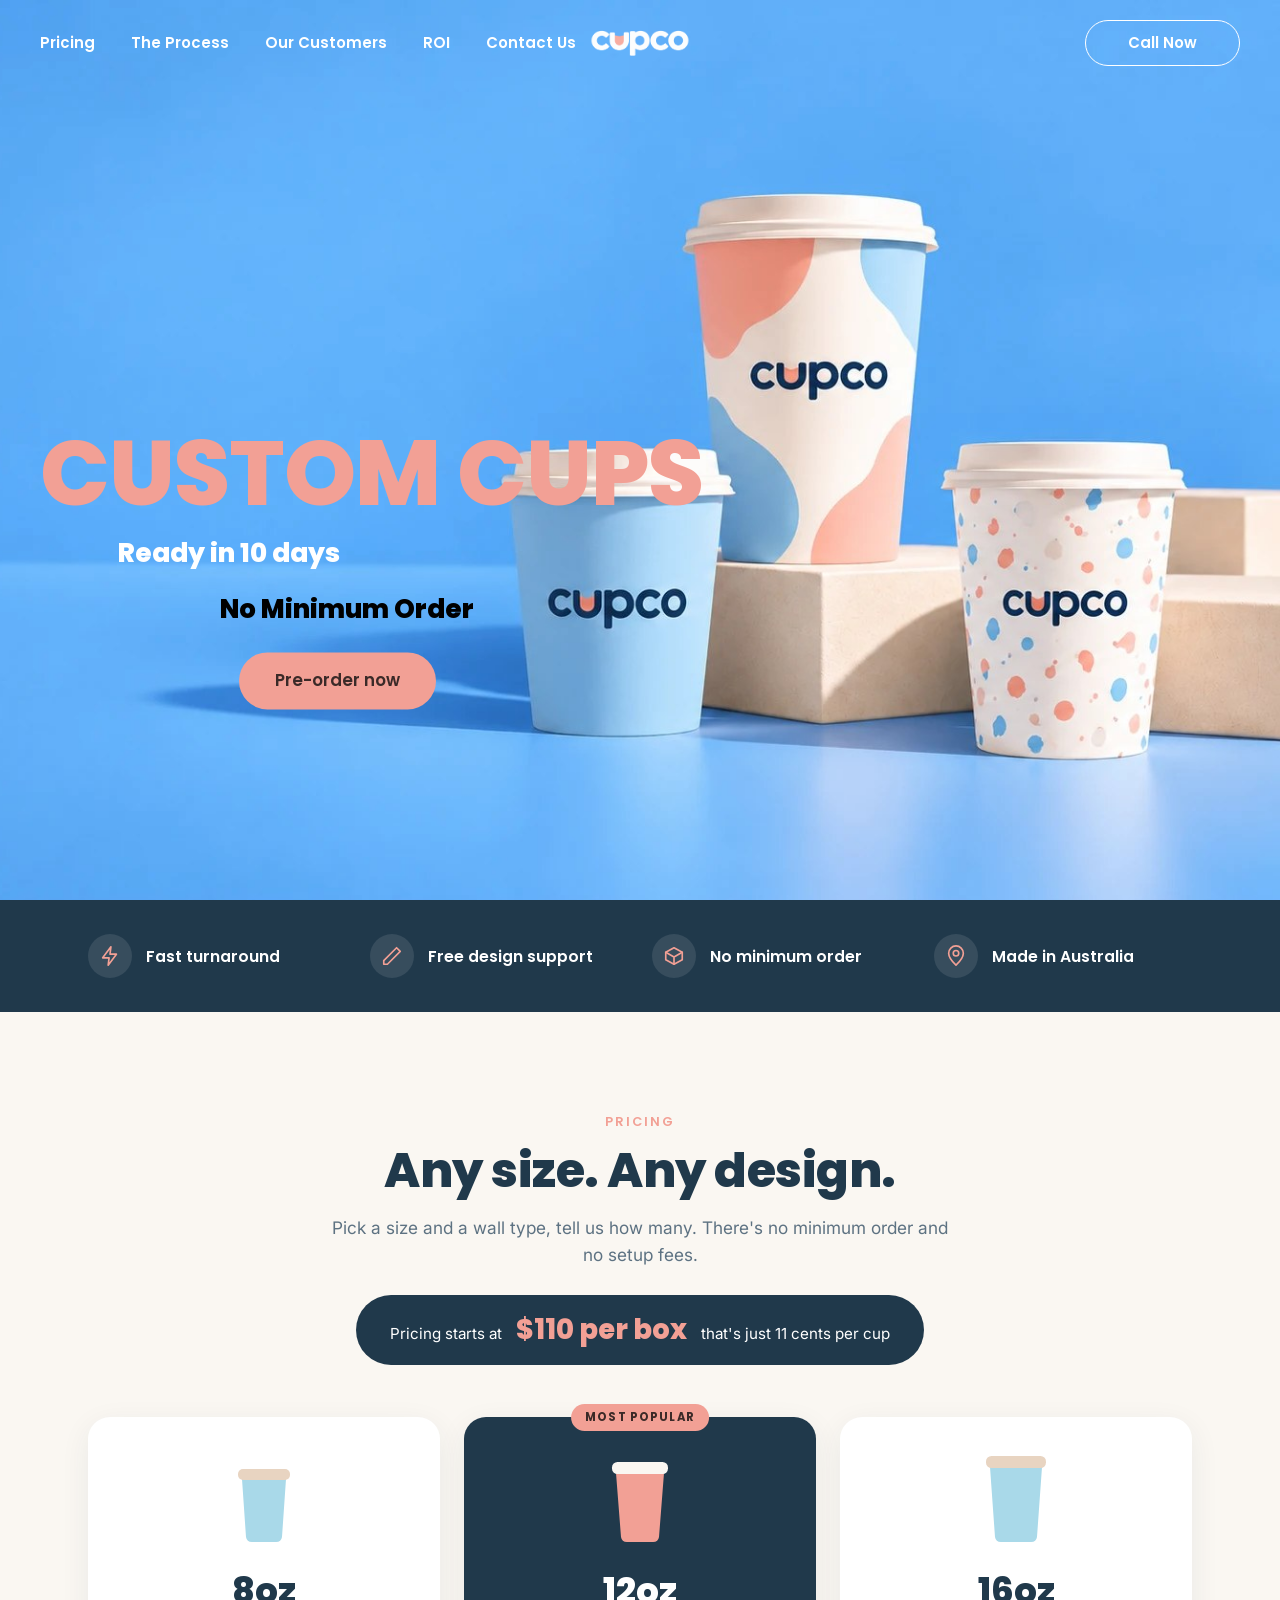
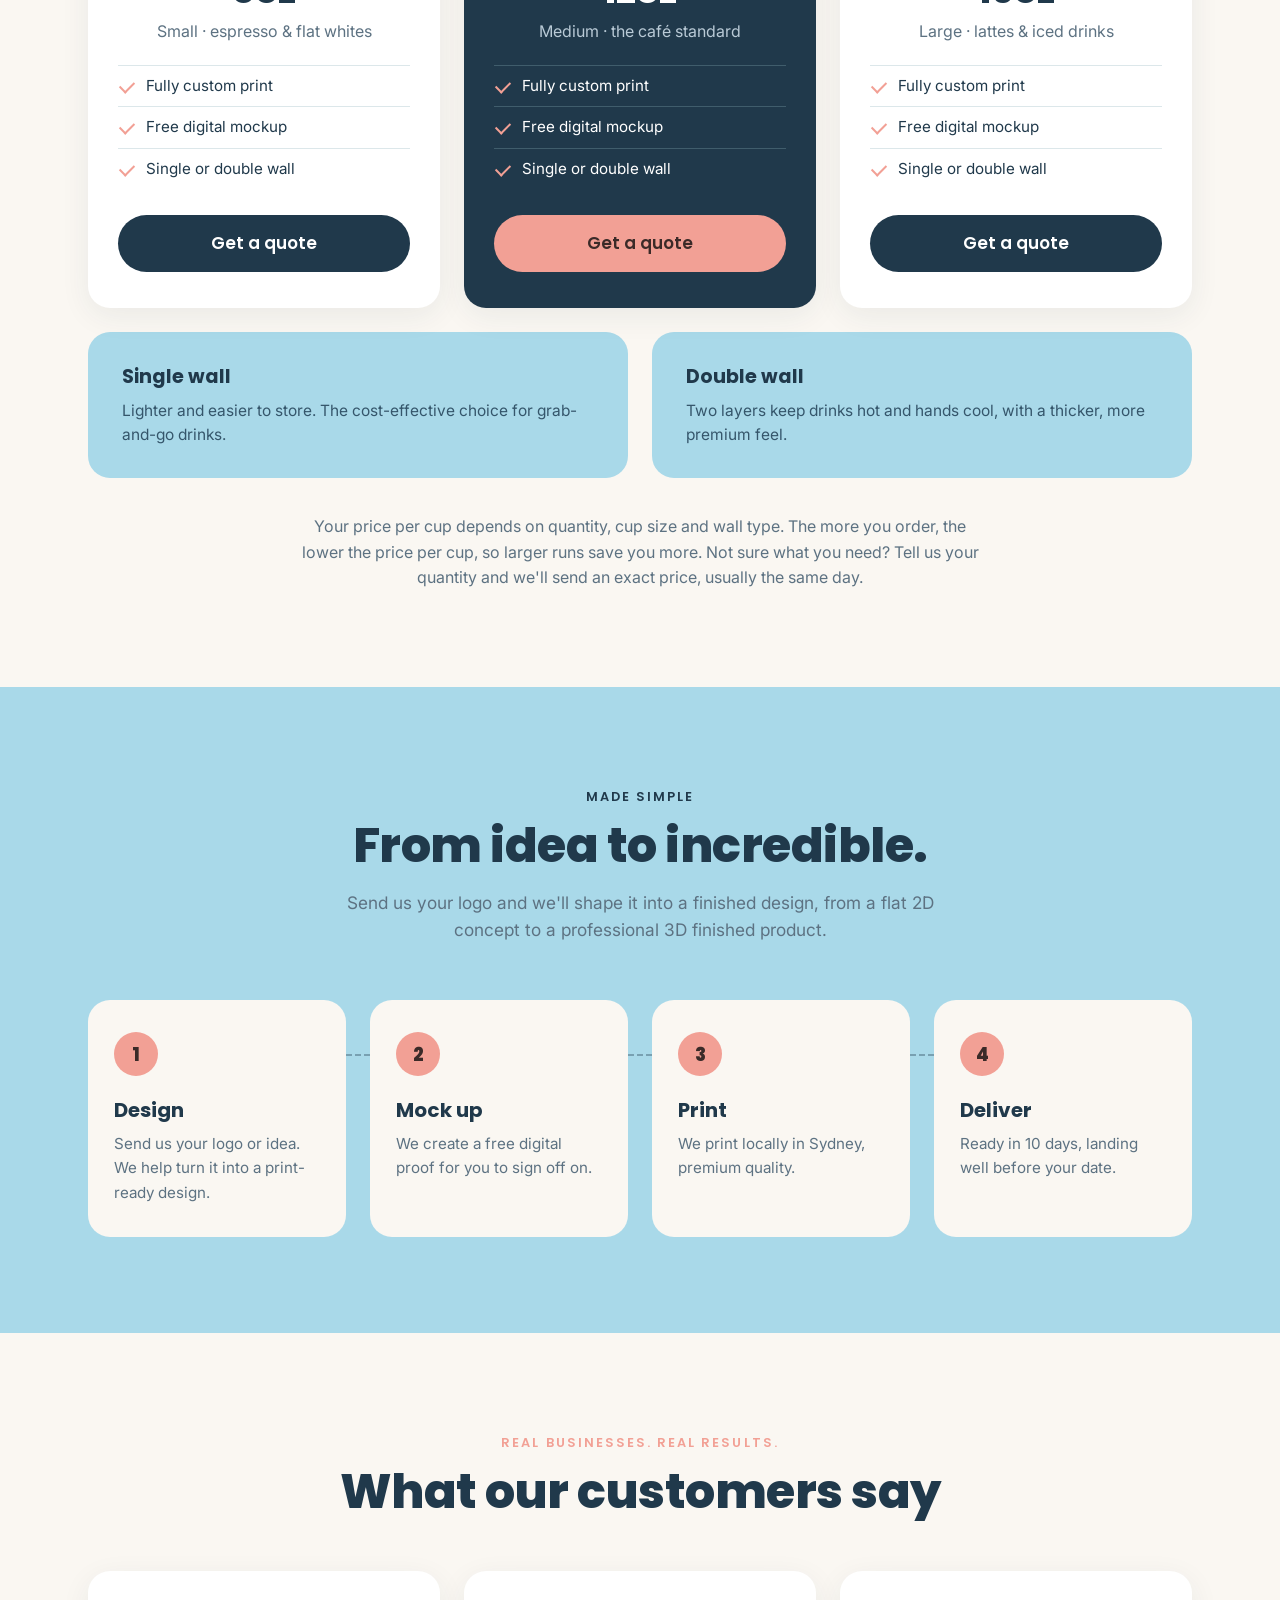
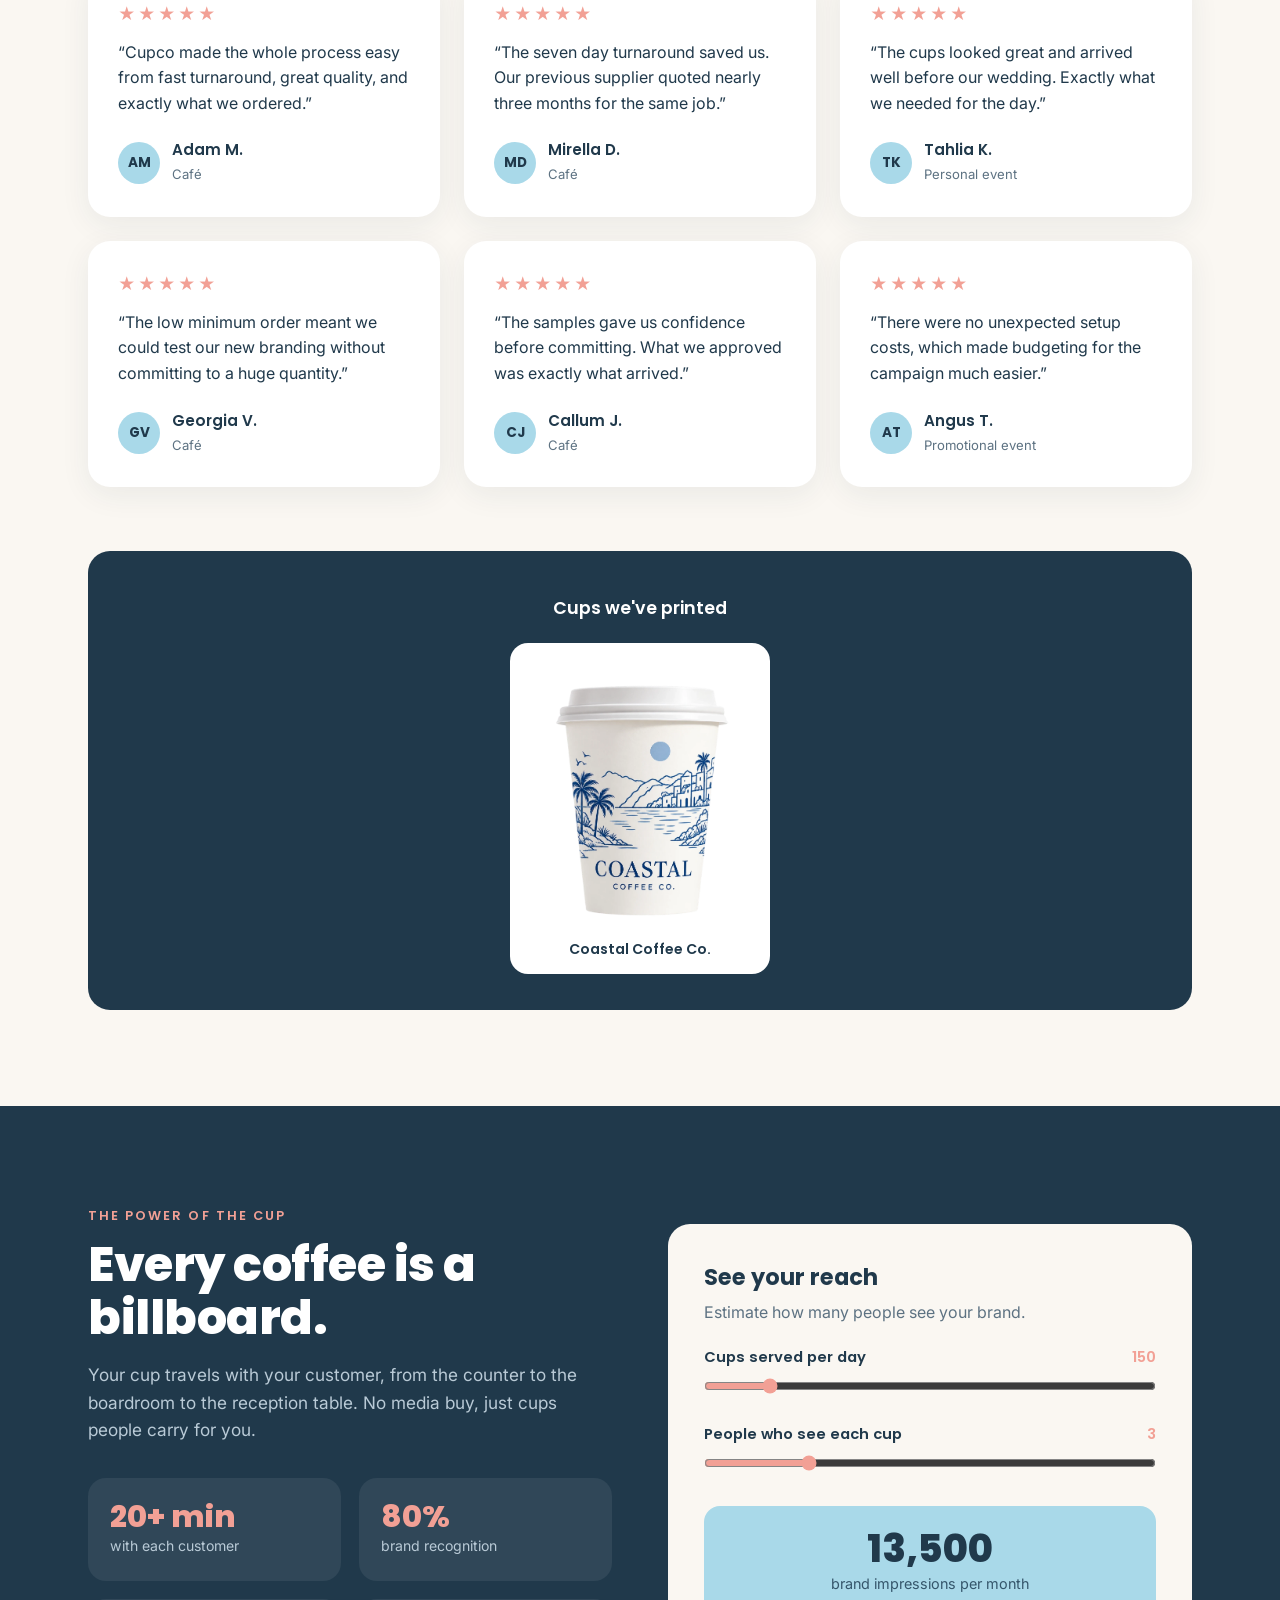
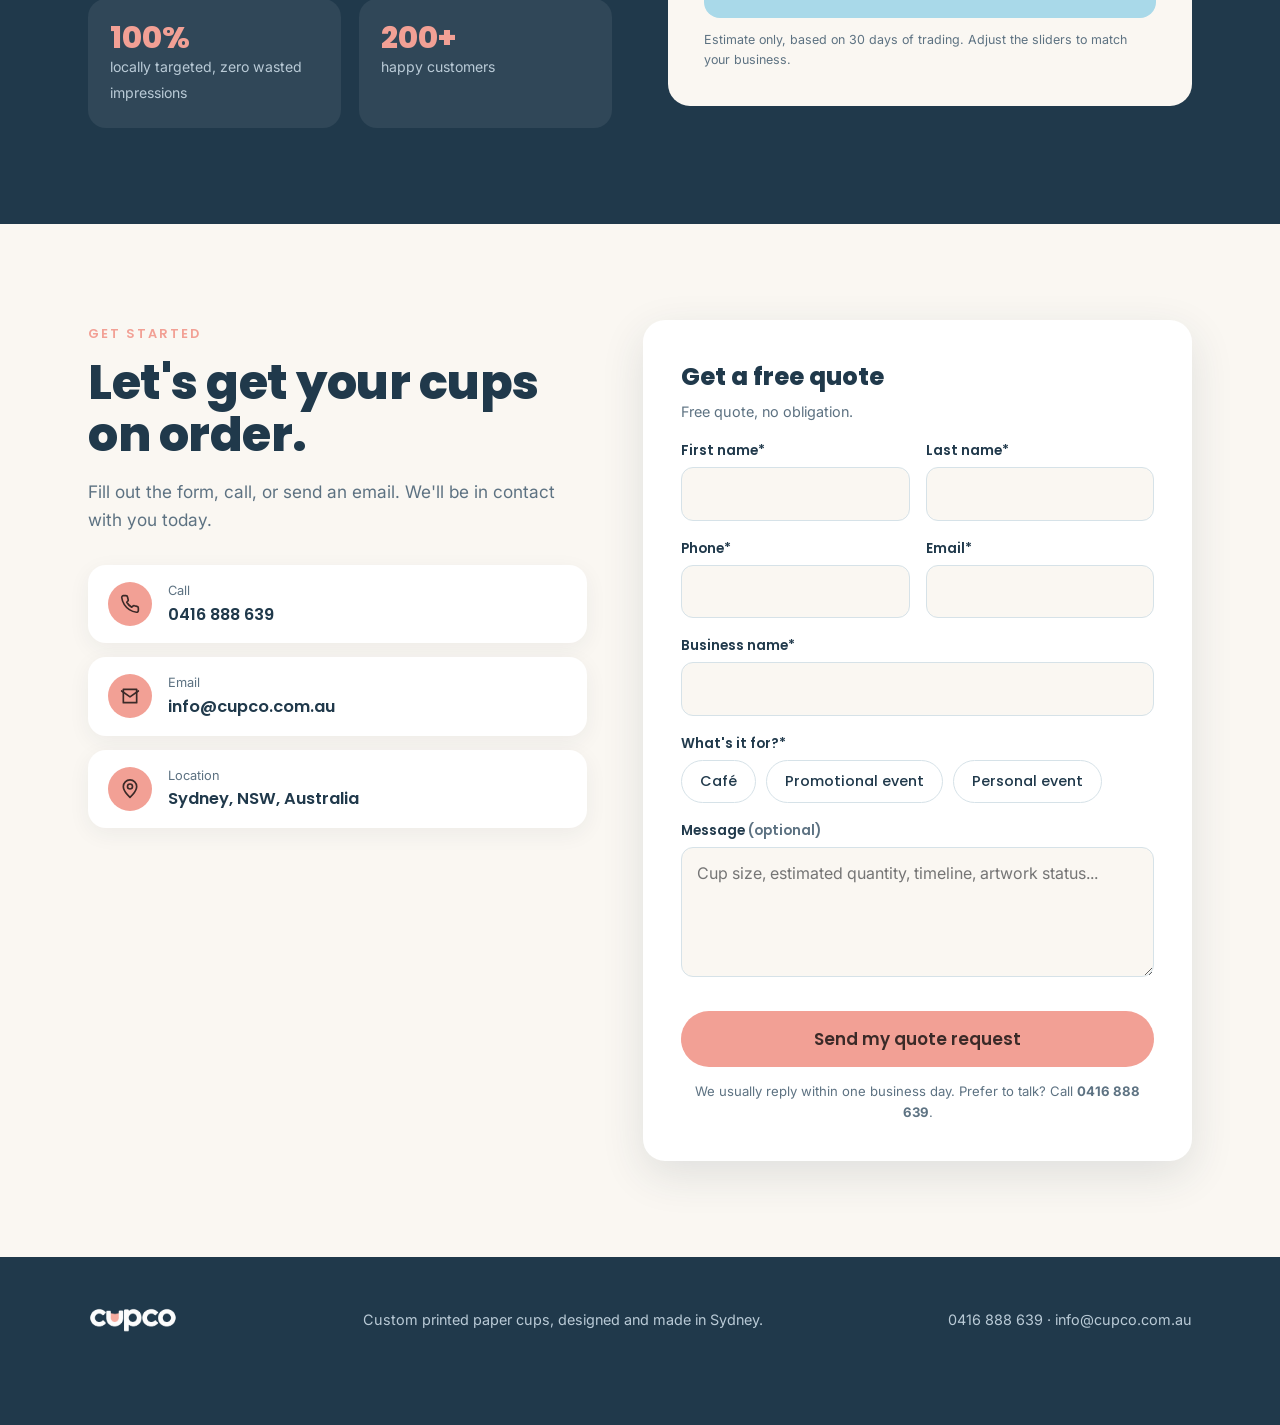
<file: site2/index.html>
<!doctype html>
<html lang="en">
<head>
<meta charset="utf-8">
<meta name="viewport" content="width=device-width, initial-scale=1">
<title>Custom Printed Paper Cups Sydney | Cupco</title>
<meta name="description" content="Custom printed paper cups made in Sydney. Ready in 10 days, no minimum order, free digital mockups. Get a free quote today.">
<!-- TEMPORARY: staging. Remove this tag when LP.cupco.com.au goes live or the page will never appear in search. -->
<meta name="robots" content="noindex, nofollow">
<link rel="preconnect" href="https://fonts.googleapis.com">
<link rel="preconnect" href="https://fonts.gstatic.com" crossorigin>
<link href="https://fonts.googleapis.com/css2?family=Inter:wght@400;500;600&family=Poppins:wght@500;600;700;800&display=swap" rel="stylesheet">

<!-- Google tags: same two GA4 properties as the main landing page -->
<script async src="https://www.googletagmanager.com/gtag/js?id=G-Z2G205R46D"></script>
<script>
  window.dataLayer = window.dataLayer || [];
  function gtag(){dataLayer.push(arguments);}
  gtag('js', new Date());
  gtag('config', 'G-Z2G205R46D');
  gtag('config', 'G-HHQ4EQKQFZ');
</script>

<style>
:root{
  --navy:#20394B; --powder:#A9D9E9; --coral:#F2A095; --ivory:#FAF7F2; --sand:#E8D4C1; --dusty:#8DAFB9;
  --blue:#58aef8; --ink:#20394B; --muted:#5d7282;
  --radius:22px; --wrap:1160px;
}
*{box-sizing:border-box;margin:0;padding:0}
html{scroll-behavior:smooth;scroll-padding-top:20px}
body{font-family:'Inter',system-ui,sans-serif;color:var(--ink);background:var(--ivory);line-height:1.6;-webkit-font-smoothing:antialiased}
h1,h2,h3,h4,.btn,.nav a{font-family:'Poppins',system-ui,sans-serif}
a{color:inherit;text-decoration:none}
img{max-width:100%;display:block}
.wrap{max-width:var(--wrap);margin:0 auto;padding:0 28px}
section{padding:96px 0}
.eyebrow{display:inline-block;font:600 .8rem 'Poppins',sans-serif;letter-spacing:.16em;text-transform:uppercase;color:var(--coral);margin-bottom:14px}
h2{font-weight:800;font-size:clamp(2rem,4vw,3rem);line-height:1.1;letter-spacing:-.5px}
.lead{color:var(--muted);font-size:1.08rem;max-width:620px;margin-top:16px}
.center{text-align:center}.center .lead{margin-left:auto;margin-right:auto}

.btn{display:inline-block;border-radius:999px;font-weight:600;font-size:1.05rem;padding:15px 36px;border:0;cursor:pointer;transition:transform .15s,background .15s,color .15s}
.btn:hover{transform:translateY(-2px)}
.btn-coral{background:var(--coral);color:#3b2a28}.btn-coral:hover{background:#f7b0a2}
.btn-navy{background:var(--navy);color:#fff}.btn-navy:hover{background:#2c4a60}
.btn-block{display:block;width:100%}

/* ---------- HERO ---------- */
.hero{position:relative;min-height:100vh;overflow:hidden;color:#fff;padding:0;
  background:url("assets/hero.jpg") right center/cover no-repeat,linear-gradient(180deg,#5aaff8,#6ebbfb)}
.nav{position:relative;z-index:2;display:grid;grid-template-columns:1fr auto 1fr;align-items:center;padding:20px 40px}
.nav-links{display:flex;gap:36px;font-weight:600;font-size:15px;white-space:nowrap}
.nav-links a:hover{opacity:.8}
.logo{display:block;height:34px}.logo img{height:100%}
.call{justify-self:end;border:1.5px solid #fff;border-radius:999px;padding:10px 42px;font-weight:600;font-size:15px;transition:background .2s,color .2s}
.call:hover{background:#fff;color:#3f95ea}
.copy{position:absolute;z-index:2;left:40px;top:50%;transform:translateY(-8%)}
.copy h1{font-weight:800;color:var(--coral);text-transform:uppercase;white-space:nowrap;font-size:clamp(48px,7.2vw,92px);line-height:1;letter-spacing:-1px}
.ready{margin:14px 0 0 78px;font-family:'Poppins';font-weight:800;font-size:clamp(20px,2.2vw,26px)}
.min{margin:14px 0 0 180px;font-family:'Poppins';font-weight:800;font-size:clamp(20px,2.2vw,26px);color:#000}
.hero .btn{margin:22px 0 0 199px}

/* ---------- TRUST STRIP ---------- */
.trust{background:var(--navy);color:#fff;padding:34px 0}
.trust-grid{display:grid;grid-template-columns:repeat(4,1fr);gap:24px}
.trust-item{display:flex;align-items:center;gap:14px;font:600 .98rem 'Poppins'}
.trust-item i{flex:none;width:44px;height:44px;border-radius:50%;background:rgba(255,255,255,.1);display:grid;place-items:center}
.trust-item svg{width:22px;height:22px;stroke:var(--coral);fill:none;stroke-width:1.8;stroke-linecap:round;stroke-linejoin:round}

/* ---------- PRICING ---------- */
#pricing{background:var(--ivory)}
.size-grid{display:grid;grid-template-columns:repeat(3,1fr);gap:24px;margin-top:52px}
.size-card{background:#fff;border-radius:var(--radius);padding:36px 30px;box-shadow:0 8px 30px rgba(32,57,75,.07);text-align:center;position:relative}
.size-card.pop{background:var(--navy);color:#fff}
.size-card.pop .muted{color:#b9cad6}
.badge{position:absolute;top:-13px;left:50%;transform:translateX(-50%);background:var(--coral);color:#3b2a28;font:700 .72rem 'Poppins';letter-spacing:.1em;text-transform:uppercase;padding:5px 14px;border-radius:99px}
.cup{height:92px;margin:0 auto 18px}
.cup svg{height:100%}
.size-card h3{font-size:2.2rem;font-weight:800}
.muted{color:var(--muted)}
.size-card ul{list-style:none;margin:20px 0 26px;text-align:left;font-size:.95rem}
.size-card li{padding:8px 0 8px 28px;position:relative;border-top:1px solid rgba(141,175,185,.3)}
.size-card li::before{content:"";position:absolute;left:2px;top:15px;width:12px;height:7px;border-left:2.5px solid var(--coral);border-bottom:2.5px solid var(--coral);transform:rotate(-45deg)}
.walls{display:grid;grid-template-columns:1fr 1fr;gap:24px;margin-top:24px}
.wall{background:var(--powder);border-radius:var(--radius);padding:30px 34px}
.wall h4{font-size:1.2rem;font-weight:700;margin-bottom:6px}
.wall p{color:#35566b;font-size:.97rem}
.price-note{margin:36px auto 0;text-align:center;max-width:680px}
.from{display:inline-flex;align-items:baseline;flex-wrap:wrap;justify-content:center;gap:6px 14px;margin-top:26px;background:var(--navy);color:#fff;border-radius:99px;padding:14px 34px;font-size:.95rem}
.from strong{font:800 1.7rem 'Poppins';color:var(--coral)}

/* ---------- PROCESS ---------- */
#process{background:var(--powder)}
#process .eyebrow{color:var(--navy)}
.steps{display:grid;grid-template-columns:repeat(4,1fr);gap:24px;margin-top:56px;counter-reset:s}
.step{background:var(--ivory);border-radius:var(--radius);padding:32px 26px;position:relative}
.step b{display:grid;place-items:center;width:44px;height:44px;border-radius:50%;background:var(--coral);color:#3b2a28;font:800 1.15rem 'Poppins';margin-bottom:18px}
.step h3{font-size:1.25rem;font-weight:700;margin-bottom:6px}
.step p{color:var(--muted);font-size:.95rem}
.step:not(:last-child)::after{content:"";position:absolute;right:-24px;top:54px;width:24px;border-top:2px dashed var(--navy);opacity:.35}

/* ---------- CUSTOMERS ---------- */
#customers{background:var(--ivory)}
.reviews{display:grid;grid-template-columns:repeat(3,1fr);gap:24px;margin-top:52px}
.review{background:#fff;border-radius:var(--radius);padding:30px;box-shadow:0 8px 30px rgba(32,57,75,.07);display:flex;flex-direction:column}
.stars{color:var(--coral);letter-spacing:3px;font-size:1.05rem;margin-bottom:12px}
.review blockquote{font-size:1rem;flex:1}
.who{display:flex;align-items:center;gap:12px;margin-top:22px}
.av{width:42px;height:42px;border-radius:50%;background:var(--powder);display:grid;place-items:center;font:700 .85rem 'Poppins'}
.who b{display:block;font:600 .95rem 'Poppins'}.who span{font-size:.82rem;color:var(--muted)}
.made{margin-top:64px;background:var(--navy);border-radius:var(--radius);padding:44px 34px 36px;color:#fff;text-align:center}
.made p{font:600 1.1rem 'Poppins';margin-bottom:22px}
.gallery{display:grid;grid-template-columns:repeat(auto-fit,minmax(200px,260px));justify-content:center;gap:20px}
.gallery figure{background:#fff;border-radius:18px;padding:18px 18px 14px}
.gallery img{width:100%;height:auto}
.gallery figcaption{color:var(--navy);font:600 .88rem 'Poppins';margin-top:8px}

/* ---------- ROI ---------- */
#roi{background:var(--navy);color:#fff}
#roi .lead{color:#b9cad6}
.roi-grid{display:grid;grid-template-columns:1fr 1fr;gap:56px;align-items:center}
.stats{display:grid;grid-template-columns:1fr 1fr;gap:18px;margin-top:34px}
.stat{background:rgba(255,255,255,.07);border-radius:18px;padding:22px}
.stat strong{display:block;font:800 1.9rem 'Poppins';color:var(--coral);line-height:1.1}
.stat span{font-size:.88rem;color:#b9cad6}
.calc{background:var(--ivory);color:var(--ink);border-radius:var(--radius);padding:36px}
.calc h3{font-size:1.4rem;font-weight:700;margin-bottom:4px}
.calc label{display:flex;justify-content:space-between;font:600 .92rem 'Poppins';margin:22px 0 8px}
.calc output{color:var(--coral)}
.calc input[type=range]{width:100%;accent-color:var(--coral)}
.result{margin-top:28px;background:var(--powder);border-radius:16px;padding:22px;text-align:center}
.result strong{display:block;font:800 2.4rem 'Poppins';line-height:1.1}
.result span{font-size:.9rem;color:#35566b}
.fine{font-size:.78rem;color:var(--muted);margin-top:12px}

/* ---------- CONTACT ---------- */
#contact{background:var(--ivory)}
.contact-grid{display:grid;grid-template-columns:1fr 1.1fr;gap:56px;align-items:start}
.methods{margin-top:32px;display:grid;gap:14px}
.method{display:flex;align-items:center;gap:16px;background:#fff;border-radius:18px;padding:16px 20px;box-shadow:0 6px 22px rgba(32,57,75,.06)}
.method i{flex:none;width:44px;height:44px;border-radius:50%;background:var(--coral);display:grid;place-items:center}
.method svg{width:20px;height:20px;stroke:#3b2a28;fill:none;stroke-width:2;stroke-linecap:round;stroke-linejoin:round}
.method small{display:block;color:var(--muted);font-size:.8rem}.method b{font:600 1.02rem 'Poppins'}
.form-card{background:#fff;border-radius:var(--radius);padding:38px;box-shadow:0 14px 44px rgba(32,57,75,.12)}
.form-card h3{font-size:1.5rem;font-weight:800;margin-bottom:4px}
.row{display:grid;grid-template-columns:1fr 1fr;gap:16px}
.field{margin-top:18px}
.field>label{display:block;font:600 .85rem 'Poppins';margin-bottom:6px}
.field input[type=text],.field input[type=tel],.field input[type=email],.field textarea{width:100%;font:inherit;font-size:16px;padding:13px 15px;border:1.5px solid #d6e2e8;border-radius:12px;background:var(--ivory);color:var(--ink)}
.field input:focus,.field textarea:focus{outline:0;border-color:var(--blue);background:#fff}
.field.error input,.field.error textarea{border-color:#d9534f}
.err{display:none;color:#d9534f;font-size:.8rem;margin-top:4px}.field.error .err{display:block}
.pills{display:flex;flex-wrap:wrap;gap:10px}
.pills label{cursor:pointer}
.pills input{position:absolute;opacity:0}
.pills span{display:block;padding:10px 18px;border:1.5px solid #d6e2e8;border-radius:99px;font:500 .9rem 'Poppins';transition:.15s}
.pills input:checked+span{background:var(--navy);border-color:var(--navy);color:#fff}
.pills input:focus-visible+span{outline:2px solid var(--blue)}
.form-card .btn{margin-top:26px}
.msg{display:none;color:#d9534f;font-size:.88rem;margin-top:12px}.msg.show{display:block}
.note{font-size:.82rem;color:var(--muted);margin-top:14px;text-align:center}
.success{display:none;text-align:center;padding:34px 0}.success.show{display:block}
.success h3{font-size:1.6rem;margin-bottom:8px}

/* ---------- FOOTER ---------- */
footer{background:var(--navy);color:#b9cad6;padding:48px 0 90px;font-size:.9rem}
.foot{display:flex;justify-content:space-between;align-items:center;gap:24px;flex-wrap:wrap}
footer img{height:30px}
footer a:hover{color:#fff}
.sticky{display:none}

/* ---------- RESPONSIVE ---------- */
@media(max-width:1000px){
  .steps,.trust-grid{grid-template-columns:1fr 1fr}.step::after{display:none!important}
  .roi-grid,.contact-grid{grid-template-columns:1fr;gap:40px}
  .reviews,.size-grid{grid-template-columns:1fr}
}
@media(max-width:900px){
  .nav{grid-template-columns:auto 1fr auto;padding:16px 20px;gap:12px}
  .nav-links{display:none}.call{grid-column:3;padding:9px 24px}
  .hero{background-position:70% bottom;background-size:auto 55%,cover;background-image:url("assets/hero.jpg"),linear-gradient(180deg,#5aaff8,#6ebbfb);background-repeat:no-repeat}
  .copy{left:20px;right:20px;top:110px;transform:none}
  .copy h1{font-size:clamp(40px,12.5vw,70px)}
  .ready,.min,.hero .btn{margin-left:0}
}
@media(max-width:640px){
  section{padding:68px 0}.wrap{padding:0 20px}
  .walls,.row,.steps,.trust-grid,.stats{grid-template-columns:1fr}
  .form-card{padding:26px 20px}
  .sticky{display:flex;position:fixed;left:0;right:0;bottom:0;z-index:20;gap:10px;padding:10px 14px;background:#fff;box-shadow:0 -6px 24px rgba(32,57,75,.15)}
  .sticky a{flex:1;text-align:center;padding:13px;border-radius:99px;font:600 .95rem 'Poppins'}
  .sticky .a{background:var(--navy);color:#fff}.sticky .b{background:var(--coral);color:#3b2a28}
}
</style>
</head>
<body>

<header class="hero">
  <nav class="nav">
    <div class="nav-links">
      <a href="#pricing">Pricing</a>
      <a href="#process">The Process</a>
      <a href="#customers">Our Customers</a>
      <a href="#roi">ROI</a>
      <a href="#contact">Contact Us</a>
    </div>
    <a class="logo" href="#" aria-label="Cupco"><img src="assets/logo-white.png" alt="Cupco"></a>
    <a class="call" href="tel:+61416888639">Call Now</a>
  </nav>
  <div class="copy">
    <h1>Custom Cups</h1>
    <p class="ready">Ready in 10 days</p>
    <p class="min">No Minimum Order</p>
    <a class="btn btn-coral" href="#contact">Pre-order now</a>
  </div>
</header>

<div class="trust">
  <div class="wrap trust-grid">
    <div class="trust-item"><i><svg viewBox="0 0 24 24"><path d="M13 2 4 14h7l-1 8 9-12h-7z"/></svg></i>Fast turnaround</div>
    <div class="trust-item"><i><svg viewBox="0 0 24 24"><path d="m17 3 4 4L7 21H3v-4z"/></svg></i>Free design support</div>
    <div class="trust-item"><i><svg viewBox="0 0 24 24"><path d="M21 8 12 3 3 8v8l9 5 9-5z"/><path d="m3 8 9 5 9-5M12 13v8"/></svg></i>No minimum order</div>
    <div class="trust-item"><i><svg viewBox="0 0 24 24"><path d="M12 22s8-7.5 8-13a8 8 0 1 0-16 0c0 5.5 8 13 8 13Z"/><circle cx="12" cy="9" r="3"/></svg></i>Made in Australia</div>
  </div>
</div>

<!-- PRICING -->
<section id="pricing">
  <div class="wrap">
    <div class="center">
      <span class="eyebrow">Pricing</span>
      <h2>Any size. Any design.</h2>
      <p class="lead">Pick a size and a wall type, tell us how many. There's no minimum order and no setup fees.</p>
      <div class="from"><span>Pricing starts at</span><strong>$110 per box</strong><span>that's just 11 cents per cup</span></div>
    </div>

    <div class="size-grid">
      <div class="size-card">
        <div class="cup"><svg viewBox="0 0 60 92" fill="none"><path d="M8 26h44l-4 58a6 6 0 0 1-6 5H18a6 6 0 0 1-6-5z" fill="#A9D9E9"/><rect x="4" y="16" width="52" height="11" rx="5" fill="#E8D4C1"/></svg></div>
        <h3>8oz</h3><p class="muted">Small · espresso &amp; flat whites</p>
        <ul><li>Fully custom print</li><li>Free digital mockup</li><li>Single or double wall</li></ul>
        <a class="btn btn-navy btn-block" href="#contact" data-size="8oz">Get a quote</a>
      </div>
      <div class="size-card pop">
        <span class="badge">Most popular</span>
        <div class="cup"><svg viewBox="0 0 60 92" fill="none"><path d="M6 20h48l-5 64a6 6 0 0 1-6 5H17a6 6 0 0 1-6-5z" fill="#F2A095"/><rect x="2" y="9" width="56" height="12" rx="5.5" fill="#FAF7F2"/></svg></div>
        <h3>12oz</h3><p class="muted">Medium · the café standard</p>
        <ul><li>Fully custom print</li><li>Free digital mockup</li><li>Single or double wall</li></ul>
        <a class="btn btn-coral btn-block" href="#contact" data-size="12oz">Get a quote</a>
      </div>
      <div class="size-card">
        <div class="cup"><svg viewBox="0 0 60 92" fill="none"><path d="M4 14h52l-5 70a6 6 0 0 1-6 5H15a6 6 0 0 1-6-5z" fill="#A9D9E9"/><rect x="0" y="3" width="60" height="12" rx="5.5" fill="#E8D4C1"/></svg></div>
        <h3>16oz</h3><p class="muted">Large · lattes &amp; iced drinks</p>
        <ul><li>Fully custom print</li><li>Free digital mockup</li><li>Single or double wall</li></ul>
        <a class="btn btn-navy btn-block" href="#contact" data-size="16oz">Get a quote</a>
      </div>
    </div>

    <div class="walls">
      <div class="wall"><h4>Single wall</h4><p>Lighter and easier to store. The cost-effective choice for grab-and-go drinks.</p></div>
      <div class="wall"><h4>Double wall</h4><p>Two layers keep drinks hot and hands cool, with a thicker, more premium feel.</p></div>
    </div>
    <p class="price-note muted">Your price per cup depends on quantity, cup size and wall type. The more you order, the lower the price per cup, so larger runs save you more. Not sure what you need? Tell us your quantity and we'll send an exact price, usually the same day.</p>
  </div>
</section>

<!-- PROCESS -->
<section id="process">
  <div class="wrap">
    <div class="center">
      <span class="eyebrow">Made simple</span>
      <h2>From idea to incredible.</h2>
      <p class="lead">Send us your logo and we'll shape it into a finished design, from a flat 2D concept to a professional 3D finished product.</p>
    </div>
    <div class="steps">
      <div class="step"><b>1</b><h3>Design</h3><p>Send us your logo or idea. We help turn it into a print-ready design.</p></div>
      <div class="step"><b>2</b><h3>Mock up</h3><p>We create a free digital proof for you to sign off on.</p></div>
      <div class="step"><b>3</b><h3>Print</h3><p>We print locally in Sydney, premium quality.</p></div>
      <div class="step"><b>4</b><h3>Deliver</h3><p>Ready in 10 days, landing well before your date.</p></div>
    </div>
  </div>
</section>

<!-- CUSTOMERS -->
<section id="customers">
  <div class="wrap">
    <div class="center">
      <span class="eyebrow">Real businesses. Real results.</span>
      <h2>What our customers say</h2>
    </div>
    <div class="reviews">
      <div class="review"><div class="stars" aria-label="5 out of 5 stars">★★★★★</div><blockquote>“Cupco made the whole process easy from fast turnaround, great quality, and exactly what we ordered.”</blockquote><div class="who"><div class="av">AM</div><div><b>Adam M.</b><span>Café</span></div></div></div>
      <div class="review"><div class="stars" aria-label="5 out of 5 stars">★★★★★</div><blockquote>“The seven day turnaround saved us. Our previous supplier quoted nearly three months for the same job.”</blockquote><div class="who"><div class="av">MD</div><div><b>Mirella D.</b><span>Café</span></div></div></div>
      <div class="review"><div class="stars" aria-label="5 out of 5 stars">★★★★★</div><blockquote>“The cups looked great and arrived well before our wedding. Exactly what we needed for the day.”</blockquote><div class="who"><div class="av">TK</div><div><b>Tahlia K.</b><span>Personal event</span></div></div></div>
      <div class="review"><div class="stars" aria-label="5 out of 5 stars">★★★★★</div><blockquote>“The low minimum order meant we could test our new branding without committing to a huge quantity.”</blockquote><div class="who"><div class="av">GV</div><div><b>Georgia V.</b><span>Café</span></div></div></div>
      <div class="review"><div class="stars" aria-label="5 out of 5 stars">★★★★★</div><blockquote>“The samples gave us confidence before committing. What we approved was exactly what arrived.”</blockquote><div class="who"><div class="av">CJ</div><div><b>Callum J.</b><span>Café</span></div></div></div>
      <div class="review"><div class="stars" aria-label="5 out of 5 stars">★★★★★</div><blockquote>“There were no unexpected setup costs, which made budgeting for the campaign much easier.”</blockquote><div class="who"><div class="av">AT</div><div><b>Angus T.</b><span>Promotional event</span></div></div></div>
    </div>
    <div class="made">
      <p>Cups we've printed</p>
      <div class="gallery">
        <figure><img src="assets/example-coastal.webp" alt="Custom printed white cup with a blue coastal illustration for Coastal Coffee Co." loading="lazy"><figcaption>Coastal Coffee Co.</figcaption></figure>
        <!-- more examples to come -->
      </div>
    </div>
  </div>
</section>

<!-- ROI -->
<section id="roi">
  <div class="wrap roi-grid">
    <div>
      <span class="eyebrow">The power of the cup</span>
      <h2>Every coffee is a billboard.</h2>
      <p class="lead">Your cup travels with your customer, from the counter to the boardroom to the reception table. No media buy, just cups people carry for you.</p>
      <div class="stats">
        <div class="stat"><strong>20+ min</strong><span>with each customer</span></div>
        <div class="stat"><strong>80%</strong><span>brand recognition</span></div>
        <div class="stat"><strong>100%</strong><span>locally targeted, zero wasted impressions</span></div>
        <div class="stat"><strong>200+</strong><span>happy customers</span></div>
      </div>
    </div>
    <div class="calc">
      <h3>See your reach</h3>
      <p class="muted">Estimate how many people see your brand.</p>
      <label for="cpd">Cups served per day <output id="cpdO">150</output></label>
      <input id="cpd" type="range" min="20" max="1000" step="10" value="150">
      <label for="seen">People who see each cup <output id="seenO">3</output></label>
      <input id="seen" type="range" min="1" max="10" step="1" value="3">
      <div class="result"><strong id="reach">0</strong><span>brand impressions per month</span></div>
      <p class="fine">Estimate only, based on 30 days of trading. Adjust the sliders to match your business.</p>
    </div>
  </div>
</section>

<!-- CONTACT -->
<section id="contact">
  <div class="wrap contact-grid">
    <div>
      <span class="eyebrow">Get started</span>
      <h2>Let's get your cups on order.</h2>
      <p class="lead">Fill out the form, call, or send an email. We'll be in contact with you today.</p>
      <div class="methods">
        <a class="method" href="tel:+61416888639"><i><svg viewBox="0 0 24 24"><path d="M22 16.9v3a2 2 0 0 1-2.2 2 19.8 19.8 0 0 1-8.6-3.1 19.5 19.5 0 0 1-6-6A19.8 19.8 0 0 1 2.1 4.2 2 2 0 0 1 4.1 2h3a2 2 0 0 1 2 1.7c.1 1 .4 1.9.7 2.8a2 2 0 0 1-.5 2.1L8.1 9.9a16 16 0 0 0 6 6l1.3-1.3a2 2 0 0 1 2.1-.4c.9.3 1.8.6 2.8.7a2 2 0 0 1 1.7 2z"/></svg></i><span><small>Call</small><b>0416 888 639</b></span></a>
        <a class="method" href="mailto:info@cupco.com.au"><i><svg viewBox="0 0 24 24"><path d="M4 4h16v16H4z"/><path d="m22 6-10 7L2 6"/></svg></i><span><small>Email</small><b>info@cupco.com.au</b></span></a>
        <div class="method"><i><svg viewBox="0 0 24 24"><path d="M12 22s8-7.5 8-13a8 8 0 1 0-16 0c0 5.5 8 13 8 13Z"/><circle cx="12" cy="9" r="3"/></svg></i><span><small>Location</small><b>Sydney, NSW, Australia</b></span></div>
      </div>
    </div>

    <div class="form-card">
      <form id="quoteForm" novalidate>
        <h3>Get a free quote</h3>
        <p class="muted" style="font-size:.9rem">Free quote, no obligation.</p>
        <div class="row">
          <div class="field"><label for="firstName">First name*</label><input type="text" id="firstName" name="firstName" required autocomplete="given-name"><p class="err">Please enter your first name.</p></div>
          <div class="field"><label for="lastName">Last name*</label><input type="text" id="lastName" name="lastName" required autocomplete="family-name"><p class="err">Please enter your last name.</p></div>
        </div>
        <div class="row">
          <div class="field"><label for="phone">Phone*</label><input type="tel" id="phone" name="phone" required autocomplete="tel"><p class="err">Please enter a valid phone number.</p></div>
          <div class="field"><label for="email">Email*</label><input type="email" id="email" name="email" required autocomplete="email"><p class="err">Please enter a valid email address.</p></div>
        </div>
        <div class="field"><label for="business">Business name*</label><input type="text" id="business" name="business" required autocomplete="organization"><p class="err">Please enter your business name.</p></div>
        <div class="field" id="orderTypeField">
          <label>What's it for?*</label>
          <div class="pills">
            <label><input type="checkbox" name="orderType" value="Cafe"><span>Café</span></label>
            <label><input type="checkbox" name="orderType" value="Promotional Event"><span>Promotional event</span></label>
            <label><input type="checkbox" name="orderType" value="Personal Event"><span>Personal event</span></label>
          </div>
          <p class="err">Please select at least one option.</p>
        </div>
        <div class="field"><label for="message">Message <span class="muted">(optional)</span></label><textarea id="message" name="message" rows="4" placeholder="Cup size, estimated quantity, timeline, artwork status..."></textarea></div>
        <button type="submit" class="btn btn-coral btn-block" id="submitBtn">Send my quote request</button>
        <p class="msg" id="formMsg">Please fix the highlighted fields and try again.</p>
        <p class="note">We usually reply within one business day. Prefer to talk? Call <a href="tel:+61416888639"><b>0416 888 639</b></a>.</p>
      </form>
      <div class="success" id="success" role="status">
        <h3 id="sTitle">Request sent.</h3>
        <p id="sBody" class="muted">Thanks, your quote request is with the Cupco team and we'll be in touch shortly.</p>
      </div>
    </div>
  </div>
</section>

<footer>
  <div class="wrap foot">
    <img src="assets/logo-white.png" alt="Cupco">
    <p>Custom printed paper cups, designed and made in Sydney.</p>
    <p><a href="tel:+61416888639">0416 888 639</a> · <a href="mailto:info@cupco.com.au">info@cupco.com.au</a></p>
  </div>
</footer>

<div class="sticky"><a class="a" href="tel:+61416888639">Call now</a><a class="b" href="#contact">Get a quote</a></div>

<script>
(function(){
  // --- ROI calculator
  var cpd=document.getElementById('cpd'),seen=document.getElementById('seen');
  function calc(){
    document.getElementById('cpdO').textContent=cpd.value;
    document.getElementById('seenO').textContent=seen.value;
    document.getElementById('reach').textContent=(cpd.value*seen.value*30).toLocaleString('en-AU');
  }
  cpd.addEventListener('input',calc);seen.addEventListener('input',calc);calc();

  // --- Pre-fill message when a size card is used
  document.querySelectorAll('[data-size]').forEach(function(a){
    a.addEventListener('click',function(){
      var m=document.getElementById('message');
      if(!m.value) m.value='Quote for '+a.dataset.size+' cups. Quantity: ';
    });
  });

  // --- Quote form (same Formspree endpoint and GA4 lead event as the main landing page)
  var FORM_ENDPOINT='https://formspree.io/f/xwlkqlrv';
  var ADS_CONVERSION_ID=''; // Google Ads send_to value, e.g. 'AW-123456789/AbC-D_efGhIjKlMnOp'
  var form=document.getElementById('quoteForm'),msg=document.getElementById('formMsg'),
      btn=document.getElementById('submitBtn'),ot=document.getElementById('orderTypeField');

  function check(el){var ok=el.checkValidity()&&el.value.trim()!=='';el.closest('.field').classList.toggle('error',!ok);return ok;}
  function checkType(){var ok=ot.querySelectorAll('input:checked').length>0;ot.classList.toggle('error',!ok);return ok;}
  form.querySelectorAll('input[required]').forEach(function(f){f.addEventListener('blur',function(){check(f)});});
  ot.querySelectorAll('input').forEach(function(c){c.addEventListener('change',checkType)});

  function done(viaEmail){
    document.getElementById('sTitle').textContent=viaEmail?'Your email is ready.':'Request sent.';
    document.getElementById('sBody').innerHTML=viaEmail
      ?'We opened a pre-filled email in your email app. Hit send to complete your request, or email <a href="mailto:info@cupco.com.au">info@cupco.com.au</a>.'
      :'Thanks, your quote request is with the Cupco team and we\'ll be in touch shortly. Need us sooner? Call <a href="tel:+61416888639">0416 888 639</a>.';
    form.style.display='none';document.getElementById('success').classList.add('show');
  }

  form.addEventListener('submit',function(e){
    e.preventDefault();
    var ok=true;form.querySelectorAll('input[required]').forEach(function(f){if(!check(f))ok=false});
    if(!checkType())ok=false;
    if(!ok){msg.classList.add('show');var bad=form.querySelector('.error input');if(bad)bad.focus();return;}
    msg.classList.remove('show');
    var data=new FormData(form),types=data.getAll('orderType').join(', ');
    btn.disabled=true;btn.textContent='Sending...';
    data.append('orderTypeSummary',types);
    data.append('_subject','Quote request from '+data.get('firstName')+' '+data.get('lastName')+' ('+data.get('business')+') - LP site 2');
    data.append('_replyto',data.get('email'));
    data.append('source','LP.cupco.com.au');

    fetch(FORM_ENDPOINT,{method:'POST',body:data,headers:{'Accept':'application/json'}})
      .then(function(r){
        if(!r.ok)throw new Error('HTTP '+r.status);
        if(typeof gtag==='function'){gtag('event','generate_lead');if(ADS_CONVERSION_ID)gtag('event','conversion',{send_to:ADS_CONVERSION_ID});}
        done(false);
      })
      .catch(function(){
        // never dead-end a paid click: fall back to a pre-filled email
        var body='Name: '+data.get('firstName')+' '+data.get('lastName')+'\nBusiness: '+data.get('business')+'\nPhone: '+data.get('phone')+'\nEmail: '+data.get('email')+'\nWhat it\'s for: '+types+'\n\nMessage: '+(data.get('message')||'(none)');
        var a=document.createElement('a');
        a.href='mailto:info@cupco.com.au?subject='+encodeURIComponent('Quote request from '+data.get('firstName')+' '+data.get('lastName'))+'&body='+encodeURIComponent(body);
        a.target='_blank';a.rel='noopener';document.body.appendChild(a);a.click();document.body.removeChild(a);
        done(true);
      });
  });
})();
</script>
</body>
</html>
</file>
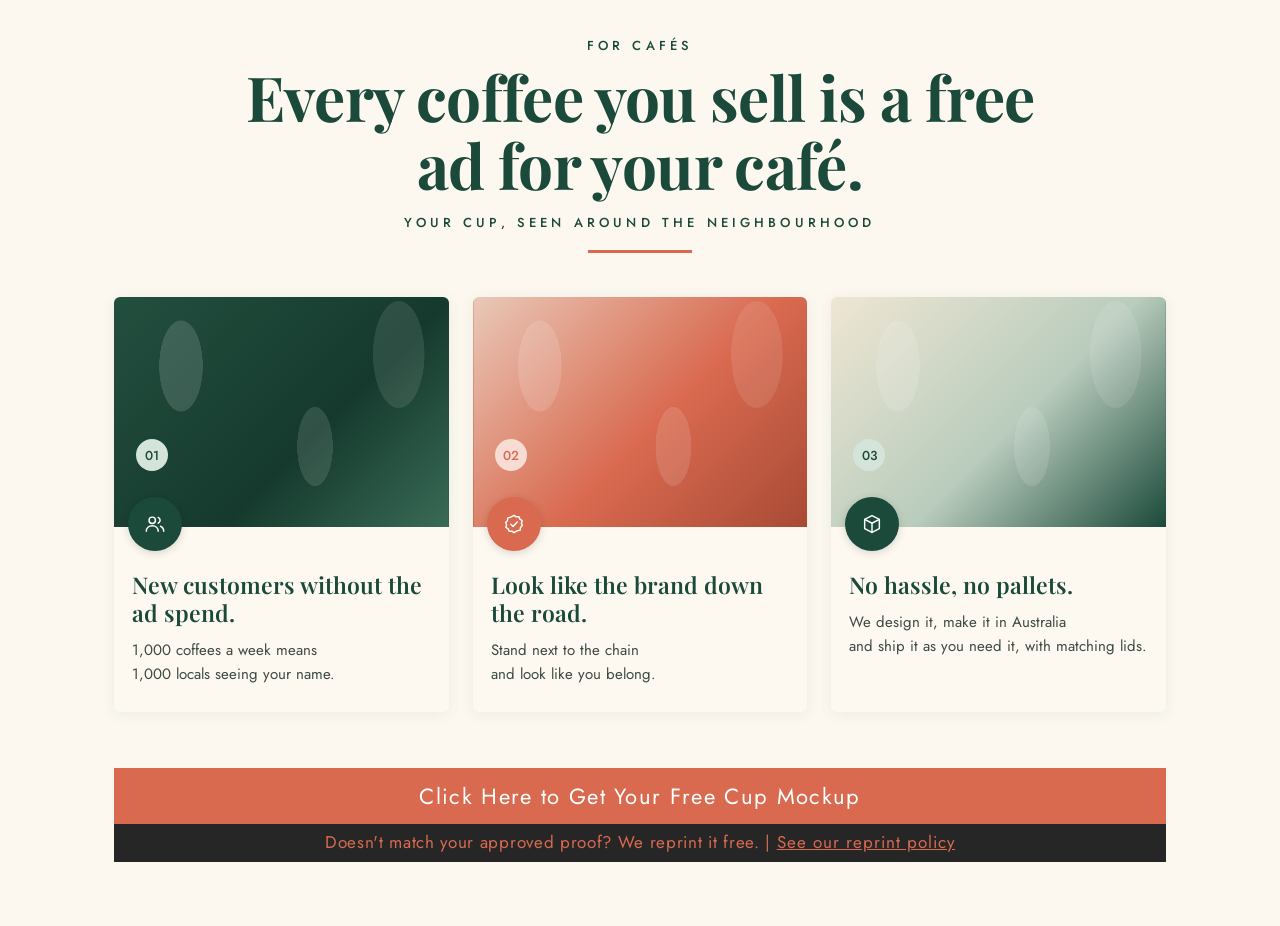
<file: cafe-benefits.html>
<!DOCTYPE html>
<html lang="en">
<head>
<meta charset="UTF-8">
<meta name="viewport" content="width=device-width, initial-scale=1">
<title>Cupco – For Cafés</title>
<link rel="preconnect" href="https://fonts.googleapis.com">
<link rel="preconnect" href="https://fonts.gstatic.com" crossorigin>
<link href="https://fonts.googleapis.com/css2?family=Jost:wght@400;500&family=Playfair+Display:wght@600;700&display=swap" rel="stylesheet">
<style>
  :root {
    --cream: #fcf8f0;
    --card: #fdf9f1;
    --forest: #1b4a3a;
    --forest-deep: #153a2d;
    --terracotta: #d96a50;
    --blush: #f6dcd3;
    --mint: #d5e4da;
    --text: #3d4a44;
  }
  * { box-sizing: border-box; margin: 0; padding: 0; }
  body {
    background: var(--cream);
    color: var(--forest);
    font-family: "Jost", system-ui, sans-serif;
  }

  .cafes {
    max-width: 1100px;
    margin: 0 auto;
    padding: 36px 24px 64px;
  }

  /* header */
  .head { text-align: center; margin-bottom: 44px; }
  .eyebrow, .sub {
    font-size: 13px;
    font-weight: 500;
    letter-spacing: 0.32em;
    text-transform: uppercase;
    color: var(--forest);
  }
  h2 {
    font-family: "Playfair Display", serif;
    font-weight: 700;
    font-size: clamp(36px, 6vw, 62px);
    line-height: 1.1;
    letter-spacing: -0.01em;
    color: var(--forest);
    margin: 8px auto 14px;
    max-width: 820px;
  }
  .rule {
    display: block;
    width: 104px;
    height: 3px;
    background: var(--terracotta);
    margin: 18px auto 0;
  }

  /* cards */
  .cards {
    display: grid;
    grid-template-columns: repeat(3, 1fr);
    gap: 24px;
  }
  .card {
    position: relative;
    background: var(--card);
    border-radius: 6px;
    box-shadow: 0 2px 14px rgba(27, 74, 58, 0.08);
    overflow: visible;
  }
  .photo {
    position: relative;
    height: 230px;
    border-radius: 6px 6px 0 0;
    background-color: var(--forest);
    background-size: cover;
    background-position: center;
  }
  /* Swap these for real photos, e.g.
     .p1 { background-image: url("images/cups-in-box.jpg"); } */
  .p1 { background-image: linear-gradient(135deg, #234f3f, #153a2d 60%, #3a6b57); }
  .p2 { background-image: linear-gradient(135deg, #e9c9b8, #d96a50 55%, #a94a35); }
  .p3 { background-image: linear-gradient(135deg, #efe6d3, #b9ccbd 55%, #1b4a3a); }
  .photo::after { /* faint leaf motif until photos are added */
    content: "";
    position: absolute; inset: 0;
    background:
      radial-gradient(ellipse 22px 46px at 20% 30%, rgba(255,255,255,.14) 98%, transparent) ,
      radial-gradient(ellipse 18px 40px at 60% 65%, rgba(255,255,255,.12) 98%, transparent),
      radial-gradient(ellipse 26px 54px at 85% 25%, rgba(255,255,255,.10) 98%, transparent);
    border-radius: inherit;
  }
  .num {
    position: absolute;
    left: 22px; bottom: 56px;
    z-index: 1;
    width: 32px; height: 32px;
    border-radius: 50%;
    display: grid; place-items: center;
    font-size: 13px;
    font-weight: 500;
    background: var(--mint);
    color: var(--forest);
  }
  .n2 .num { background: var(--blush); color: var(--terracotta); }
  .badge {
    position: absolute;
    left: 14px;
    top: 200px;           /* straddles the photo edge */
    z-index: 2;
    width: 54px; height: 54px;
    border-radius: 50%;
    display: grid; place-items: center;
    background: var(--forest);
    box-shadow: 0 2px 8px rgba(0,0,0,.15);
  }
  .n2 .badge { background: var(--terracotta); }
  .badge svg {
    width: 22px; height: 22px;
    fill: none; stroke: #fff; stroke-width: 1.6;
    stroke-linecap: round; stroke-linejoin: round;
  }
  .body { padding: 44px 18px 26px; }
  .body h3 {
    font-family: "Playfair Display", serif;
    font-weight: 600;
    font-size: 23px;
    line-height: 1.22;
    color: var(--forest);
    margin-bottom: 12px;
  }
  .body p {
    font-size: 15px;
    line-height: 1.55;
    color: var(--text);
  }

  /* CTA – terracotta bar + dark strip, as on the live site */
  .cta {
    margin-top: 56px;
    text-align: center;
  }
  .cta a {
    display: block;
    background: var(--terracotta);
    color: #fff;
    text-decoration: none;
    font-size: 22px;
    letter-spacing: 0.06em;
    padding: 12px 16px;
    transition: background .15s ease;
  }
  .cta a:hover { background: #c75d44; }
  .cta .strip {
    background: #262626;
    color: var(--terracotta);
    font-size: 17px;
    letter-spacing: 0.04em;
    padding: 6px 16px 8px;
  }
  .cta .strip a {
    display: inline; background: none; padding: 0; font-size: inherit;
    color: inherit; text-decoration: underline;
  }

  @media (max-width: 860px) {
    .cards { grid-template-columns: 1fr; }
  }
</style>
</head>
<body>
  <section class="cafes">
    <header class="head">
      <p class="eyebrow">For cafés</p>
      <h2>Every coffee you sell is a free ad for your café.</h2>
      <p class="sub">Your cup, seen around the neighbourhood</p>
      <span class="rule"></span>
    </header>

    <div class="cards">
      <article class="card n1">
        <div class="photo p1"><span class="num">01</span></div>
        <div class="badge">
          <svg viewBox="0 0 24 24"><circle cx="9" cy="8" r="3.5"/><path d="M2.5 20c0-3.6 2.9-6 6.5-6s6.5 2.4 6.5 6"/><path d="M15.5 4.8a3.5 3.5 0 0 1 0 6.4"/><path d="M18 14.4c2 .8 3.5 2.6 3.5 5.6"/></svg>
        </div>
        <div class="body">
          <h3>New customers without the ad spend.</h3>
          <p>1,000 coffees a week means<br>1,000 locals seeing your name.</p>
        </div>
      </article>

      <article class="card n2">
        <div class="photo p2"><span class="num">02</span></div>
        <div class="badge">
          <svg viewBox="0 0 24 24"><path d="M12 2.5l2.4 1.7 2.9-.2 1.1 2.7 2.5 1.5-.8 2.8 1 2.7-2 2.1-.4 2.9-2.8.6L12 21.5l-2.4-1.7-2.9.2-1.1-2.7-2.5-1.5.8-2.8-1-2.7 2-2.1.4-2.9 2.8-.6z"/><path d="M8.5 12.2l2.5 2.5 4.5-5"/></svg>
        </div>
        <div class="body">
          <h3>Look like the brand down the road.</h3>
          <p>Stand next to the chain<br>and look like you belong.</p>
        </div>
      </article>

      <article class="card n1">
        <div class="photo p3"><span class="num">03</span></div>
        <div class="badge">
          <svg viewBox="0 0 24 24"><path d="M12 2.8l8 4.2v10l-8 4.2-8-4.2V7z"/><path d="M4 7l8 4.2L20 7"/><path d="M12 11.2v10"/></svg>
        </div>
        <div class="body">
          <h3>No hassle, no pallets.</h3>
          <p>We design it, make it in Australia<br>and ship it as you need it, with matching lids.</p>
        </div>
      </article>
    </div>

    <div class="cta">
      <a href="#mockup">Click Here to Get Your Free Cup Mockup</a>
      <p class="strip">Doesn't match your approved proof? We reprint it free. | <a href="#reprint-policy">See our reprint policy</a></p>
    </div>
  </section>
</body>
</html>
</file>
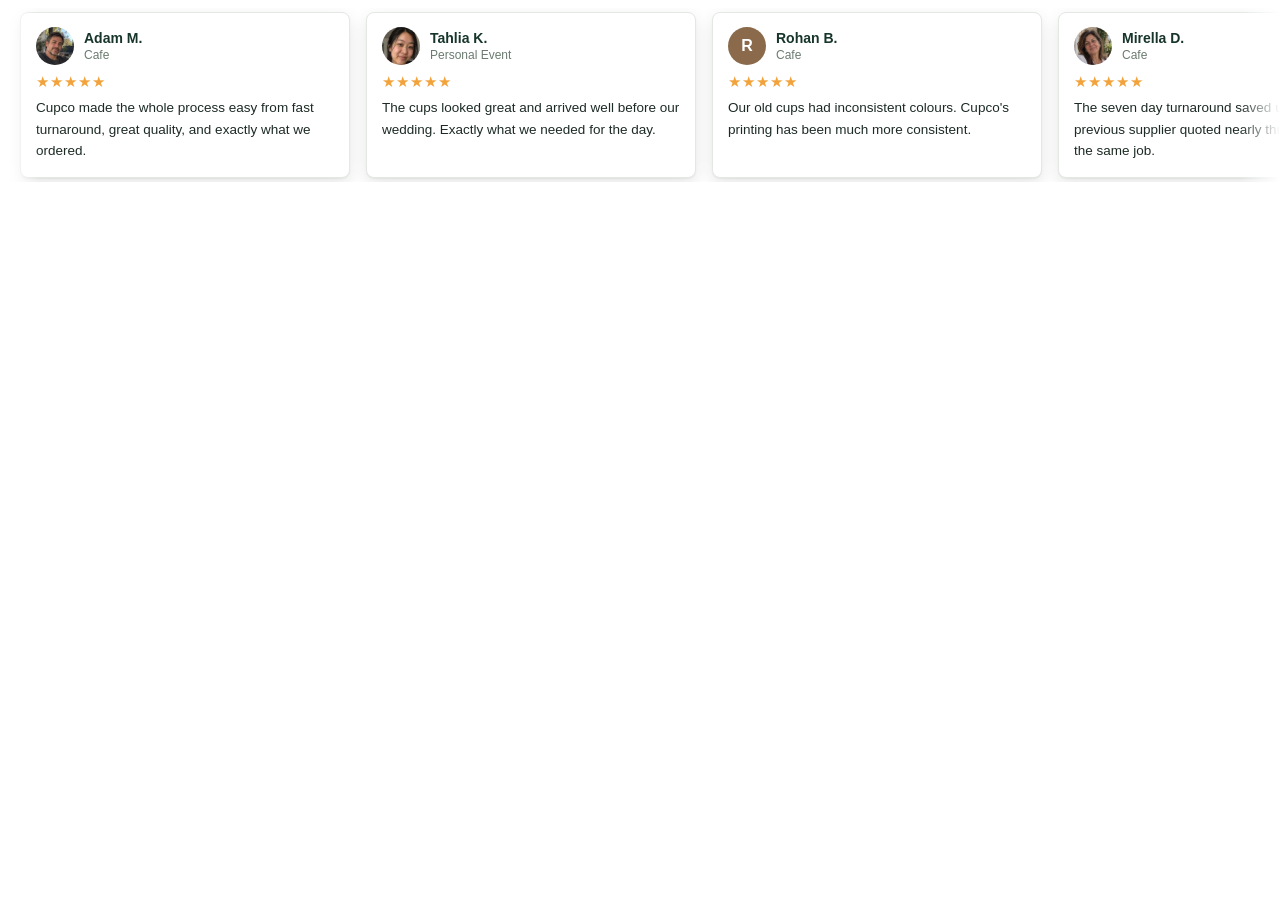
<file: reviews-with-photos.html>
<!DOCTYPE html>
<html lang="en">
<head>
<meta charset="utf-8">
<meta name="viewport" content="width=device-width, initial-scale=1">
<style>
/* ===================================================================
   CUPCO CUSTOMER REVIEWS — review-card strip
   Paste this whole file into a Wix "Embed HTML / iframe" element.

   >>> COLOURS AND FONTS ARE THE BLOCK BELOW. Change these only. <<<
   =================================================================== */
:root{
  --rev-bg:      transparent;  /* sits on whatever Wix section colour is behind it */
  --rev-card:    #FFFFFF;  /* review card */
  --rev-text:    #1D2B24;  /* review text */
  --rev-name:    #17352A;  /* reviewer name */
  --rev-sub:     #6B7B70;  /* the line under the name */
  --rev-border:  #E3E8E3;  /* card edge */
  --rev-star:    #F2A33C;  /* star colour — amber is what people read as a rating */

  --rev-font-body:  -apple-system, BlinkMacSystemFont, 'Segoe UI', Roboto, sans-serif;

  --rev-speed:   52s;      /* higher = slower */
  --rev-card-w:  clamp(260px, 78vw, 330px);
}

*{box-sizing:border-box}
html,body{margin:0;padding:0;background:var(--rev-bg)}
body{font-family:var(--rev-font-body);-webkit-font-smoothing:antialiased}

.rev{background:var(--rev-bg);padding:8px 0;overflow:hidden}


.rev-window{
  -webkit-mask-image:linear-gradient(to right,transparent,#000 40px,#000 calc(100% - 40px),transparent);
          mask-image:linear-gradient(to right,transparent,#000 40px,#000 calc(100% - 40px),transparent);
}
.rev-track{
  display:flex;gap:16px;width:max-content;padding:4px 20px;
  animation:rev-marquee var(--rev-speed) linear infinite;
}
.rev-window:hover .rev-track,
.rev-window:focus-within .rev-track{animation-play-state:paused}

.rev-card{
  flex:none;width:var(--rev-card-w);margin:0;
  background:var(--rev-card);border:1px solid var(--rev-border);
  border-radius:8px;padding:14px 15px 15px;
  box-shadow:0 1px 2px rgba(0,0,0,.06), 0 6px 18px rgba(0,0,0,.10);
}

.rev-head{display:flex;align-items:center;gap:10px;margin-bottom:9px}
.rev-avatar{
  flex:none;position:relative;overflow:hidden;
  width:38px;height:38px;border-radius:50%;
  display:flex;align-items:center;justify-content:center;
  color:#fff;font-weight:600;font-size:16px;line-height:1;
}
/* DEMO PHOTOS — a reviewer with a photo gets class "has-photo ph-<name>".
   The photo is a small face crop embedded below as a data URI, so this file
   stays one self-contained paste. The coloured initial stays in the markup
   (hidden behind the photo) as the fallback — a reviewer WITHOUT a photo
   (Rohan B. in this demo) just shows the initial, like Google does.
   To use a real photo/logo: swap the data URI for a hosted image URL.
   Each reviewer appears TWICE in the markup (the duplicate set keeps the
   scroll seamless) — update both copies or the face will change mid-loop. */
.rev-avatar.has-photo{
  color:transparent;
  background-size:cover;background-position:center;background-repeat:no-repeat;
}
.ph-adam{background-image:url([data-uri])}
.ph-tahlia{background-image:url([data-uri])}
.ph-mirella{background-image:url([data-uri])}
.ph-declan{background-image:url([data-uri])}
.ph-georgia{background-image:url([data-uri])}
.rev-who{min-width:0}
.rev-name{margin:0;font-size:14px;font-weight:600;color:var(--rev-name);line-height:1.3}
.rev-sub{margin:1px 0 0;font-size:12px;color:var(--rev-sub);line-height:1.3}

.rev-stars{margin:0 0 7px;line-height:1;letter-spacing:1px}
.rev-stars span{color:var(--rev-star);font-size:15px}

.rev-quote{
  margin:0;font-size:13.5px;line-height:1.6;color:var(--rev-text);
}

@keyframes rev-marquee{ from{transform:translateX(0)} to{transform:translateX(-50%)} }

@media (prefers-reduced-motion: reduce){
  .rev-track{animation:none;width:auto;overflow-x:auto;padding-bottom:10px}
  .rev-window{-webkit-mask-image:none;mask-image:none}
}
</style>
</head>
<body>

<section class="rev" aria-label="Customer reviews">
  <div class="rev-window">
    <div class="rev-track">
      <figure class="rev-card">
        <div class="rev-head">
          <span class="rev-avatar has-photo ph-adam" style="background-color:#C75F43">A</span>
          <div class="rev-who"><p class="rev-name">Adam M.</p><p class="rev-sub">Cafe</p></div>
        </div>
        <p class="rev-stars" aria-label="Rated 5 out of 5"><span>&#9733;</span><span>&#9733;</span><span>&#9733;</span><span>&#9733;</span><span>&#9733;</span></p>
        <blockquote class="rev-quote">Cupco made the whole process easy from fast turnaround, great quality, and exactly what we ordered.</blockquote>
      </figure>
      <figure class="rev-card">
        <div class="rev-head">
          <span class="rev-avatar has-photo ph-tahlia" style="background-color:#2E6B4F">T</span>
          <div class="rev-who"><p class="rev-name">Tahlia K.</p><p class="rev-sub">Personal Event</p></div>
        </div>
        <p class="rev-stars" aria-label="Rated 5 out of 5"><span>&#9733;</span><span>&#9733;</span><span>&#9733;</span><span>&#9733;</span><span>&#9733;</span></p>
        <blockquote class="rev-quote">The cups looked great and arrived well before our wedding. Exactly what we needed for the day.</blockquote>
      </figure>
      <figure class="rev-card">
        <div class="rev-head">
          <span class="rev-avatar" style="background-color:#8A6A4B">R</span>
          <div class="rev-who"><p class="rev-name">Rohan B.</p><p class="rev-sub">Cafe</p></div>
        </div>
        <p class="rev-stars" aria-label="Rated 5 out of 5"><span>&#9733;</span><span>&#9733;</span><span>&#9733;</span><span>&#9733;</span><span>&#9733;</span></p>
        <blockquote class="rev-quote">Our old cups had inconsistent colours. Cupco's printing has been much more consistent.</blockquote>
      </figure>
      <figure class="rev-card">
        <div class="rev-head">
          <span class="rev-avatar has-photo ph-mirella" style="background-color:#C75F43">M</span>
          <div class="rev-who"><p class="rev-name">Mirella D.</p><p class="rev-sub">Cafe</p></div>
        </div>
        <p class="rev-stars" aria-label="Rated 5 out of 5"><span>&#9733;</span><span>&#9733;</span><span>&#9733;</span><span>&#9733;</span><span>&#9733;</span></p>
        <blockquote class="rev-quote">The seven day turnaround saved us. Our previous supplier quoted nearly three months for the same job.</blockquote>
      </figure>
      <figure class="rev-card">
        <div class="rev-head">
          <span class="rev-avatar has-photo ph-declan" style="background-color:#2E6B4F">D</span>
          <div class="rev-who"><p class="rev-name">Declan M.</p><p class="rev-sub">Promotional Event</p></div>
        </div>
        <p class="rev-stars" aria-label="Rated 5 out of 5"><span>&#9733;</span><span>&#9733;</span><span>&#9733;</span><span>&#9733;</span><span>&#9733;</span></p>
        <blockquote class="rev-quote">We needed branded cups quickly for a launch. Cupco delivered on time and made the whole process easy.</blockquote>
      </figure>
      <figure class="rev-card">
        <div class="rev-head">
          <span class="rev-avatar has-photo ph-georgia" style="background-color:#8A6A4B">G</span>
          <div class="rev-who"><p class="rev-name">Georgia V.</p><p class="rev-sub">Cafe</p></div>
        </div>
        <p class="rev-stars" aria-label="Rated 5 out of 5"><span>&#9733;</span><span>&#9733;</span><span>&#9733;</span><span>&#9733;</span><span>&#9733;</span></p>
        <blockquote class="rev-quote">The low minimum order meant we could test our new branding without committing to a huge quantity.</blockquote>
      </figure>

      <!-- duplicate set keeps the loop seamless -->
      <figure class="rev-card" aria-hidden="true">
        <div class="rev-head">
          <span class="rev-avatar has-photo ph-adam" style="background-color:#C75F43">A</span>
          <div class="rev-who"><p class="rev-name">Adam M.</p><p class="rev-sub">Cafe</p></div>
        </div>
        <p class="rev-stars" aria-label="Rated 5 out of 5"><span>&#9733;</span><span>&#9733;</span><span>&#9733;</span><span>&#9733;</span><span>&#9733;</span></p>
        <blockquote class="rev-quote">Cupco made the whole process easy from fast turnaround, great quality, and exactly what we ordered.</blockquote>
      </figure>
      <figure class="rev-card" aria-hidden="true">
        <div class="rev-head">
          <span class="rev-avatar has-photo ph-tahlia" style="background-color:#2E6B4F">T</span>
          <div class="rev-who"><p class="rev-name">Tahlia K.</p><p class="rev-sub">Personal Event</p></div>
        </div>
        <p class="rev-stars" aria-label="Rated 5 out of 5"><span>&#9733;</span><span>&#9733;</span><span>&#9733;</span><span>&#9733;</span><span>&#9733;</span></p>
        <blockquote class="rev-quote">The cups looked great and arrived well before our wedding. Exactly what we needed for the day.</blockquote>
      </figure>
      <figure class="rev-card" aria-hidden="true">
        <div class="rev-head">
          <span class="rev-avatar" style="background-color:#8A6A4B">R</span>
          <div class="rev-who"><p class="rev-name">Rohan B.</p><p class="rev-sub">Cafe</p></div>
        </div>
        <p class="rev-stars" aria-label="Rated 5 out of 5"><span>&#9733;</span><span>&#9733;</span><span>&#9733;</span><span>&#9733;</span><span>&#9733;</span></p>
        <blockquote class="rev-quote">Our old cups had inconsistent colours. Cupco's printing has been much more consistent.</blockquote>
      </figure>
      <figure class="rev-card" aria-hidden="true">
        <div class="rev-head">
          <span class="rev-avatar has-photo ph-mirella" style="background-color:#C75F43">M</span>
          <div class="rev-who"><p class="rev-name">Mirella D.</p><p class="rev-sub">Cafe</p></div>
        </div>
        <p class="rev-stars" aria-label="Rated 5 out of 5"><span>&#9733;</span><span>&#9733;</span><span>&#9733;</span><span>&#9733;</span><span>&#9733;</span></p>
        <blockquote class="rev-quote">The seven day turnaround saved us. Our previous supplier quoted nearly three months for the same job.</blockquote>
      </figure>
      <figure class="rev-card" aria-hidden="true">
        <div class="rev-head">
          <span class="rev-avatar has-photo ph-declan" style="background-color:#2E6B4F">D</span>
          <div class="rev-who"><p class="rev-name">Declan M.</p><p class="rev-sub">Promotional Event</p></div>
        </div>
        <p class="rev-stars" aria-label="Rated 5 out of 5"><span>&#9733;</span><span>&#9733;</span><span>&#9733;</span><span>&#9733;</span><span>&#9733;</span></p>
        <blockquote class="rev-quote">We needed branded cups quickly for a launch. Cupco delivered on time and made the whole process easy.</blockquote>
      </figure>
      <figure class="rev-card" aria-hidden="true">
        <div class="rev-head">
          <span class="rev-avatar has-photo ph-georgia" style="background-color:#8A6A4B">G</span>
          <div class="rev-who"><p class="rev-name">Georgia V.</p><p class="rev-sub">Cafe</p></div>
        </div>
        <p class="rev-stars" aria-label="Rated 5 out of 5"><span>&#9733;</span><span>&#9733;</span><span>&#9733;</span><span>&#9733;</span><span>&#9733;</span></p>
        <blockquote class="rev-quote">The low minimum order meant we could test our new branding without committing to a huge quantity.</blockquote>
      </figure>
    </div>
  </div>
</section>

</body>
</html>
</file>
